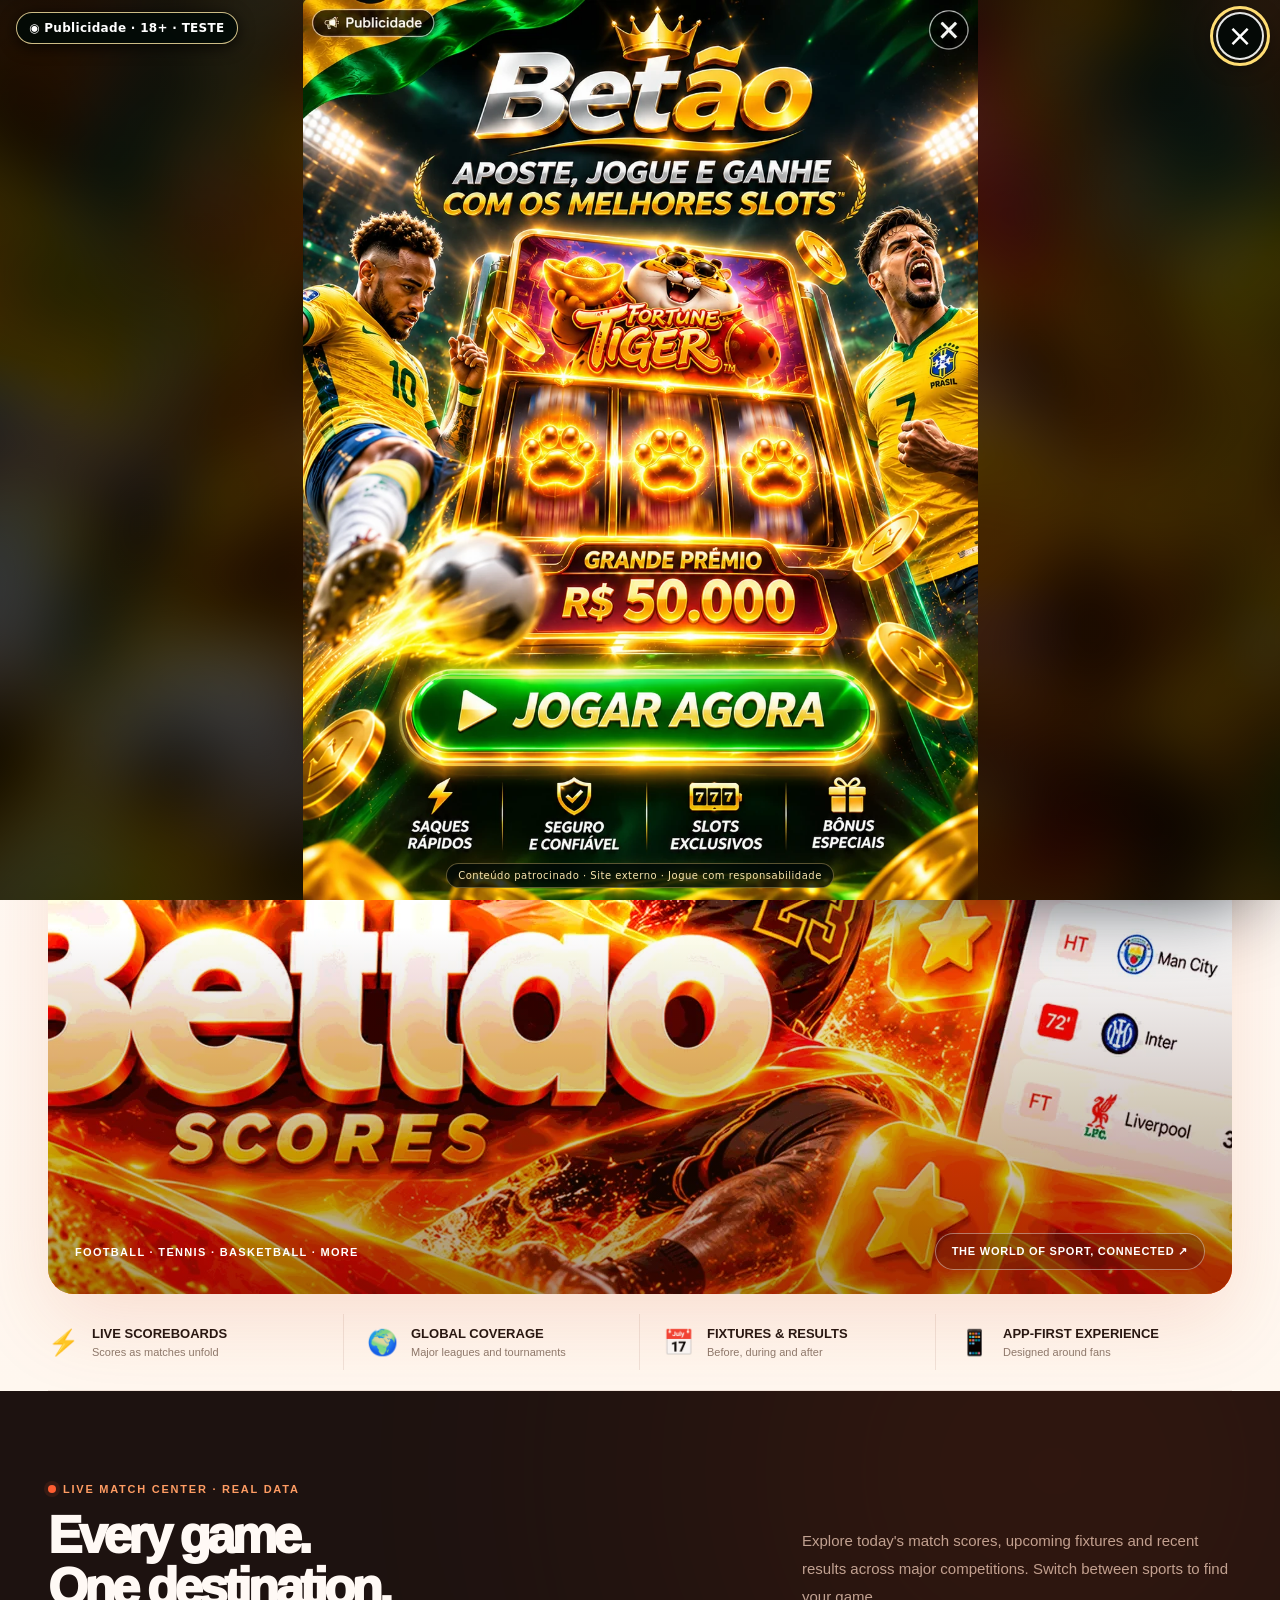
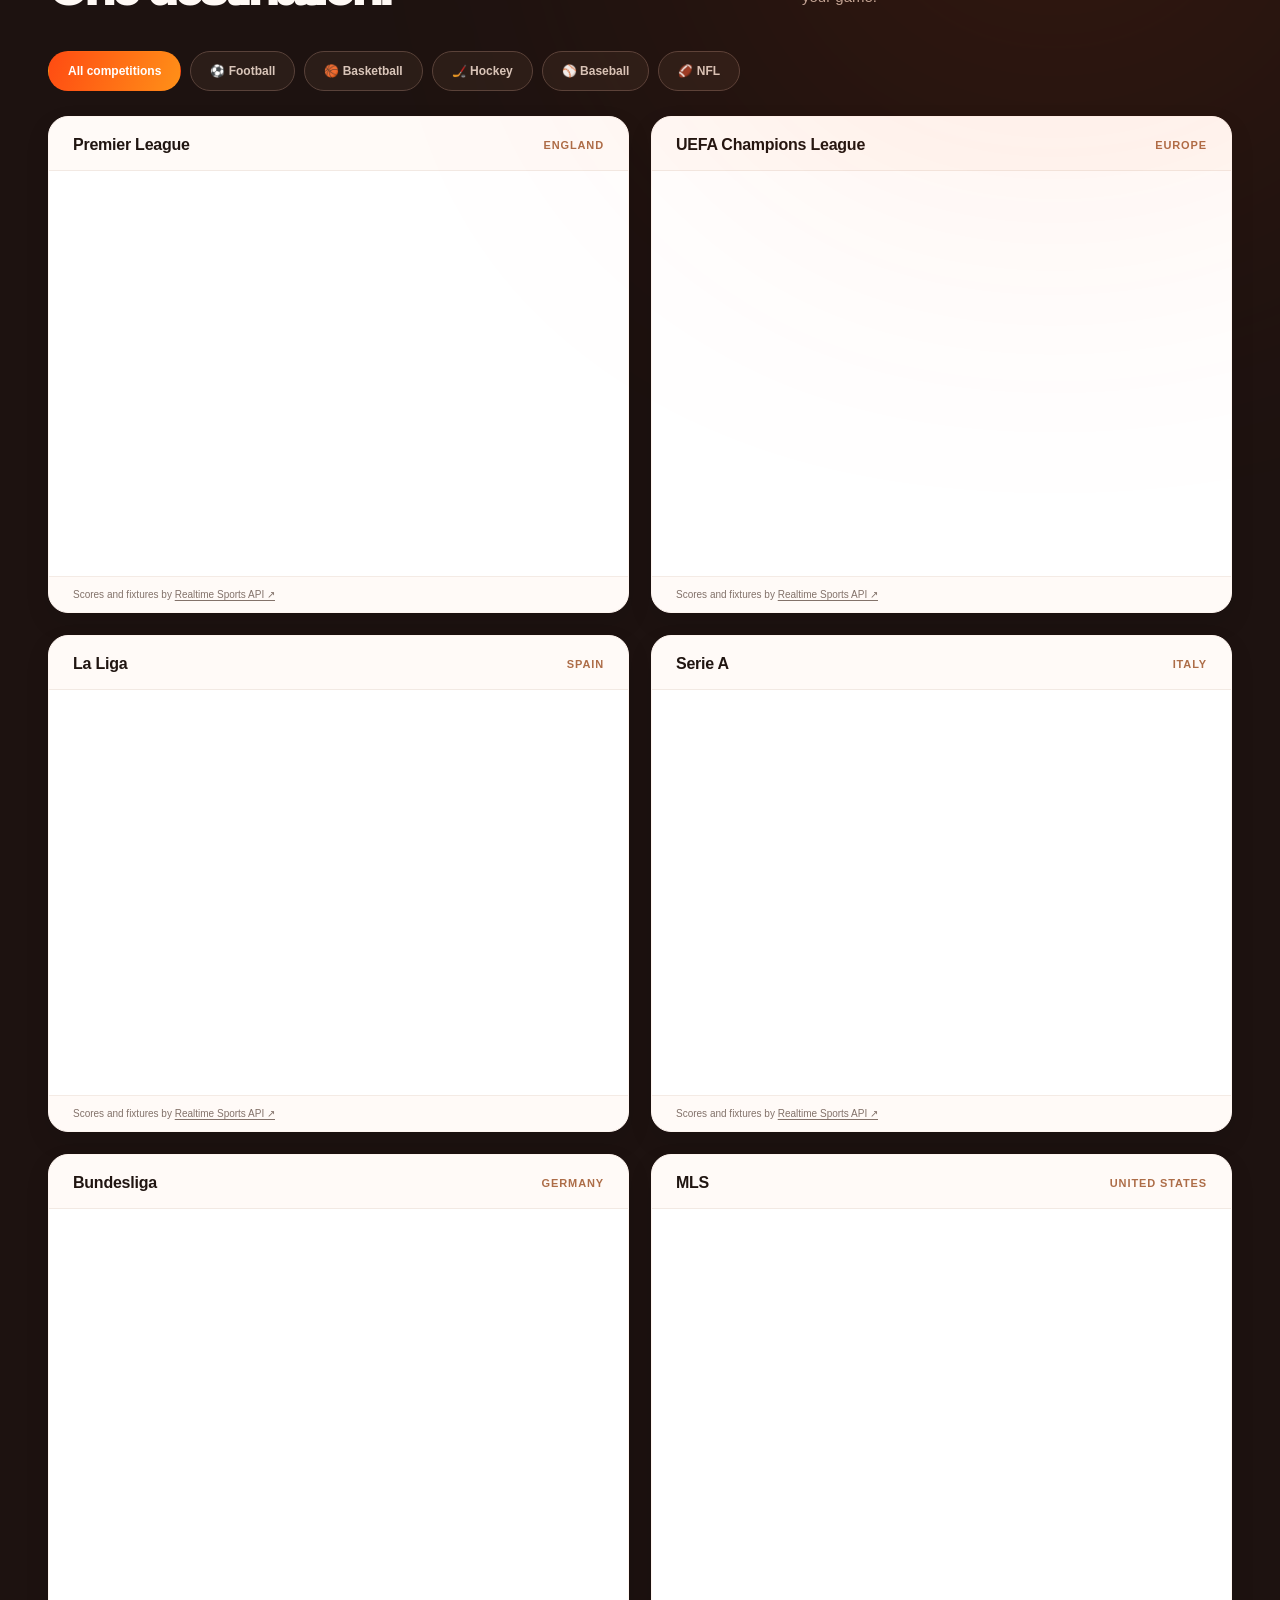
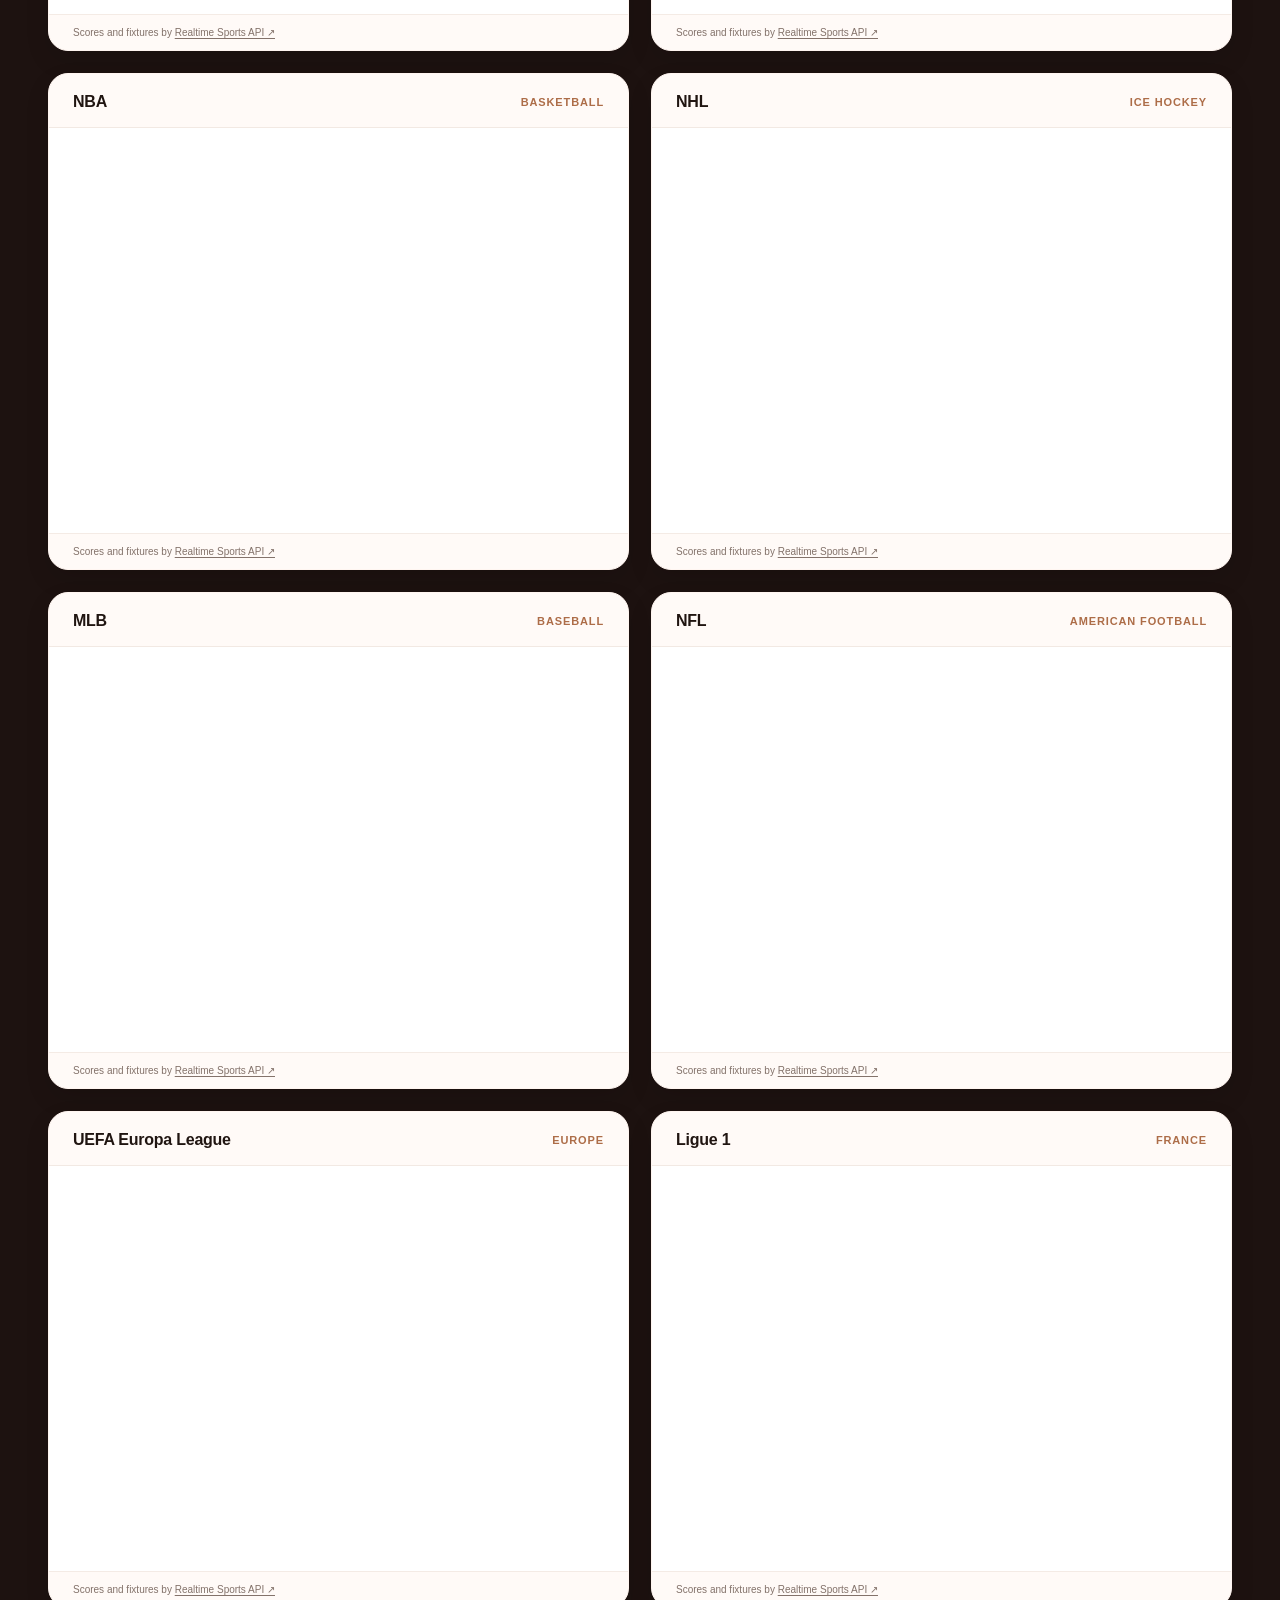
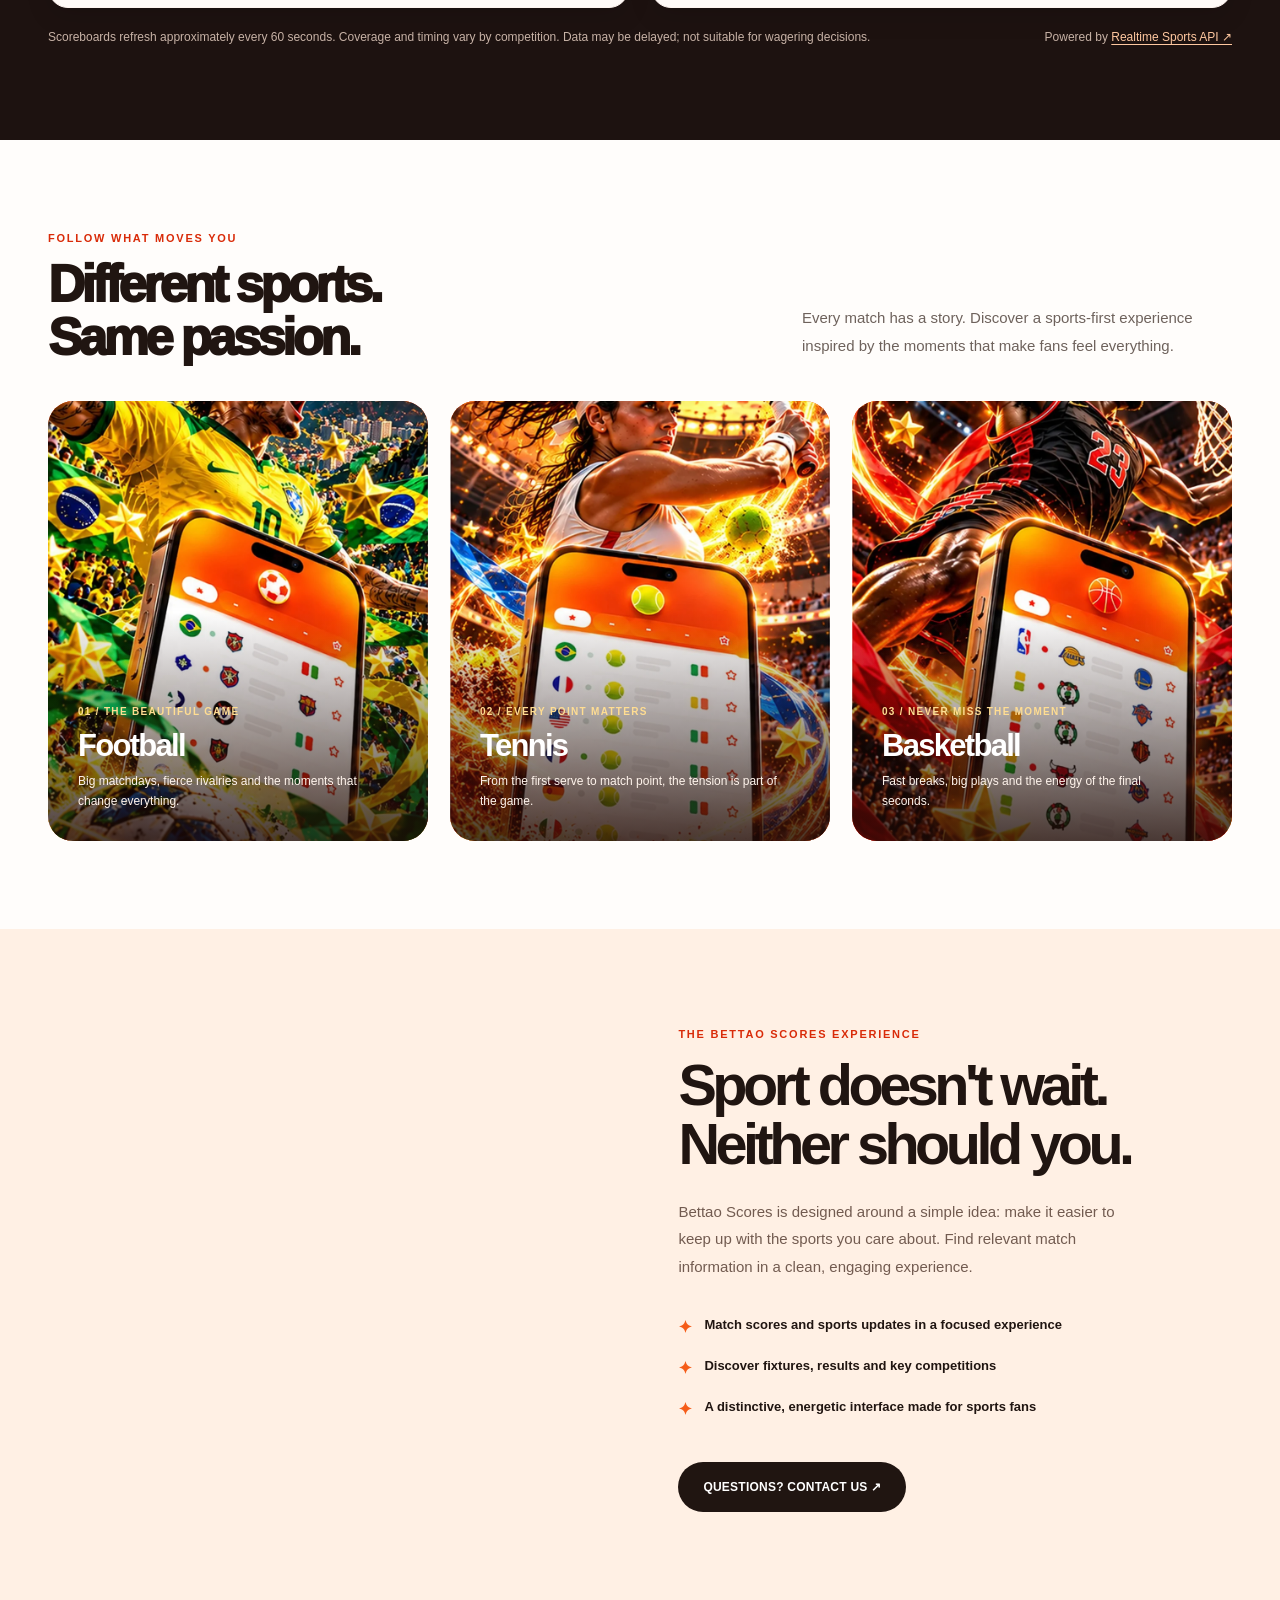
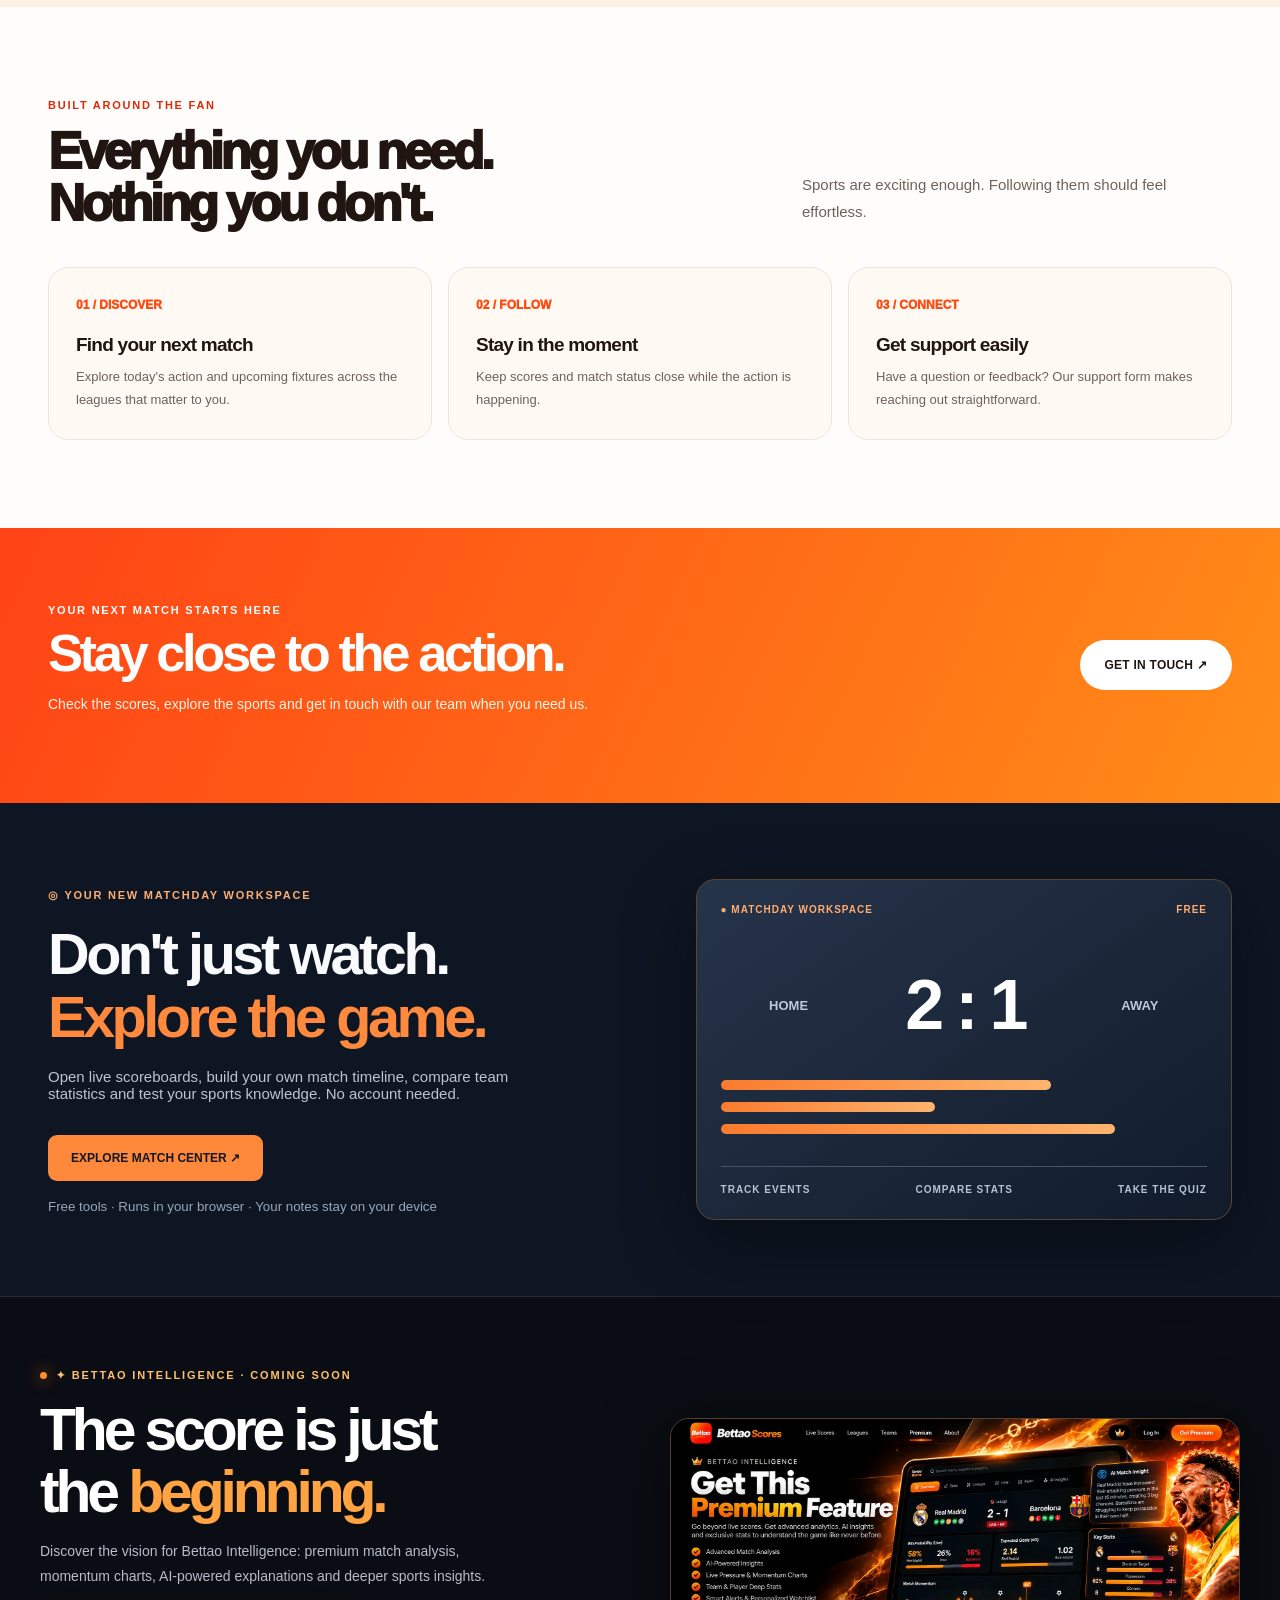
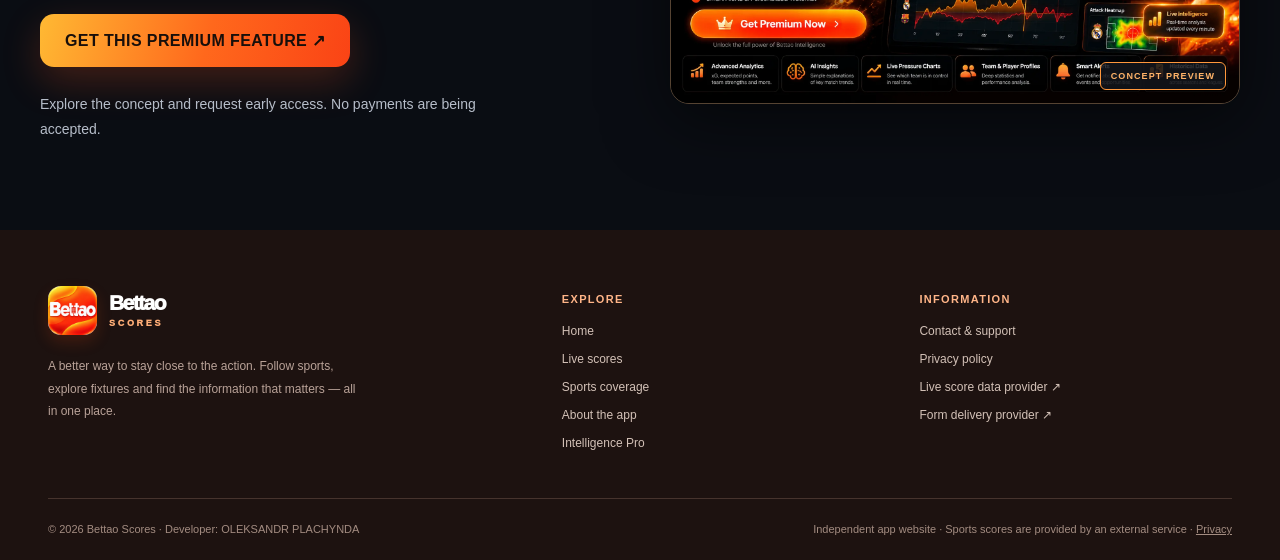
<file: index.html>
<!DOCTYPE html>

<html lang="en"><head><meta charset="utf-8"/><meta content="width=device-width, initial-scale=1" name="viewport"/><meta content="#fff8f2" name="theme-color"/><meta content="light" name="color-scheme"/><meta content="OLEKSANDR PLACHYNDA" name="author"/><link href="favicon.png" rel="icon" type="image/png"/><link href="apple-touch-icon.png" rel="apple-touch-icon"/><link href="styles.css" rel="stylesheet"/><script>document.documentElement.classList.add('js-ready')</script><script defer="" src="main.js"></script><title>Bettao Scores — Follow the Game. Feel Every Moment.</title><meta content="Bettao Scores sports app. Explore live football, basketball, hockey, baseball and NFL scoreboards, match results and upcoming fixtures." name="description"/><meta content="Bettao Scores — Follow the Game. Feel Every Moment." property="og:title"/><meta content="Bettao Scores sports app. Explore live football, basketball, hockey, baseball and NFL scoreboards, match results and upcoming fixtures." property="og:description"/><meta content="hero-banner.webp" property="og:image"/><meta content="website" property="og:type"/><link href="premium.css" rel="stylesheet"/><link href="match-center.css" rel="stylesheet"/></head><body><div class="topbar"><div class="shell"><span><span class="spark">✦</span> THE GAME NEVER STOPS. NEITHER DO WE.</span><span class="topbar-right">BETTAO SCORES · SPORTS, IN REAL TIME</span></div></div><header class="header"><div class="shell header-inner"><a aria-label="Bettao Scores homepage" class="brand" href="index.html"><img alt="" height="49" src="app-icon.webp" width="49"/><span class="brand-word">Bettao<small>SCORES</small></span></a><nav aria-label="Main navigation" class="nav" id="site-nav"><a aria-current="page" href="index.html">Home</a><a href="index.html#live">Live scores</a><a href="index.html#sports">Sports</a><a href="match-center.html">◎ Match Center</a><a href="premium.html">✦ Intelligence Pro</a><a href="contact.html">Support</a><a href="privacy.html">Privacy</a></nav><a class="header-action" href="contact.html">CONTACT SUPPORT ↗</a><button aria-controls="site-nav" aria-expanded="false" aria-label="Open navigation" class="menu-toggle" type="button">☰</button></div></header><main><section class="hero"><div class="shell"><div class="hero-heading"><div><span class="eyebrow orange">BETTAO SCORES · BUILT FOR THE MOMENT</span><h1>All the action.<br/><em>Right here.</em></h1></div><div class="hero-side"><p>From the first whistle to the final point. A home for sports fans who want to stay connected to every moment.</p><a class="button hot" href="#live">EXPLORE LIVE SCORES <span aria-hidden="true">↗</span></a></div></div></div><div class="wide"><div class="hero-visual"><picture><source media="(max-width: 580px)" srcset="football-art.webp"/><img alt="Bettao Scores sports app promotional artwork featuring football, tennis, basketball and a phone interface" fetchpriority="high" height="877" src="hero-banner.webp" width="2048"/></picture><div class="hero-visual-footer"><span>FOOTBALL · TENNIS · BASKETBALL · MORE</span><strong>THE WORLD OF SPORT, CONNECTED ↗</strong></div></div></div><div class="shell metric-strip"><div class="metric"><span class="metric-icon">⚡</span><div><strong>LIVE SCOREBOARDS</strong><span>Scores as matches unfold</span></div></div><div class="metric"><span class="metric-icon">🌍</span><div><strong>GLOBAL COVERAGE</strong><span>Major leagues and tournaments</span></div></div><div class="metric"><span class="metric-icon">📅</span><div><strong>FIXTURES &amp; RESULTS</strong><span>Before, during and after</span></div></div><div class="metric"><span class="metric-icon">📱</span><div><strong>APP-FIRST EXPERIENCE</strong><span>Designed around fans</span></div></div></div></section><section class="score-section" id="live"><div class="wide"><div class="section-heading"><div><span class="eyebrow" style="color:#ff9c63"><span class="live-dot"></span>LIVE MATCH CENTER · REAL DATA</span><h2>Every game.<br/>One destination.</h2></div><p>Explore today's match scores, upcoming fixtures and recent results across major competitions. Switch between sports to find your game.</p></div><div aria-label="Filter scoreboards by sport" class="score-toolbar" role="group"><button aria-pressed="true" class="score-filter" data-sport-filter="all" type="button">All competitions</button><button aria-pressed="false" class="score-filter" data-sport-filter="football" type="button">⚽ Football</button><button aria-pressed="false" class="score-filter" data-sport-filter="basketball" type="button">🏀 Basketball</button><button aria-pressed="false" class="score-filter" data-sport-filter="hockey" type="button">🏒 Hockey</button><button aria-pressed="false" class="score-filter" data-sport-filter="baseball" type="button">⚾ Baseball</button><button aria-pressed="false" class="score-filter" data-sport-filter="football-us" type="button">🏈 NFL</button></div><div class="score-grid"><article class="score-card" data-sport-card="football"><div class="score-card-head"><strong>Premier League</strong><span>ENGLAND</span></div><iframe loading="lazy" referrerpolicy="strict-origin-when-cross-origin" src="https://www.realtimesportsapi.com/embed/scoreboard/premier-league" title="Premier League live scores, results and fixtures by Realtime Sports API"></iframe><div class="provider-note">Scores and fixtures by <a href="https://www.realtimesportsapi.com/widgets" rel="noopener noreferrer" target="_blank">Realtime Sports API ↗</a></div></article><article class="score-card" data-sport-card="football"><div class="score-card-head"><strong>UEFA Champions League</strong><span>EUROPE</span></div><iframe loading="lazy" referrerpolicy="strict-origin-when-cross-origin" src="https://www.realtimesportsapi.com/embed/scoreboard/champions-league" title="UEFA Champions League live scores, results and fixtures by Realtime Sports API"></iframe><div class="provider-note">Scores and fixtures by <a href="https://www.realtimesportsapi.com/widgets" rel="noopener noreferrer" target="_blank">Realtime Sports API ↗</a></div></article><article class="score-card" data-sport-card="football"><div class="score-card-head"><strong>La Liga</strong><span>SPAIN</span></div><iframe loading="lazy" referrerpolicy="strict-origin-when-cross-origin" src="https://www.realtimesportsapi.com/embed/scoreboard/la-liga" title="La Liga live scores, results and fixtures by Realtime Sports API"></iframe><div class="provider-note">Scores and fixtures by <a href="https://www.realtimesportsapi.com/widgets" rel="noopener noreferrer" target="_blank">Realtime Sports API ↗</a></div></article><article class="score-card" data-sport-card="football"><div class="score-card-head"><strong>Serie A</strong><span>ITALY</span></div><iframe loading="lazy" referrerpolicy="strict-origin-when-cross-origin" src="https://www.realtimesportsapi.com/embed/scoreboard/serie-a" title="Serie A live scores, results and fixtures by Realtime Sports API"></iframe><div class="provider-note">Scores and fixtures by <a href="https://www.realtimesportsapi.com/widgets" rel="noopener noreferrer" target="_blank">Realtime Sports API ↗</a></div></article><article class="score-card" data-sport-card="football"><div class="score-card-head"><strong>Bundesliga</strong><span>GERMANY</span></div><iframe loading="lazy" referrerpolicy="strict-origin-when-cross-origin" src="https://www.realtimesportsapi.com/embed/scoreboard/bundesliga" title="Bundesliga live scores, results and fixtures by Realtime Sports API"></iframe><div class="provider-note">Scores and fixtures by <a href="https://www.realtimesportsapi.com/widgets" rel="noopener noreferrer" target="_blank">Realtime Sports API ↗</a></div></article><article class="score-card" data-sport-card="football"><div class="score-card-head"><strong>MLS</strong><span>UNITED STATES</span></div><iframe loading="lazy" referrerpolicy="strict-origin-when-cross-origin" src="https://www.realtimesportsapi.com/embed/scoreboard/mls" title="MLS live scores, results and fixtures by Realtime Sports API"></iframe><div class="provider-note">Scores and fixtures by <a href="https://www.realtimesportsapi.com/widgets" rel="noopener noreferrer" target="_blank">Realtime Sports API ↗</a></div></article><article class="score-card" data-sport-card="basketball"><div class="score-card-head"><strong>NBA</strong><span>BASKETBALL</span></div><iframe loading="lazy" referrerpolicy="strict-origin-when-cross-origin" src="https://www.realtimesportsapi.com/embed/scoreboard/nba" title="NBA live scores, results and fixtures by Realtime Sports API"></iframe><div class="provider-note">Scores and fixtures by <a href="https://www.realtimesportsapi.com/widgets" rel="noopener noreferrer" target="_blank">Realtime Sports API ↗</a></div></article><article class="score-card" data-sport-card="hockey"><div class="score-card-head"><strong>NHL</strong><span>ICE HOCKEY</span></div><iframe loading="lazy" referrerpolicy="strict-origin-when-cross-origin" src="https://www.realtimesportsapi.com/embed/scoreboard/nhl" title="NHL live scores, results and fixtures by Realtime Sports API"></iframe><div class="provider-note">Scores and fixtures by <a href="https://www.realtimesportsapi.com/widgets" rel="noopener noreferrer" target="_blank">Realtime Sports API ↗</a></div></article><article class="score-card" data-sport-card="baseball"><div class="score-card-head"><strong>MLB</strong><span>BASEBALL</span></div><iframe loading="lazy" referrerpolicy="strict-origin-when-cross-origin" src="https://www.realtimesportsapi.com/embed/scoreboard/mlb" title="MLB live scores, results and fixtures by Realtime Sports API"></iframe><div class="provider-note">Scores and fixtures by <a href="https://www.realtimesportsapi.com/widgets" rel="noopener noreferrer" target="_blank">Realtime Sports API ↗</a></div></article><article class="score-card" data-sport-card="football-us"><div class="score-card-head"><strong>NFL</strong><span>AMERICAN FOOTBALL</span></div><iframe loading="lazy" referrerpolicy="strict-origin-when-cross-origin" src="https://www.realtimesportsapi.com/embed/scoreboard/nfl" title="NFL live scores, results and fixtures by Realtime Sports API"></iframe><div class="provider-note">Scores and fixtures by <a href="https://www.realtimesportsapi.com/widgets" rel="noopener noreferrer" target="_blank">Realtime Sports API ↗</a></div></article><article class="score-card" data-sport-card="football"><div class="score-card-head"><strong>UEFA Europa League</strong><span>EUROPE</span></div><iframe loading="lazy" referrerpolicy="strict-origin-when-cross-origin" src="https://www.realtimesportsapi.com/embed/scoreboard/europa-league" title="UEFA Europa League live scores, results and fixtures by Realtime Sports API"></iframe><div class="provider-note">Scores and fixtures by <a href="https://www.realtimesportsapi.com/widgets" rel="noopener noreferrer" target="_blank">Realtime Sports API ↗</a></div></article><article class="score-card" data-sport-card="football"><div class="score-card-head"><strong>Ligue 1</strong><span>FRANCE</span></div><iframe loading="lazy" referrerpolicy="strict-origin-when-cross-origin" src="https://www.realtimesportsapi.com/embed/scoreboard/ligue-1" title="Ligue 1 live scores, results and fixtures by Realtime Sports API"></iframe><div class="provider-note">Scores and fixtures by <a href="https://www.realtimesportsapi.com/widgets" rel="noopener noreferrer" target="_blank">Realtime Sports API ↗</a></div></article></div><div class="score-bottom"><span>Scoreboards refresh approximately every 60 seconds. Coverage and timing vary by competition. Data may be delayed; not suitable for wagering decisions.</span><span>Powered by <a href="https://www.realtimesportsapi.com/widgets" rel="noopener noreferrer" target="_blank">Realtime Sports API ↗</a></span></div></div></section><section class="section" id="sports"><div class="shell"><div class="section-heading"><div><span class="eyebrow orange">FOLLOW WHAT MOVES YOU</span><h2>Different sports.<br/>Same passion.</h2></div><p>Every match has a story. Discover a sports-first experience inspired by the moments that make fans feel everything.</p></div><div class="category-grid"><article class="category-card reveal"><img alt="Football-inspired Bettao Scores promotional art" loading="lazy" src="football-art.webp"/><div class="category-card-content"><span class="tag">01 / THE BEAUTIFUL GAME</span><h3>Football</h3><p>Big matchdays, fierce rivalries and the moments that change everything.</p></div></article><article class="category-card reveal"><img alt="Tennis-inspired Bettao Scores promotional art" loading="lazy" src="tennis-art.webp"/><div class="category-card-content"><span class="tag">02 / EVERY POINT MATTERS</span><h3>Tennis</h3><p>From the first serve to match point, the tension is part of the game.</p></div></article><article class="category-card reveal"><img alt="Basketball-inspired Bettao Scores promotional art" loading="lazy" src="basketball-art.webp"/><div class="category-card-content"><span class="tag">03 / NEVER MISS THE MOMENT</span><h3>Basketball</h3><p>Fast breaks, big plays and the energy of the final seconds.</p></div></article></div></div></section><section class="product-band" id="about"><div class="shell product-grid"><div class="product-visual reveal"><img alt="Bettao Scores promotional artwork showing a multi-sport app experience" loading="lazy" src="sports-art.webp"/></div><div class="product-copy"><span class="eyebrow orange">THE BETTAO SCORES EXPERIENCE</span><h2>Sport doesn't wait.<br/>Neither should you.</h2><p>Bettao Scores is designed around a simple idea: make it easier to keep up with the sports you care about. Find relevant match information in a clean, engaging experience.</p><ul class="feature-list"><li><span>✦</span> Match scores and sports updates in a focused experience</li><li><span>✦</span> Discover fixtures, results and key competitions</li><li><span>✦</span> A distinctive, energetic interface made for sports fans</li></ul><a class="button primary" href="contact.html">QUESTIONS? CONTACT US ↗</a></div></div></section><section class="section"><div class="shell"><div class="section-heading"><div><span class="eyebrow orange">BUILT AROUND THE FAN</span><h2>Everything you need.<br/>Nothing you don't.</h2></div><p>Sports are exciting enough. Following them should feel effortless.</p></div><div class="info-tiles"><div class="info-tile"><span class="number">01 / DISCOVER</span><h3>Find your next match</h3><p>Explore today's action and upcoming fixtures across the leagues that matter to you.</p></div><div class="info-tile"><span class="number">02 / FOLLOW</span><h3>Stay in the moment</h3><p>Keep scores and match status close while the action is happening.</p></div><div class="info-tile"><span class="number">03 / CONNECT</span><h3>Get support easily</h3><p>Have a question or feedback? Our support form makes reaching out straightforward.</p></div></div></div></section><section class="cta-band"><div class="shell cta-inner"><div><span class="eyebrow">YOUR NEXT MATCH STARTS HERE</span><h2>Stay close to the action.</h2><p>Check the scores, explore the sports and get in touch with our team when you need us.</p></div><a class="button white" href="contact.html">GET IN TOUCH ↗</a></div></section><section aria-labelledby="mc-home-title" class="mc-home-feature"><div class="shell mc-home-inner"><div><span class="mc-home-kicker">◎ YOUR NEW MATCHDAY WORKSPACE</span><h2 id="mc-home-title">Don't just watch.<br/><em>Explore the game.</em></h2><p>Open live scoreboards, build your own match timeline, compare team statistics and test your sports knowledge. No account needed.</p><a class="mc-home-button" href="match-center.html">EXPLORE MATCH CENTER ↗</a><small>Free tools · Runs in your browser · Your notes stay on your device</small></div><div aria-hidden="true" class="mc-home-visual"><div class="mc-v-top"><span>● MATCHDAY WORKSPACE</span><span>FREE</span></div><div class="mc-v-teams"><span>HOME</span><strong>2 : 1</strong><span>AWAY</span></div><div class="mc-v-bars"><i style="width:68%"></i><i style="width:44%"></i><i style="width:81%"></i></div><div class="mc-v-footer"><span>TRACK EVENTS</span><span>COMPARE STATS</span><span>TAKE THE QUIZ</span></div></div></div></section><section aria-labelledby="intelligence-heading" class="pro-home-teaser"><div class="pro-wrap pro-home-grid"><div><span class="pro-kicker">✦ Bettao Intelligence · Coming soon</span><h2 id="intelligence-heading">The score is just<br/>the <em>beginning.</em></h2><p>Discover the vision for Bettao Intelligence: premium match analysis, momentum charts, AI-powered explanations and deeper sports insights.</p><div class="pro-actions"><a class="pro-button" href="premium.html">GET THIS PREMIUM FEATURE ↗</a></div><p class="pro-fine">Explore the concept and request early access. No payments are being accepted.</p></div><a aria-label="Explore Bettao Intelligence concept" class="pro-home-image" href="premium.html"><img alt="Illustrative concept of a premium sports analytics interface" height="1024" loading="lazy" src="premium-preview.webp" width="1728"/></a></div></section></main><footer class="footer"><div class="shell"><div class="footer-grid"><div><a class="brand" href="index.html"><img alt="" height="49" src="app-icon.webp" width="49"/><span class="brand-word">Bettao<small>SCORES</small></span></a><p class="footer-desc">A better way to stay close to the action. Follow sports, explore fixtures and find the information that matters — all in one place.</p></div><div><h4>Explore</h4><div class="footer-links"><a href="index.html">Home</a><a href="index.html#live">Live scores</a><a href="index.html#sports">Sports coverage</a><a href="index.html#about">About the app</a><a href="premium.html">Intelligence Pro</a></div></div><div><h4>Information</h4><div class="footer-links"><a href="contact.html">Contact &amp; support</a><a href="privacy.html">Privacy policy</a><a href="https://www.realtimesportsapi.com/widgets" rel="noopener noreferrer" target="_blank">Live score data provider ↗</a><a href="https://formspree.io/" rel="noopener noreferrer" target="_blank">Form delivery provider ↗</a></div></div></div><div class="footer-bottom"><span>© 2026 Bettao Scores · Developer: OLEKSANDR PLACHYNDA</span><span>Independent app website · Sports scores are provided by an external service · <a href="privacy.html">Privacy</a></span></div></div></footer><aside aria-label="Discover Bettao Match Center" class="mc-float mc-float-premium" hidden id="mc-float" role="complementary">
  <button aria-label="Close Match Center promotion" class="mc-float-close" id="mc-float-close" type="button">×</button>
  <div class="mc-float-art" aria-hidden="true"><div class="mc-float-orbit orbit-one"></div><div class="mc-float-orbit orbit-two"></div><div class="mc-float-core"><span class="mc-float-core-ball">⚽</span></div><span class="mc-float-art-star star-one">✦</span><span class="mc-float-art-star star-two">✧</span></div>
  <div class="mc-float-content">
    <div class="mc-float-topline"><span class="mc-float-live-dot"></span><span data-promo-i18n="eyebrow">FREE · MATCH INTELLIGENCE</span></div>
    <h2 data-promo-i18n="headline">Go beyond<br><em>the score.</em></h2>
    <p data-promo-i18n="description">Explore win probabilities, team form and interactive match insights.</p>
    <div class="mc-float-points"><span data-promo-i18n="point1">◈ Model insights</span><span data-promo-i18n="point2">↻ Team comparisons</span></div>
    <a class="mc-float-cta" href="match-center.html" data-promo-cta><span data-promo-i18n="cta">EXPLORE MATCH CENTER</span><span aria-hidden="true" class="mc-float-cta-arrow">↗</span></a>
    <div class="mc-float-micro" data-promo-i18n="footnote">Free to explore · No signup</div>
  </div>
</aside><link rel="stylesheet" href="bettao-visuals.css?v=11"><link rel="stylesheet" href="match-center-promo-premium.css?v=11"><script defer src="bettao-visuals.js?v=11"></script><script defer src="match-center-promo.js?v=11"></script>
<!-- BETÃO SPONSORED VIDEO TAKEOVER v13 — TEST REPOSITORY: full-screen on every fresh load, any country. -->
<div class="bta-ad" id="bta-geo-ad" role="dialog" aria-modal="true" aria-label="Publicidade Betão" hidden>
  <div class="bta-ad__stage">
    <div class="bta-ad__visual">
      <img class="bta-ad__fallback" src="betao-premium-ad-poster.webp" alt="" aria-hidden="true" />
      <video class="bta-ad__video" muted autoplay loop playsinline webkit-playsinline preload="metadata" poster="betao-premium-ad-poster.webp" aria-hidden="true"><source src="betao-premium-ad.mp4" type="video/mp4"></video>
      <a class="bta-ad__click" href="#" data-bta-link aria-label="JOGAR AGORA — abrir site do anunciante Betão"><span class="bta-ad__cta-hit" aria-hidden="true"></span></a>
    </div>
  </div>
  <div class="bta-ad__top"><span class="bta-ad__label">◉ Publicidade · 18+</span><button type="button" class="bta-ad__close" data-bta-close aria-label="Fechar publicidade">×</button></div>
  <div class="bta-ad__foot"><span>Conteúdo patrocinado · Site externo · Jogue com responsabilidade</span></div>
</div>
<link rel="stylesheet" href="geo-ad.css?v=13-clickfix1" />
<script defer src="geo-ad-config.js?v=13-clickfix1"></script>
<script defer src="geo-ad.js?v=13-clickfix1"></script>
</body></html>
</file>
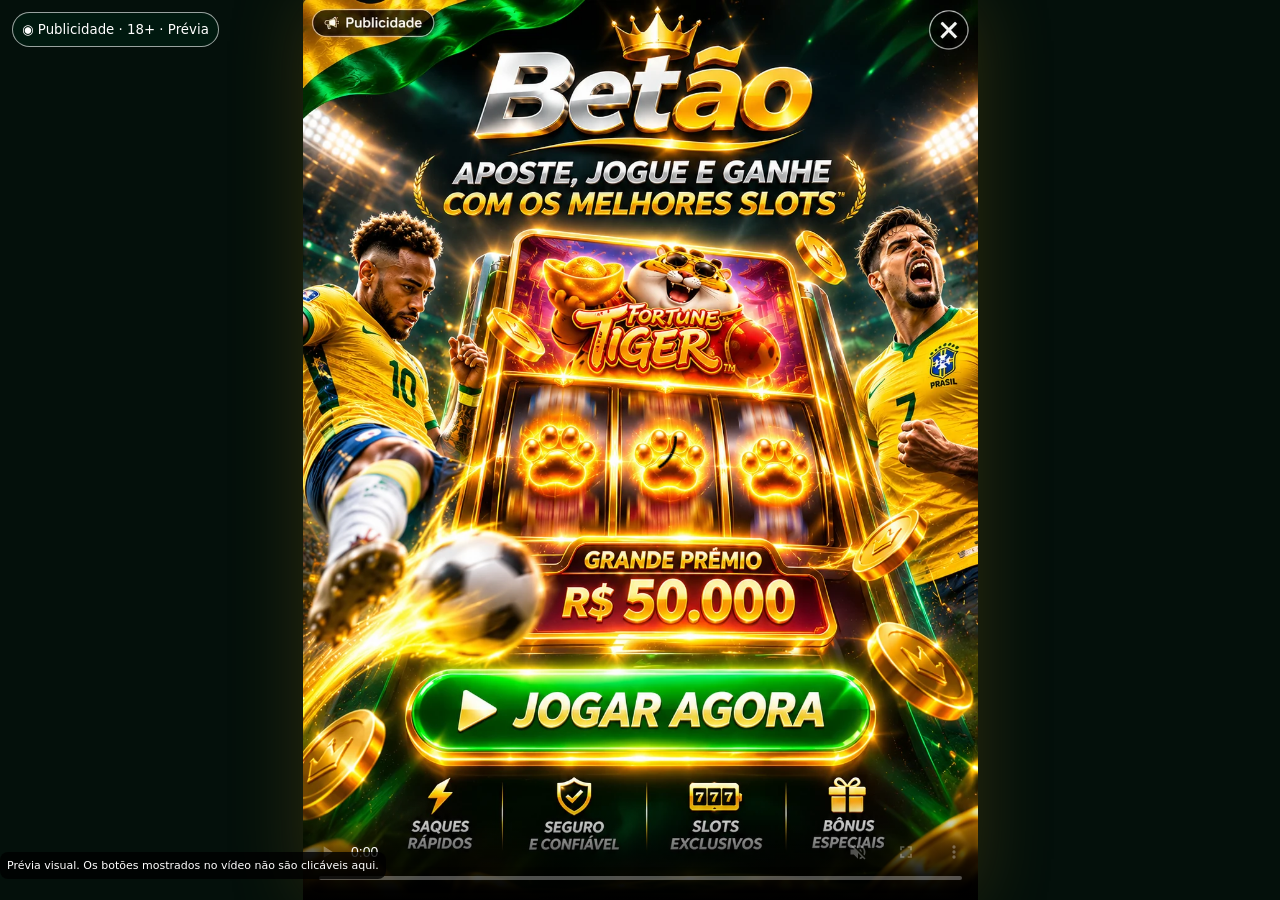
<file: BETAO_AD_PREVIEW.html>
<!doctype html><html lang="pt-BR"><head><meta charset="utf-8"><meta name="viewport" content="width=device-width,initial-scale=1,viewport-fit=cover"><title>Prévia BETÃO — vídeo publicitário</title><style>html,body{margin:0;background:#04100b;color:#fff;font-family:system-ui;height:100%}main{min-height:100dvh;display:grid;place-items:center}video{display:block;width:min(100vw,75dvh);max-height:100dvh;object-fit:contain;box-shadow:0 0 70px #a87c183f}small{position:fixed;top:12px;left:12px;background:#001b11dc;border:1px solid #fff9;border-radius:20px;padding:9px;z-index:3}p{position:fixed;bottom:10px;background:#000c;padding:7px;border-radius:8px;font-size:11px;text-align:center}</style></head><body><small>◉ Publicidade · 18+ · Prévia</small><main><video src="betao-premium-ad.mp4" poster="betao-premium-ad-poster.webp" muted autoplay playsinline loop controls></video></main><p>Prévia visual. Os botões mostrados no vídeo não são clicáveis aqui.</p></body></html>
</file>
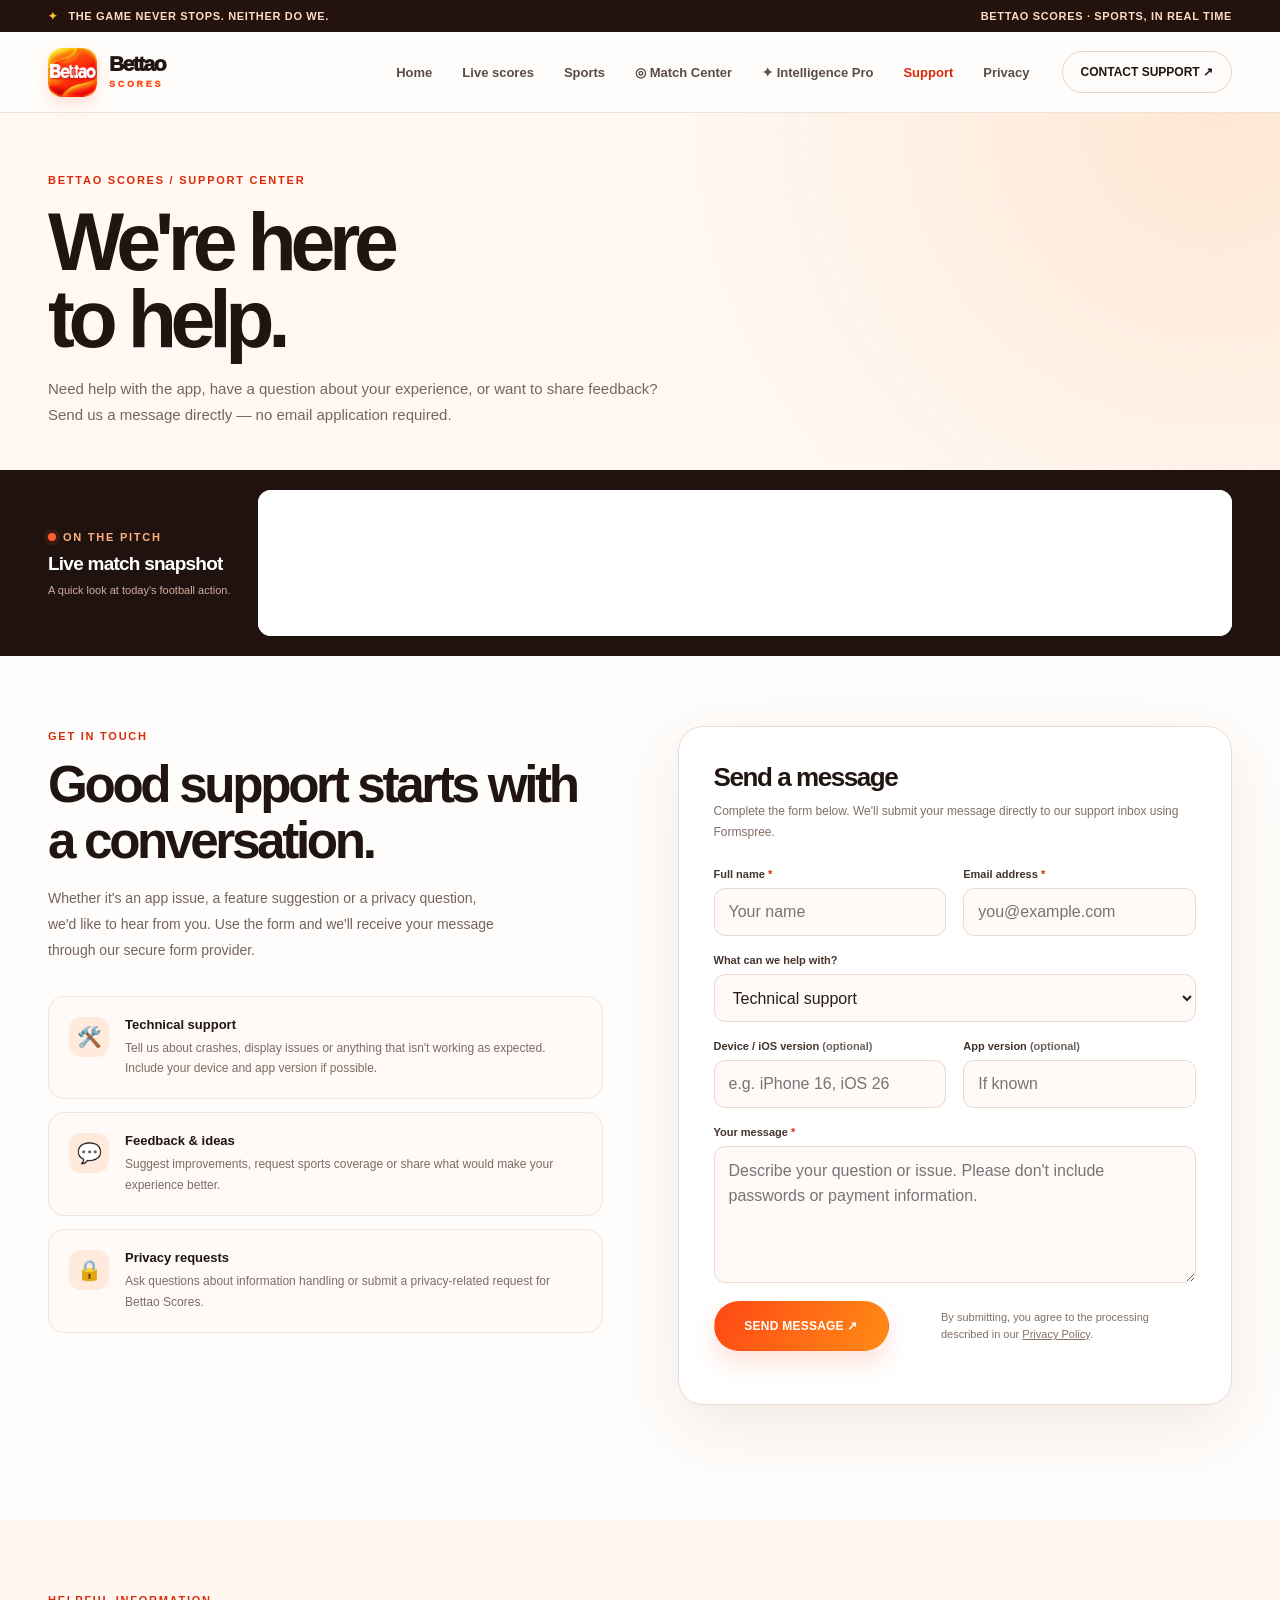
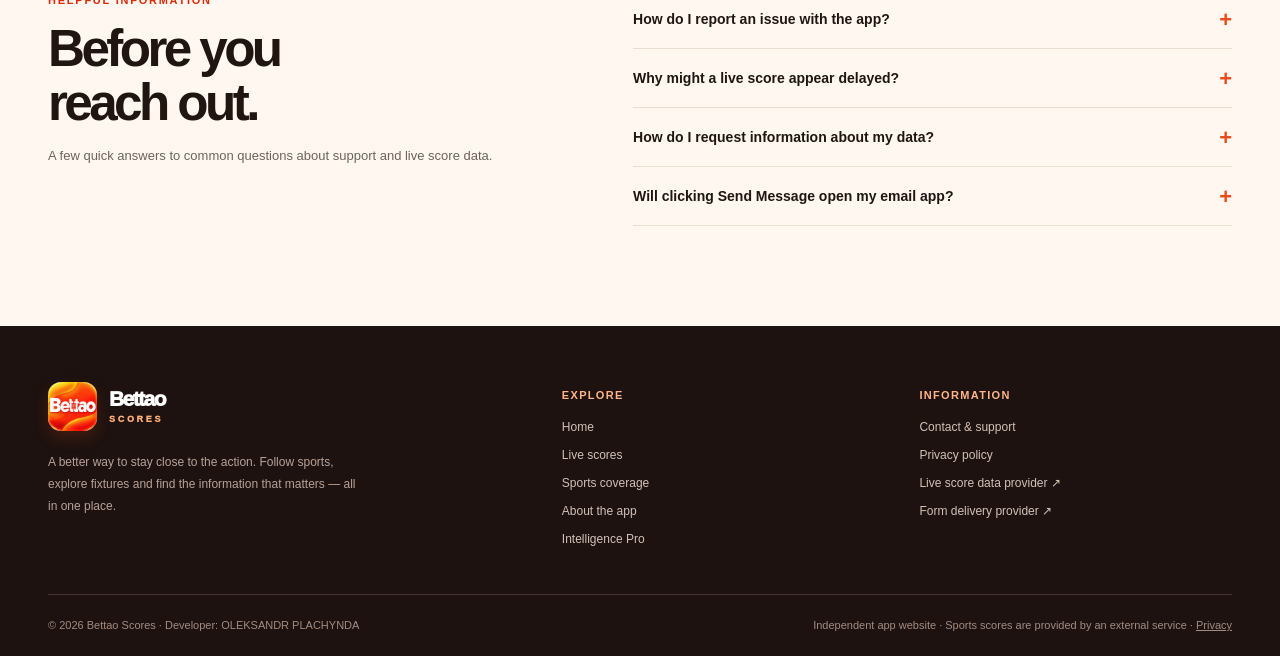
<file: contact.html>
<!DOCTYPE html>

<html lang="en"><head><meta charset="utf-8"/><meta content="width=device-width, initial-scale=1" name="viewport"/><meta content="#fff8f2" name="theme-color"/><meta content="light" name="color-scheme"/><meta content="OLEKSANDR PLACHYNDA" name="author"/><link href="favicon.png" rel="icon" type="image/png"/><link href="apple-touch-icon.png" rel="apple-touch-icon"/><link href="styles.css" rel="stylesheet"/><script>document.documentElement.classList.add('js-ready')</script><script defer="" src="main.js"></script><title>Contact &amp; Support — Bettao Scores</title><meta content="Contact Bettao Scores support directly. Ask questions, report issues or send feedback through our secure message form." name="description"/><meta content="Contact &amp; Support — Bettao Scores" property="og:title"/><meta content="Contact Bettao Scores support directly. Ask questions, report issues or send feedback through our secure message form." property="og:description"/><meta content="hero-banner.webp" property="og:image"/><meta content="website" property="og:type"/></head><body><div class="topbar"><div class="shell"><span><span class="spark">✦</span> THE GAME NEVER STOPS. NEITHER DO WE.</span><span class="topbar-right">BETTAO SCORES · SPORTS, IN REAL TIME</span></div></div><header class="header"><div class="shell header-inner"><a aria-label="Bettao Scores homepage" class="brand" href="index.html"><img alt="" height="49" src="app-icon.webp" width="49"/><span class="brand-word">Bettao<small>SCORES</small></span></a><nav aria-label="Main navigation" class="nav" id="site-nav"><a href="index.html">Home</a><a href="index.html#live">Live scores</a><a href="index.html#sports">Sports</a><a href="match-center.html">◎ Match Center</a><a href="premium.html">✦ Intelligence Pro</a><a aria-current="page" href="contact.html">Support</a><a href="privacy.html">Privacy</a></nav><a class="header-action" href="contact.html">CONTACT SUPPORT ↗</a><button aria-controls="site-nav" aria-expanded="false" aria-label="Open navigation" class="menu-toggle" type="button">☰</button></div></header><main><section class="inner-hero"><div class="shell"><span class="eyebrow orange">BETTAO SCORES / SUPPORT CENTER</span><h1>We're here<br/>to help.</h1><p>Need help with the app, have a question about your experience, or want to share feedback? Send us a message directly — no email application required.</p></div></section><section aria-label="Compact live sports scores" class="compact-score"><div class="shell compact-inner"><div class="compact-title"><div><span class="eyebrow" style="color:#ffb07e"><span class="live-dot"></span>ON THE PITCH</span><strong>Live match snapshot</strong></div><p>A quick look at today's football action.</p></div><div class="compact-score-window"><iframe loading="lazy" referrerpolicy="strict-origin-when-cross-origin" src="https://www.realtimesportsapi.com/embed/scoreboard/premier-league" title="Premier League live score snapshot from Realtime Sports API"></iframe></div></div></section><section class="contact-section"><div class="shell contact-layout"><div class="contact-copy"><span class="eyebrow orange">GET IN TOUCH</span><h2>Good support starts with a conversation.</h2><p>Whether it's an app issue, a feature suggestion or a privacy question, we'd like to hear from you. Use the form and we'll receive your message through our secure form provider.</p><div class="help-list"><div class="help-item"><span class="icon">🛠️</span><div><strong>Technical support</strong><p>Tell us about crashes, display issues or anything that isn't working as expected. Include your device and app version if possible.</p></div></div><div class="help-item"><span class="icon">💬</span><div><strong>Feedback &amp; ideas</strong><p>Suggest improvements, request sports coverage or share what would make your experience better.</p></div></div><div class="help-item"><span class="icon">🔒</span><div><strong>Privacy requests</strong><p>Ask questions about information handling or submit a privacy-related request for Bettao Scores.</p></div></div></div></div><div class="contact-form-wrap"><h3>Send a message</h3><p class="intro">Complete the form below. We'll submit your message directly to our support inbox using Formspree.</p><form action="https://formspree.io/f/xwlvrzkl" id="contact-form" method="POST"><input aria-hidden="true" autocomplete="off" class="sr-only" name="_gotcha" tabindex="-1" type="text"/><div class="form-grid"><div class="field"><label for="name">Full name <span class="req">*</span></label><input autocomplete="name" id="name" maxlength="120" name="name" placeholder="Your name" required="" type="text"/></div><div class="field"><label for="email">Email address <span class="req">*</span></label><input autocomplete="email" id="email" maxlength="200" name="email" placeholder="you@example.com" required="" type="email"/></div></div><div class="field"><label for="topic">What can we help with?</label><select id="topic" name="topic"><option value="Technical support">Technical support</option><option value="App feedback">App feedback</option><option value="Scores or coverage">Scores or coverage</option><option value="Privacy request">Privacy request</option><option value="General question">General question</option></select></div><div class="form-grid"><div class="field"><label for="device">Device / iOS version <span class="subtle">(optional)</span></label><input id="device" maxlength="120" name="device" placeholder="e.g. iPhone 16, iOS 26" type="text"/></div><div class="field"><label for="appversion">App version <span class="subtle">(optional)</span></label><input id="appversion" maxlength="50" name="appversion" placeholder="If known" type="text"/></div></div><div class="field"><label for="message">Your message <span class="req">*</span></label><textarea id="message" maxlength="5000" minlength="10" name="message" placeholder="Describe your question or issue. Please don't include passwords or payment information." required=""></textarea></div><div class="form-foot"><button class="button hot" type="submit">SEND MESSAGE ↗</button><span class="form-privacy">By submitting, you agree to the processing described in our <a href="privacy.html">Privacy Policy</a>.</span></div><p aria-live="polite" class="form-status" id="form-status" role="status"></p></form></div></div></section><section class="faq-section"><div class="shell faq-layout"><div><span class="eyebrow orange">HELPFUL INFORMATION</span><h2>Before you<br/>reach out.</h2><p class="subtle" style="font-size:13px;line-height:1.8">A few quick answers to common questions about support and live score data.</p></div><div><details class="faq-item"><summary>How do I report an issue with the app?</summary><p>Choose “Technical support” in the form and describe what happened. Including your device model, iOS version, app version and the steps that led to the issue helps us understand it.</p></details><details class="faq-item"><summary>Why might a live score appear delayed?</summary><p>Live scores on this website are provided by a third-party sports data service and may update with a delay. Refresh intervals and available competitions depend on the provider.</p></details><details class="faq-item"><summary>How do I request information about my data?</summary><p>Select “Privacy request” in the contact form. Please don't send sensitive identification documents unless specifically requested through a secure process.</p></details><details class="faq-item"><summary>Will clicking Send Message open my email app?</summary><p>No. The form sends directly to our form-processing provider, Formspree, and displays a confirmation when your submission is accepted.</p></details></div></div></section></main><footer class="footer"><div class="shell"><div class="footer-grid"><div><a class="brand" href="index.html"><img alt="" height="49" src="app-icon.webp" width="49"/><span class="brand-word">Bettao<small>SCORES</small></span></a><p class="footer-desc">A better way to stay close to the action. Follow sports, explore fixtures and find the information that matters — all in one place.</p></div><div><h4>Explore</h4><div class="footer-links"><a href="index.html">Home</a><a href="index.html#live">Live scores</a><a href="index.html#sports">Sports coverage</a><a href="index.html#about">About the app</a><a href="premium.html">Intelligence Pro</a></div></div><div><h4>Information</h4><div class="footer-links"><a href="contact.html">Contact &amp; support</a><a href="privacy.html">Privacy policy</a><a href="https://www.realtimesportsapi.com/widgets" rel="noopener noreferrer" target="_blank">Live score data provider ↗</a><a href="https://formspree.io/" rel="noopener noreferrer" target="_blank">Form delivery provider ↗</a></div></div></div><div class="footer-bottom"><span>© 2026 Bettao Scores · Developer: OLEKSANDR PLACHYNDA</span><span>Independent app website · Sports scores are provided by an external service · <a href="privacy.html">Privacy</a></span></div></div></footer></body></html>
</file>
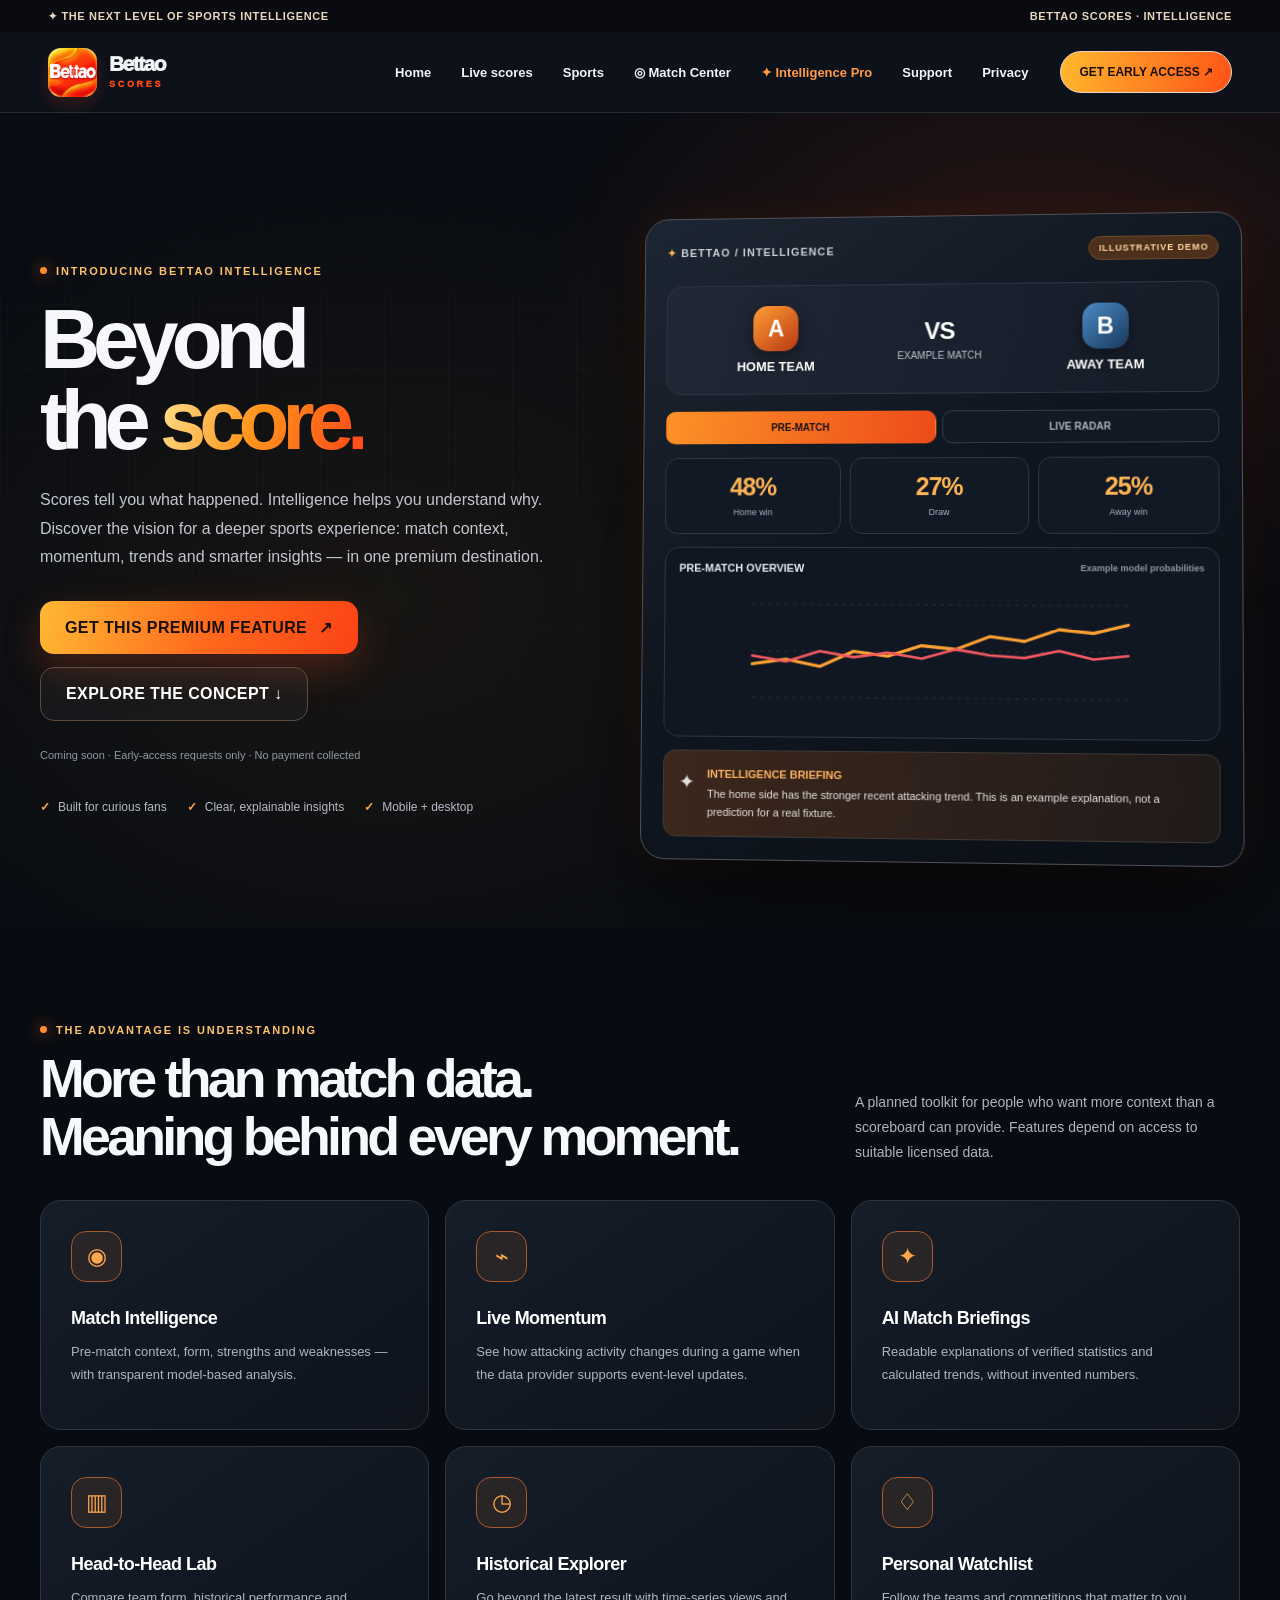
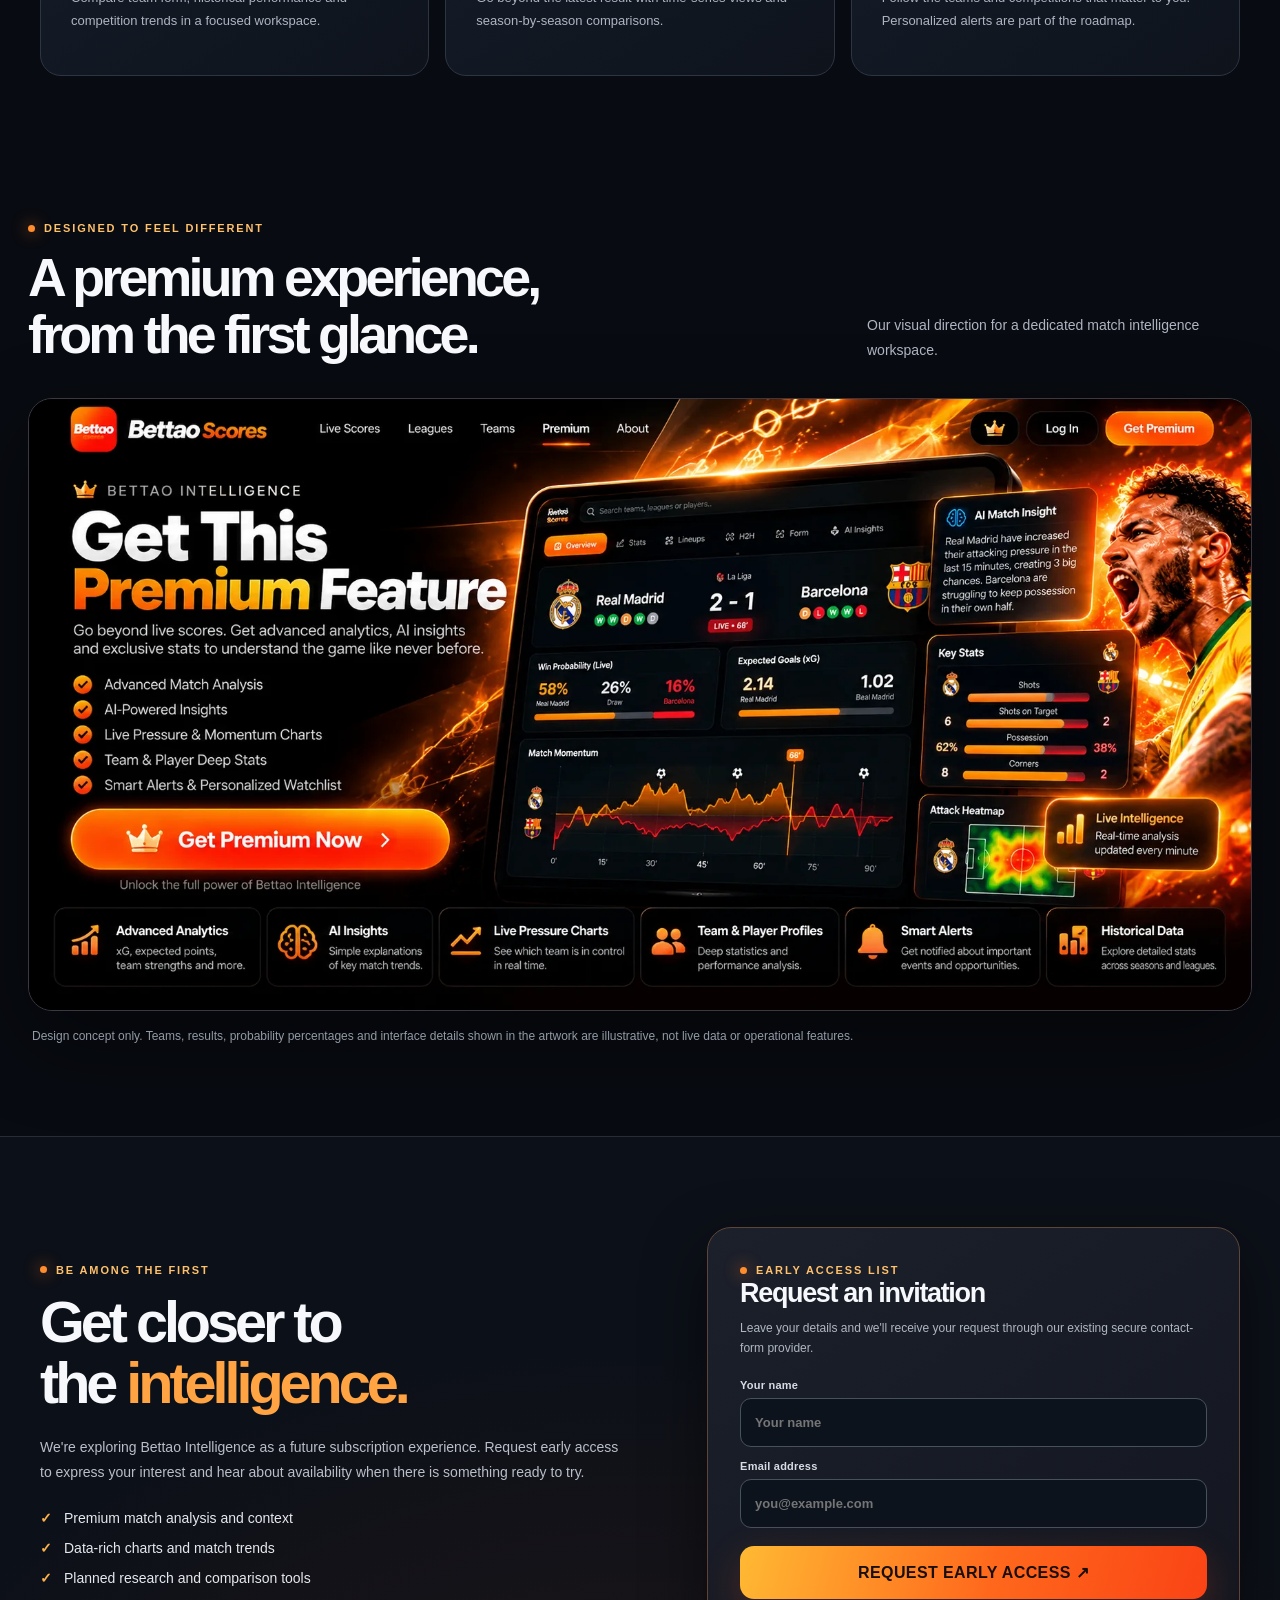
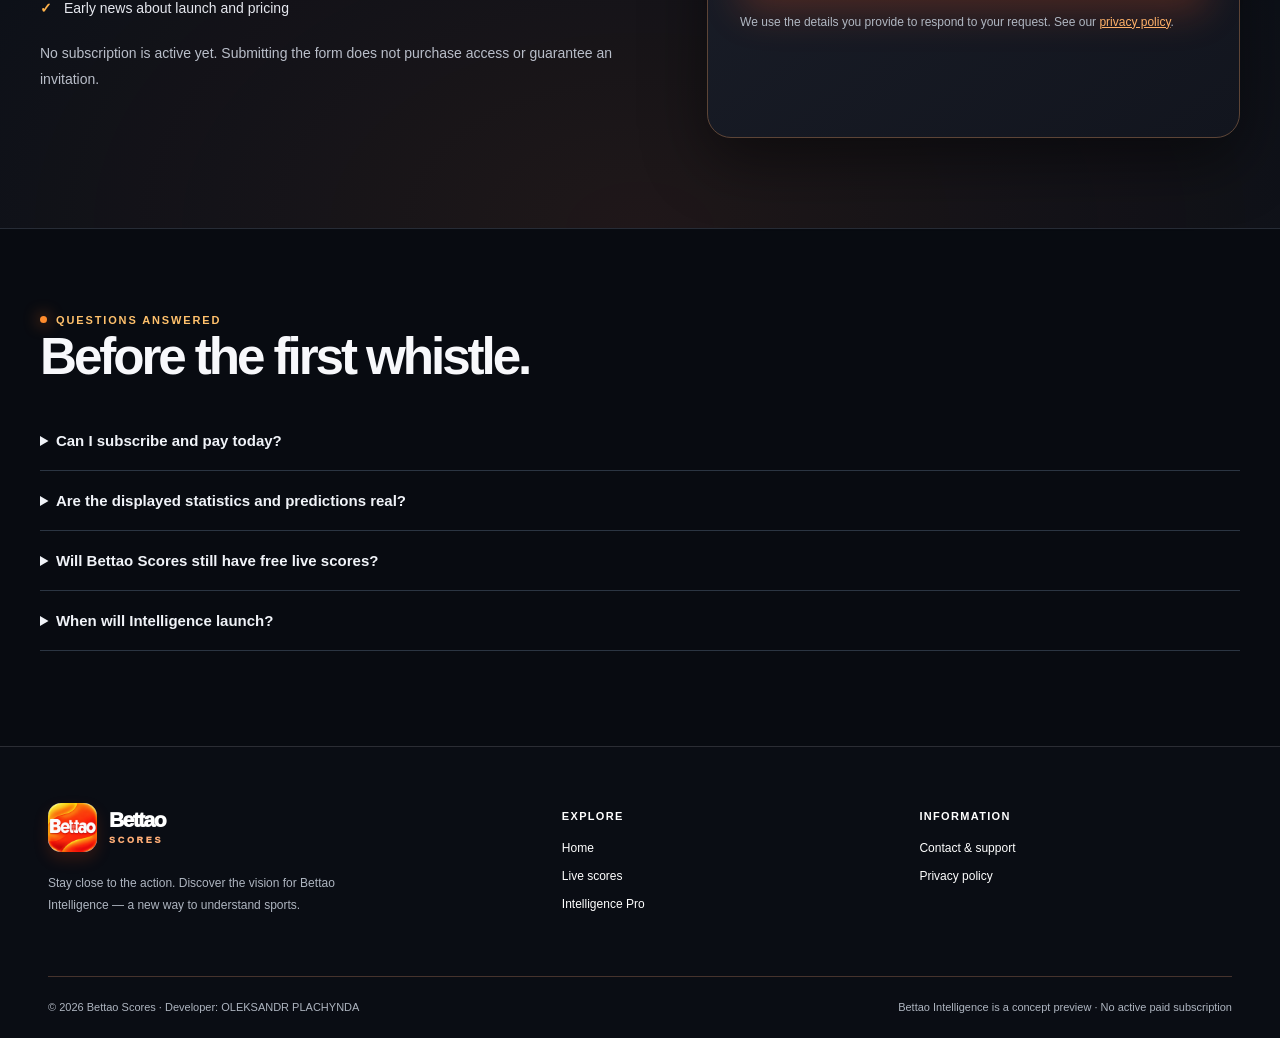
<file: premium.html>
<!DOCTYPE html>

<html lang="en"><head>
<meta charset="utf-8"/><meta content="width=device-width, initial-scale=1" name="viewport"/>
<meta content="#0b0e15" name="theme-color"/><meta content="OLEKSANDR PLACHYNDA" name="author"/>
<meta content="Meet Bettao Intelligence: an upcoming premium sports analytics experience. Explore the concept and request early access." name="description"/>
<meta content="Bettao Intelligence — Beyond the Score" property="og:title"/>
<meta content="A new premium sports analytics experience. Explore the concept and request early access." property="og:description"/>
<meta content="premium-preview.webp" property="og:image"/>
<link href="favicon.png" rel="icon"/><link href="apple-touch-icon.png" rel="apple-touch-icon"/>
<link href="styles.css" rel="stylesheet"/><link href="premium.css" rel="stylesheet"/>
<script defer="" src="main.js"></script><script defer="" src="premium.js"></script>
<title>Bettao Intelligence — Premium Sports Analytics</title>
</head><body class="premium-page">
<div class="topbar"><div class="shell"><span>✦ THE NEXT LEVEL OF SPORTS INTELLIGENCE</span><span class="topbar-right">BETTAO SCORES · INTELLIGENCE</span></div></div>
<header class="header"><div class="shell header-inner">
<a aria-label="Bettao Scores homepage" class="brand" href="index.html"><img alt="" height="49" src="app-icon.webp" width="49"/><span class="brand-word">Bettao<small>SCORES</small></span></a>
<nav aria-label="Main navigation" class="nav" id="site-nav"><a href="index.html">Home</a><a href="index.html#live">Live scores</a><a href="index.html#sports">Sports</a><a href="match-center.html">◎ Match Center</a><a aria-current="page" href="premium.html">✦ Intelligence Pro</a><a href="contact.html">Support</a><a href="privacy.html">Privacy</a></nav>
<a class="header-action" href="#early-access">GET EARLY ACCESS ↗</a><button aria-controls="site-nav" aria-expanded="false" aria-label="Open navigation" class="menu-toggle" type="button">☰</button>
</div></header>
<main>
<section class="pro-hero"><div class="pro-wrap pro-hero-grid">
<div><span class="pro-kicker">Introducing Bettao Intelligence</span><h1>Beyond<br/>the <em>score.</em></h1>
<p class="pro-lead">Scores tell you what happened. Intelligence helps you understand why. Discover the vision for a deeper sports experience: match context, momentum, trends and smarter insights — in one premium destination.</p>
<div class="pro-actions"><a class="pro-button" href="#early-access">GET THIS PREMIUM FEATURE <span aria-hidden="true">↗</span></a><a class="pro-button outline" href="#explore">EXPLORE THE CONCEPT ↓</a></div>
<p class="pro-fine">Coming soon · Early-access requests only · No payment collected</p>
<div class="pro-trust"><span>Built for curious fans</span><span>Clear, explainable insights</span><span>Mobile + desktop</span></div>
</div>
<div class="pro-stage"><div class="pro-glow"></div><div aria-label="Interactive demonstration of the planned analytics interface" class="pro-dashboard">
<div class="pro-dash-top"><span><span class="crown">✦</span> BETTAO / INTELLIGENCE</span><span class="pro-demo-tag">ILLUSTRATIVE DEMO</span></div>
<div class="pro-match"><div class="pro-team"><div class="pro-crest">A</div><span>HOME TEAM</span></div><div class="pro-match-center"><strong>VS</strong><span>EXAMPLE MATCH</span></div><div class="pro-team"><div class="pro-crest alt">B</div><span>AWAY TEAM</span></div></div>
<div aria-label="Analytics demo modes" class="pro-pills" role="tablist"><button aria-selected="true" class="pro-tab" data-pro-tab="prematch" role="tab" type="button">PRE-MATCH</button><button aria-selected="false" class="pro-tab" data-pro-tab="live" role="tab" type="button">LIVE RADAR</button></div>
<div class="pro-stats"><div class="pro-stat"><strong id="metric-0">48%</strong><span id="metric-label-0">Home win</span></div><div class="pro-stat"><strong id="metric-1">27%</strong><span id="metric-label-1">Draw</span></div><div class="pro-stat"><strong id="metric-2">25%</strong><span id="metric-label-2">Away win</span></div></div>
<div class="pro-chart"><div class="pro-chart-head"><span id="demo-heading">PRE-MATCH OVERVIEW</span><small id="demo-subheading">Example model probabilities</small></div><svg aria-label="Illustrative line chart comparing two example teams" id="demo-chart" role="img" viewbox="0 0 400 150"><line class="gridline" x1="18" x2="382" y1="30" y2="30"></line><line class="gridline" x1="18" x2="382" y1="75" y2="75"></line><line class="gridline" x1="18" x2="382" y1="120" y2="120"></line><polyline class="line-a" id="line-home" points="18,86 51,82 84,90 117,75 150,79 183,69 216,73 249,60 282,64 315,53 348,57 382,49"></polyline><polyline class="line-b" id="line-away" points="18,79 51,85 84,75 117,81 150,76 183,82 216,73 249,78 282,80 315,74 348,82 382,78"></polyline></svg></div>
<div class="pro-insight"><span class="icon">✦</span><div><strong>INTELLIGENCE BRIEFING</strong><span id="demo-insight">The home side has the stronger recent attacking trend. This is an example explanation, not a prediction for a real fixture.</span></div></div>
</div></div>
</div></section>
<section class="pro-section" id="explore"><div class="pro-wrap"><div class="pro-section-head"><div><span class="pro-kicker">The advantage is understanding</span><h2>More than match data.<br/>Meaning behind every moment.</h2></div><p>A planned toolkit for people who want more context than a scoreboard can provide. Features depend on access to suitable licensed data.</p></div>
<div class="pro-features">
<article class="pro-feature"><span class="pro-feature-icon">◉</span><h3>Match Intelligence</h3><p>Pre-match context, form, strengths and weaknesses — with transparent model-based analysis.</p></article>
<article class="pro-feature"><span class="pro-feature-icon">⌁</span><h3>Live Momentum</h3><p>See how attacking activity changes during a game when the data provider supports event-level updates.</p></article>
<article class="pro-feature"><span class="pro-feature-icon">✦</span><h3>AI Match Briefings</h3><p>Readable explanations of verified statistics and calculated trends, without invented numbers.</p></article>
<article class="pro-feature"><span class="pro-feature-icon">▥</span><h3>Head-to-Head Lab</h3><p>Compare team form, historical performance and competition trends in a focused workspace.</p></article>
<article class="pro-feature"><span class="pro-feature-icon">◷</span><h3>Historical Explorer</h3><p>Go beyond the latest result with time-series views and season-by-season comparisons.</p></article>
<article class="pro-feature"><span class="pro-feature-icon">♢</span><h3>Personal Watchlist</h3><p>Follow the teams and competitions that matter to you. Personalized alerts are part of the roadmap.</p></article>
</div></div></section>
<section class="pro-visual-section"><div class="pro-wide"><div class="pro-section-head"><div><span class="pro-kicker">Designed to feel different</span><h2>A premium experience,<br/>from the first glance.</h2></div><p>Our visual direction for a dedicated match intelligence workspace.</p></div><div class="pro-preview-frame"><img alt="Concept artwork showing a premium sports analytics interface with match charts, AI insights and a premium access call to action" height="1024" loading="lazy" src="premium-preview.webp" width="1728"/></div><p class="pro-preview-caption">Design concept only. Teams, results, probability percentages and interface details shown in the artwork are illustrative, not live data or operational features.</p></div></section>
<section class="pro-membership" id="early-access"><div class="pro-wrap pro-membership-grid"><div><span class="pro-kicker">Be among the first</span><h2>Get closer to<br/>the <span style="color:#ffa343">intelligence.</span></h2><p>We're exploring Bettao Intelligence as a future subscription experience. Request early access to express your interest and hear about availability when there is something ready to try.</p><ul class="pro-benefits"><li>Premium match analysis and context</li><li>Data-rich charts and match trends</li><li>Planned research and comparison tools</li><li>Early news about launch and pricing</li></ul><p class="pro-fine">No subscription is active yet. Submitting the form does not purchase access or guarantee an invitation.</p></div>
<div class="pro-signup"><span class="pro-kicker">Early access list</span><h3>Request an invitation</h3><p>Leave your details and we'll receive your request through our existing secure contact-form provider.</p>
<form action="https://formspree.io/f/xwlvrzkl" class="pro-form" id="premium-waitlist" method="post"><input aria-hidden="true" autocomplete="off" name="_gotcha" style="position:absolute;left:-9999px" tabindex="-1" type="text"/><input name="message" type="hidden" value="Please add me to the Bettao Intelligence early-access interest list."/><input name="topic" type="hidden" value="Bettao Intelligence early access"/><label for="pro-name">Your name <input autocomplete="name" id="pro-name" maxlength="120" name="name" placeholder="Your name" required="" type="text"/></label><label for="pro-email">Email address <input autocomplete="email" id="pro-email" maxlength="200" name="email" placeholder="you@example.com" required="" type="email"/></label><button class="pro-button" type="submit">REQUEST EARLY ACCESS ↗</button><p class="pro-fine">We use the details you provide to respond to your request. See our <a href="privacy.html" style="color:#ffb168;text-decoration:underline">privacy policy</a>.</p><p aria-live="polite" class="pro-status" id="premium-status" role="status"></p></form>
</div></div></section>
<section class="pro-faq"><div class="pro-wrap"><span class="pro-kicker">Questions answered</span><h2>Before the first whistle.</h2>
<details><summary>Can I subscribe and pay today?</summary><p>Not yet. This is a concept and early-access interest page. No payment is taken and no premium account is activated.</p></details>
<details><summary>Are the displayed statistics and predictions real?</summary><p>No. The interactive dashboard and promotional artwork use explicitly illustrative sample data. Production analytics will require a licensed data source, a server-side processing system and validation of any predictive models.</p></details>
<details><summary>Will Bettao Scores still have free live scores?</summary><p>Yes. The existing live-score widgets remain on the main Bettao Scores website. This proposed premium product is a separate analytics experience.</p></details>
<details><summary>When will Intelligence launch?</summary><p>No launch date has been announced. The scope and timing depend on data licensing, technical development and testing.</p></details>
</div></section>
</main>
<footer class="footer"><div class="shell"><div class="footer-grid"><div><a class="brand" href="index.html"><img alt="" height="49" src="app-icon.webp" width="49"/><span class="brand-word">Bettao<small>SCORES</small></span></a><p class="footer-desc">Stay close to the action. Discover the vision for Bettao Intelligence — a new way to understand sports.</p></div><div><h4>Explore</h4><div class="footer-links"><a href="index.html">Home</a><a href="index.html#live">Live scores</a><a href="premium.html">Intelligence Pro</a></div></div><div><h4>Information</h4><div class="footer-links"><a href="contact.html">Contact &amp; support</a><a href="privacy.html">Privacy policy</a></div></div></div><div class="footer-bottom"><span>© 2026 Bettao Scores · Developer: OLEKSANDR PLACHYNDA</span><span>Bettao Intelligence is a concept preview · No active paid subscription</span></div></div></footer>
</body></html>
</file>
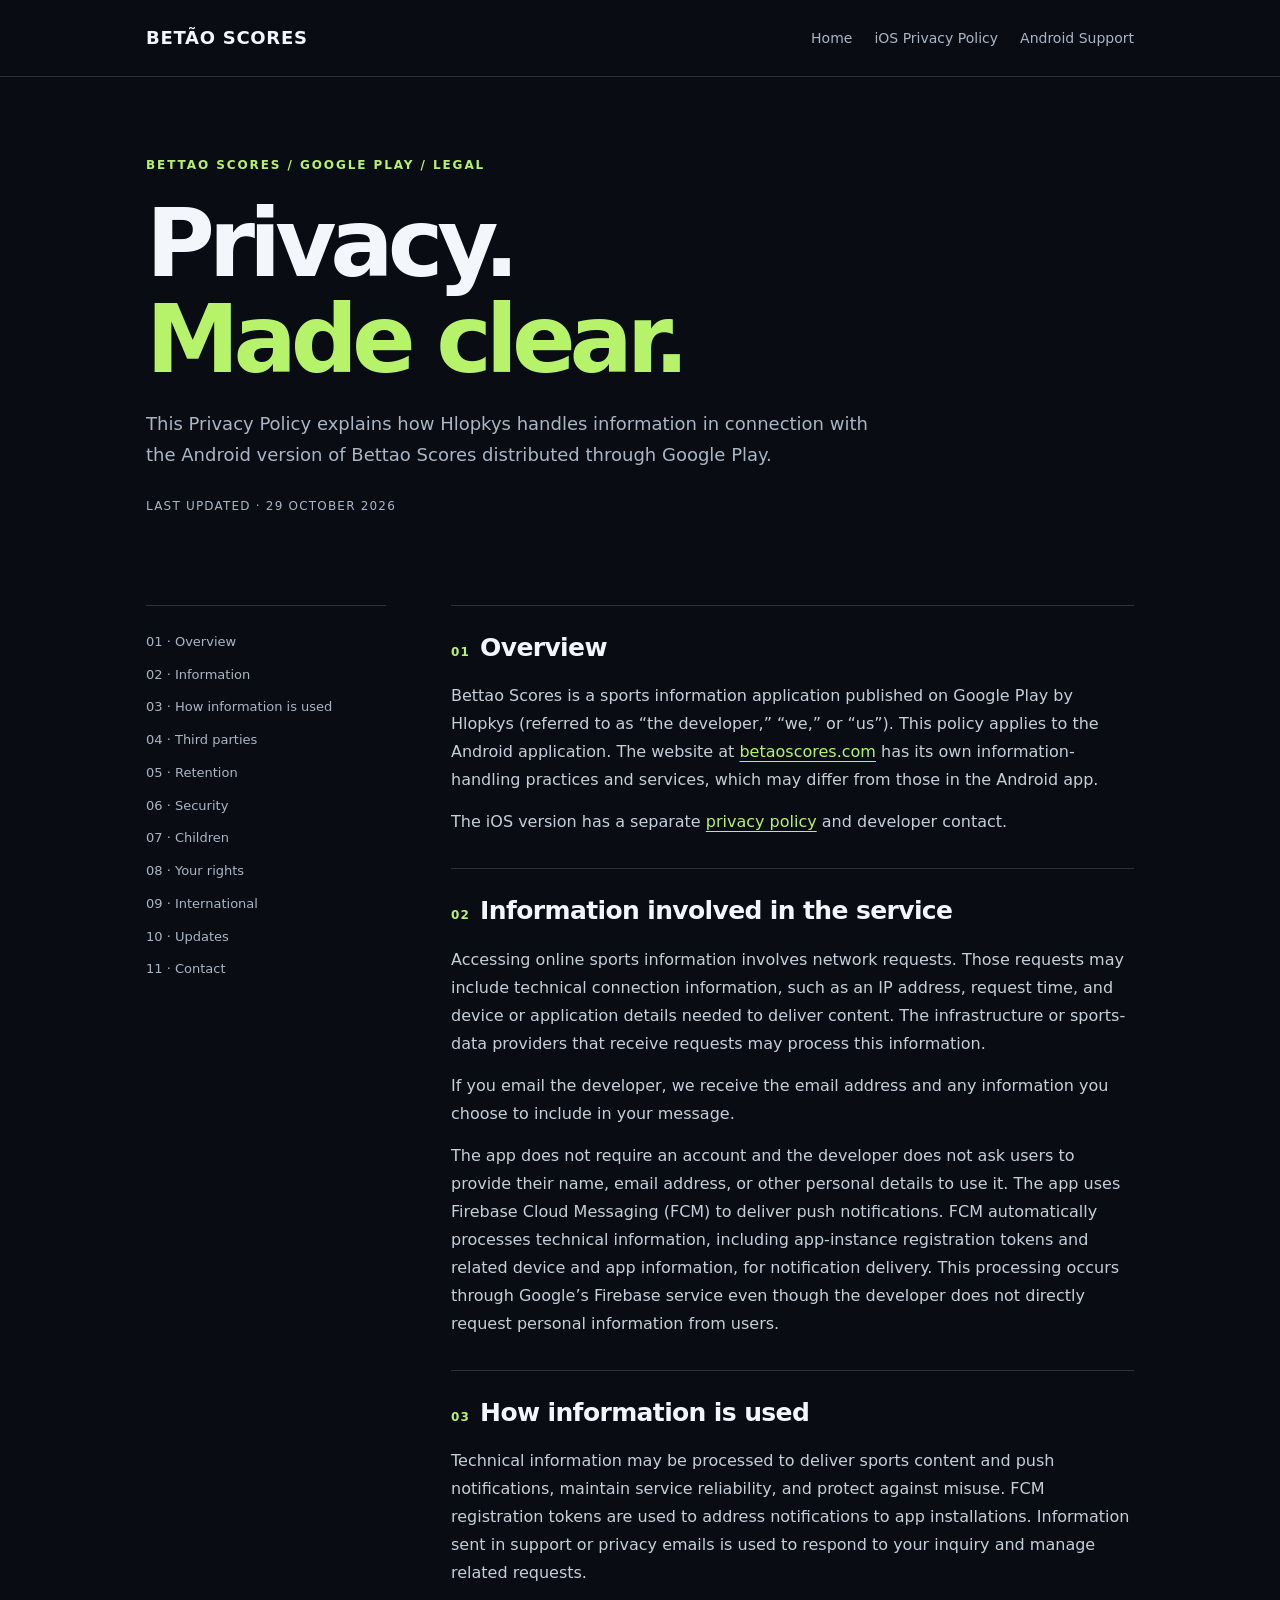
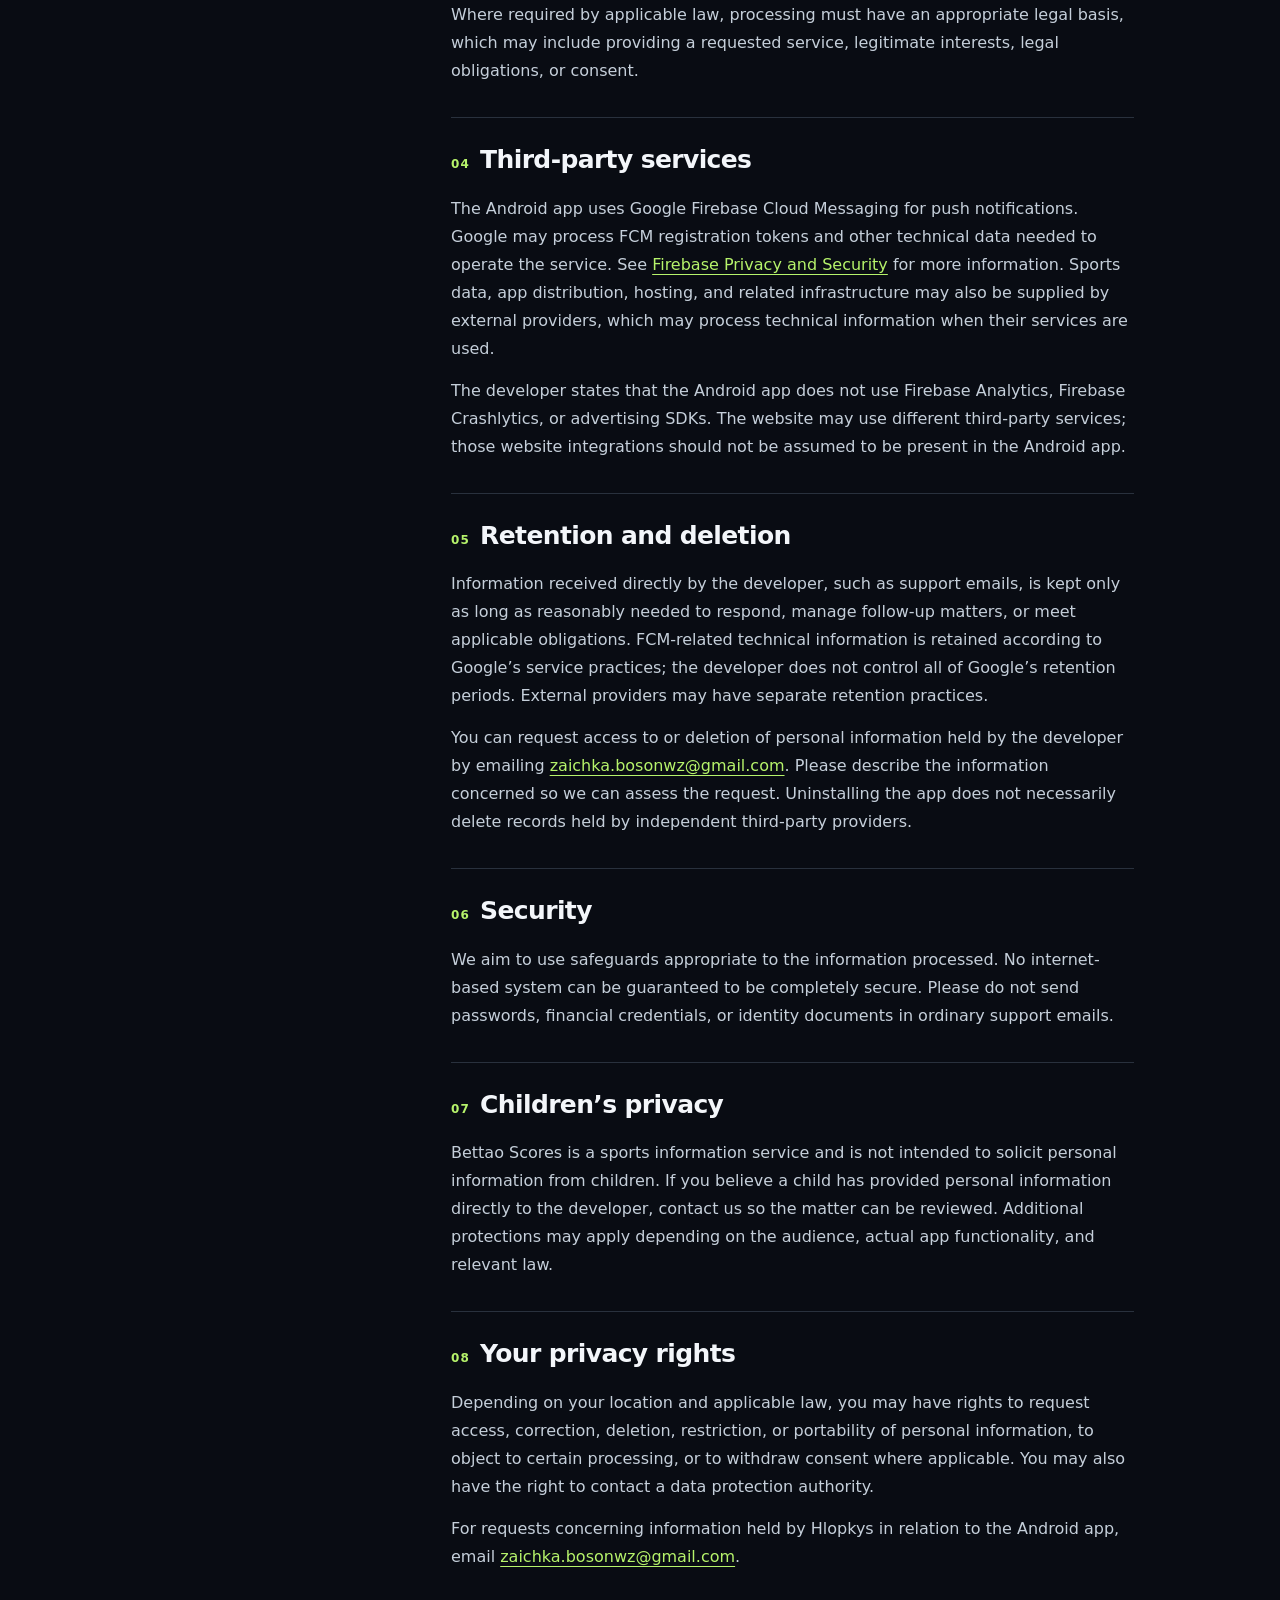
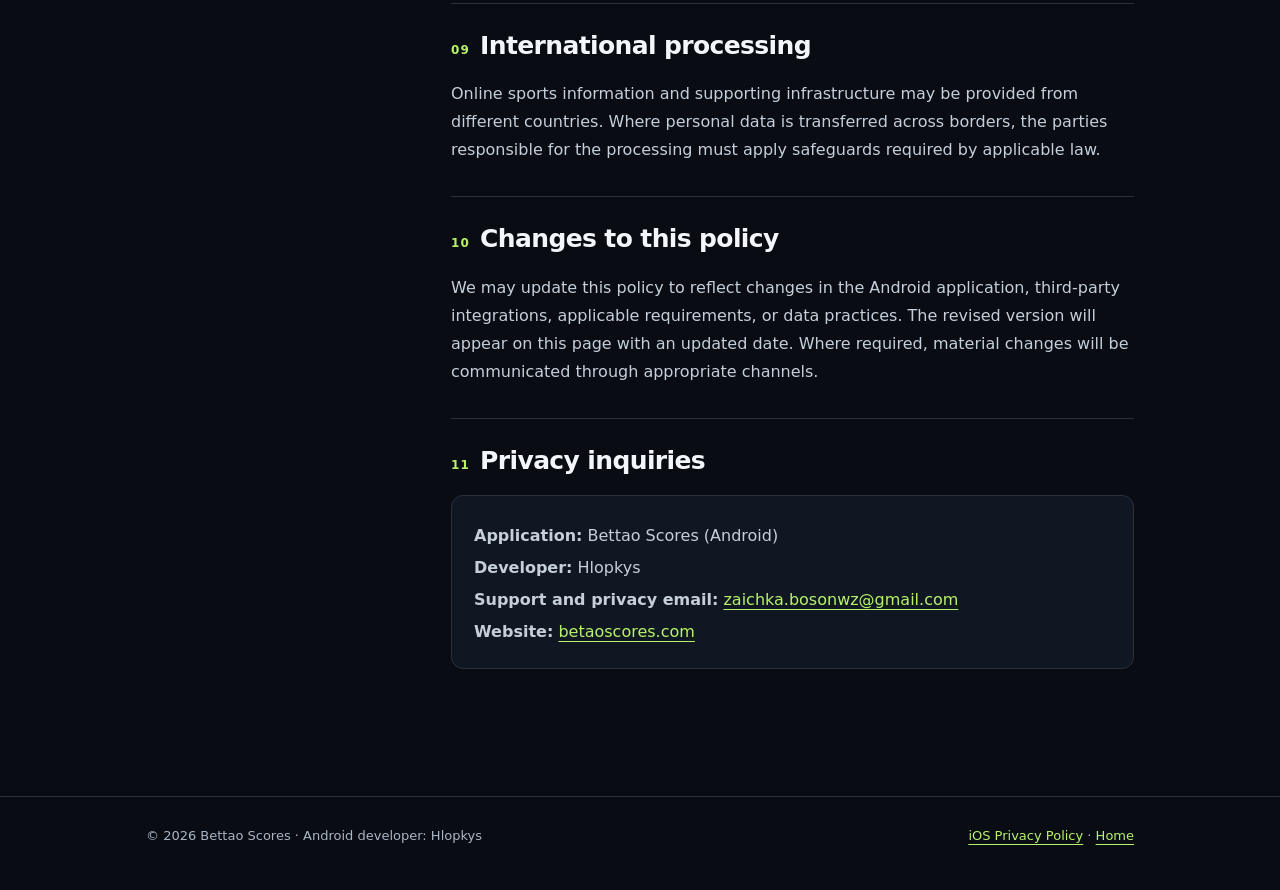
<file: privacy-android.html>
<!doctype html>
<html lang="en">
<head>
  <meta charset="utf-8">
  <meta name="viewport" content="width=device-width,initial-scale=1">
  <meta name="color-scheme" content="dark">
  <meta name="description" content="Privacy Policy for Bettao Scores on Google Play, published by Hlopkys.">
  <title>Android Privacy Policy — Bettao Scores</title>
  <style>
    :root{color-scheme:dark;--bg:#090c13;--panel:#111722;--line:#29313d;--ink:#f3f6fa;--muted:#aab6c5;--accent:#b6f36b}
    *{box-sizing:border-box}html{scroll-behavior:smooth}body{margin:0;background:var(--bg);color:var(--ink);font:16px/1.75 system-ui,-apple-system,BlinkMacSystemFont,"Segoe UI",sans-serif}
    a{color:var(--accent);text-underline-offset:4px}a:hover{opacity:.85}.wrap{max-width:1040px;margin:auto;padding:0 26px}
    header{border-bottom:1px solid var(--line)}.nav{min-height:76px;display:flex;align-items:center;justify-content:space-between;gap:16px}.brand{font-size:18px;font-weight:900;letter-spacing:.04em;color:var(--ink);text-decoration:none}.navlinks{display:flex;gap:22px;flex-wrap:wrap}.navlinks a{color:var(--muted);font-size:14px;text-decoration:none}
    .hero{padding:78px 0 42px}.eyebrow{color:var(--accent);font-size:12px;font-weight:800;letter-spacing:.16em;text-transform:uppercase}.hero h1{font-size:clamp(48px,8vw,94px);letter-spacing:-.065em;line-height:1.02;margin:20px 0}.hero h1 span{color:var(--accent)}.intro{max-width:730px;color:var(--muted);font-size:18px}.date{font-size:12px;letter-spacing:.1em;text-transform:uppercase;color:var(--muted);margin-top:25px}
    .layout{display:grid;grid-template-columns:240px minmax(0,1fr);gap:65px;padding:34px 0 95px}.toc{position:sticky;top:28px;align-self:start;border-top:1px solid var(--line);padding-top:20px}.toc a{display:block;text-decoration:none;color:var(--muted);font-size:13px;padding:5px 0}.toc a:hover{color:var(--accent)}section{padding:26px 0 32px;border-top:1px solid var(--line);scroll-margin-top:20px}section h2{font-size:25px;line-height:1.3;letter-spacing:-.025em;margin:0 0 18px}section p{color:#c5cfda;margin:0 0 14px}section p:last-child{margin-bottom:0}.number{font-size:12px;color:var(--accent);margin-right:10px;letter-spacing:.1em}.contact{background:var(--panel);border:1px solid var(--line);border-radius:12px;padding:22px;margin-top:15px}.contact p{margin:4px 0}.note{color:var(--muted);font-size:13px}footer{border-top:1px solid var(--line);padding:28px 0 42px;color:var(--muted);font-size:13px}.footerinner{display:flex;justify-content:space-between;gap:20px;flex-wrap:wrap}
    @media(max-width:700px){.layout{grid-template-columns:1fr;gap:25px}.toc{position:static;display:grid;grid-template-columns:1fr 1fr;gap:0 10px}.hero{padding-top:52px}.nav{align-items:flex-start;padding-top:20px;padding-bottom:20px;flex-direction:column}}
  </style>
</head>
<body>
<header><div class="wrap nav"><a class="brand" href="/">BETÃO SCORES</a><nav class="navlinks" aria-label="Main navigation"><a href="/">Home</a><a href="/privacy.html">iOS Privacy Policy</a><a href="mailto:zaichka.bosonwz@gmail.com">Android Support</a></nav></div></header>
<main class="wrap">
  <div class="hero"><div class="eyebrow">Bettao Scores / Google Play / Legal</div><h1>Privacy.<br><span>Made clear.</span></h1><p class="intro">This Privacy Policy explains how Hlopkys handles information in connection with the Android version of Bettao Scores distributed through Google Play.</p><p class="date">Last updated · 29 October 2026</p></div>
  <div class="layout"><nav class="toc" aria-label="Policy sections"><a href="#overview">01 · Overview</a><a href="#information">02 · Information</a><a href="#use">03 · How information is used</a><a href="#third-parties">04 · Third parties</a><a href="#retention">05 · Retention</a><a href="#security">06 · Security</a><a href="#children">07 · Children</a><a href="#rights">08 · Your rights</a><a href="#international">09 · International</a><a href="#updates">10 · Updates</a><a href="#contact">11 · Contact</a></nav>
  <article>
    <section id="overview"><h2><span class="number">01</span>Overview</h2><p>Bettao Scores is a sports information application published on Google Play by Hlopkys (referred to as “the developer,” “we,” or “us”). This policy applies to the Android application. The website at <a href="https://betaoscores.com/">betaoscores.com</a> has its own information-handling practices and services, which may differ from those in the Android app.</p><p>The iOS version has a separate <a href="/privacy.html">privacy policy</a> and developer contact.</p></section>
    <section id="information"><h2><span class="number">02</span>Information involved in the service</h2><p>Accessing online sports information involves network requests. Those requests may include technical connection information, such as an IP address, request time, and device or application details needed to deliver content. The infrastructure or sports-data providers that receive requests may process this information.</p><p>If you email the developer, we receive the email address and any information you choose to include in your message.</p><p>The app does not require an account and the developer does not ask users to provide their name, email address, or other personal details to use it. The app uses Firebase Cloud Messaging (FCM) to deliver push notifications. FCM automatically processes technical information, including app-instance registration tokens and related device and app information, for notification delivery. This processing occurs through Google’s Firebase service even though the developer does not directly request personal information from users.</p></section>
    <section id="use"><h2><span class="number">03</span>How information is used</h2><p>Technical information may be processed to deliver sports content and push notifications, maintain service reliability, and protect against misuse. FCM registration tokens are used to address notifications to app installations. Information sent in support or privacy emails is used to respond to your inquiry and manage related requests.</p><p>Where required by applicable law, processing must have an appropriate legal basis, which may include providing a requested service, legitimate interests, legal obligations, or consent.</p></section>
    <section id="third-parties"><h2><span class="number">04</span>Third-party services</h2><p>The Android app uses Google Firebase Cloud Messaging for push notifications. Google may process FCM registration tokens and other technical data needed to operate the service. See <a href="https://firebase.google.com/support/privacy">Firebase Privacy and Security</a> for more information. Sports data, app distribution, hosting, and related infrastructure may also be supplied by external providers, which may process technical information when their services are used.</p><p>The developer states that the Android app does not use Firebase Analytics, Firebase Crashlytics, or advertising SDKs. The website may use different third-party services; those website integrations should not be assumed to be present in the Android app.</p></section>
    <section id="retention"><h2><span class="number">05</span>Retention and deletion</h2><p>Information received directly by the developer, such as support emails, is kept only as long as reasonably needed to respond, manage follow-up matters, or meet applicable obligations. FCM-related technical information is retained according to Google’s service practices; the developer does not control all of Google’s retention periods. External providers may have separate retention practices.</p><p>You can request access to or deletion of personal information held by the developer by emailing <a href="mailto:zaichka.bosonwz@gmail.com">zaichka.bosonwz@gmail.com</a>. Please describe the information concerned so we can assess the request. Uninstalling the app does not necessarily delete records held by independent third-party providers.</p></section>
    <section id="security"><h2><span class="number">06</span>Security</h2><p>We aim to use safeguards appropriate to the information processed. No internet-based system can be guaranteed to be completely secure. Please do not send passwords, financial credentials, or identity documents in ordinary support emails.</p></section>
    <section id="children"><h2><span class="number">07</span>Children’s privacy</h2><p>Bettao Scores is a sports information service and is not intended to solicit personal information from children. If you believe a child has provided personal information directly to the developer, contact us so the matter can be reviewed. Additional protections may apply depending on the audience, actual app functionality, and relevant law.</p></section>
    <section id="rights"><h2><span class="number">08</span>Your privacy rights</h2><p>Depending on your location and applicable law, you may have rights to request access, correction, deletion, restriction, or portability of personal information, to object to certain processing, or to withdraw consent where applicable. You may also have the right to contact a data protection authority.</p><p>For requests concerning information held by Hlopkys in relation to the Android app, email <a href="mailto:zaichka.bosonwz@gmail.com">zaichka.bosonwz@gmail.com</a>.</p></section>
    <section id="international"><h2><span class="number">09</span>International processing</h2><p>Online sports information and supporting infrastructure may be provided from different countries. Where personal data is transferred across borders, the parties responsible for the processing must apply safeguards required by applicable law.</p></section>
    <section id="updates"><h2><span class="number">10</span>Changes to this policy</h2><p>We may update this policy to reflect changes in the Android application, third-party integrations, applicable requirements, or data practices. The revised version will appear on this page with an updated date. Where required, material changes will be communicated through appropriate channels.</p></section>
    <section id="contact"><h2><span class="number">11</span>Privacy inquiries</h2><div class="contact"><p><strong>Application:</strong> Bettao Scores (Android)</p><p><strong>Developer:</strong> Hlopkys</p><p><strong>Support and privacy email:</strong> <a href="mailto:zaichka.bosonwz@gmail.com">zaichka.bosonwz@gmail.com</a></p><p><strong>Website:</strong> <a href="https://betaoscores.com/">betaoscores.com</a></p></div></section>
  </article></div>
</main><footer><div class="wrap footerinner"><span>© 2026 Bettao Scores · Android developer: Hlopkys</span><span><a href="/privacy.html">iOS Privacy Policy</a> · <a href="/">Home</a></span></div></footer>
</body></html>
</file>
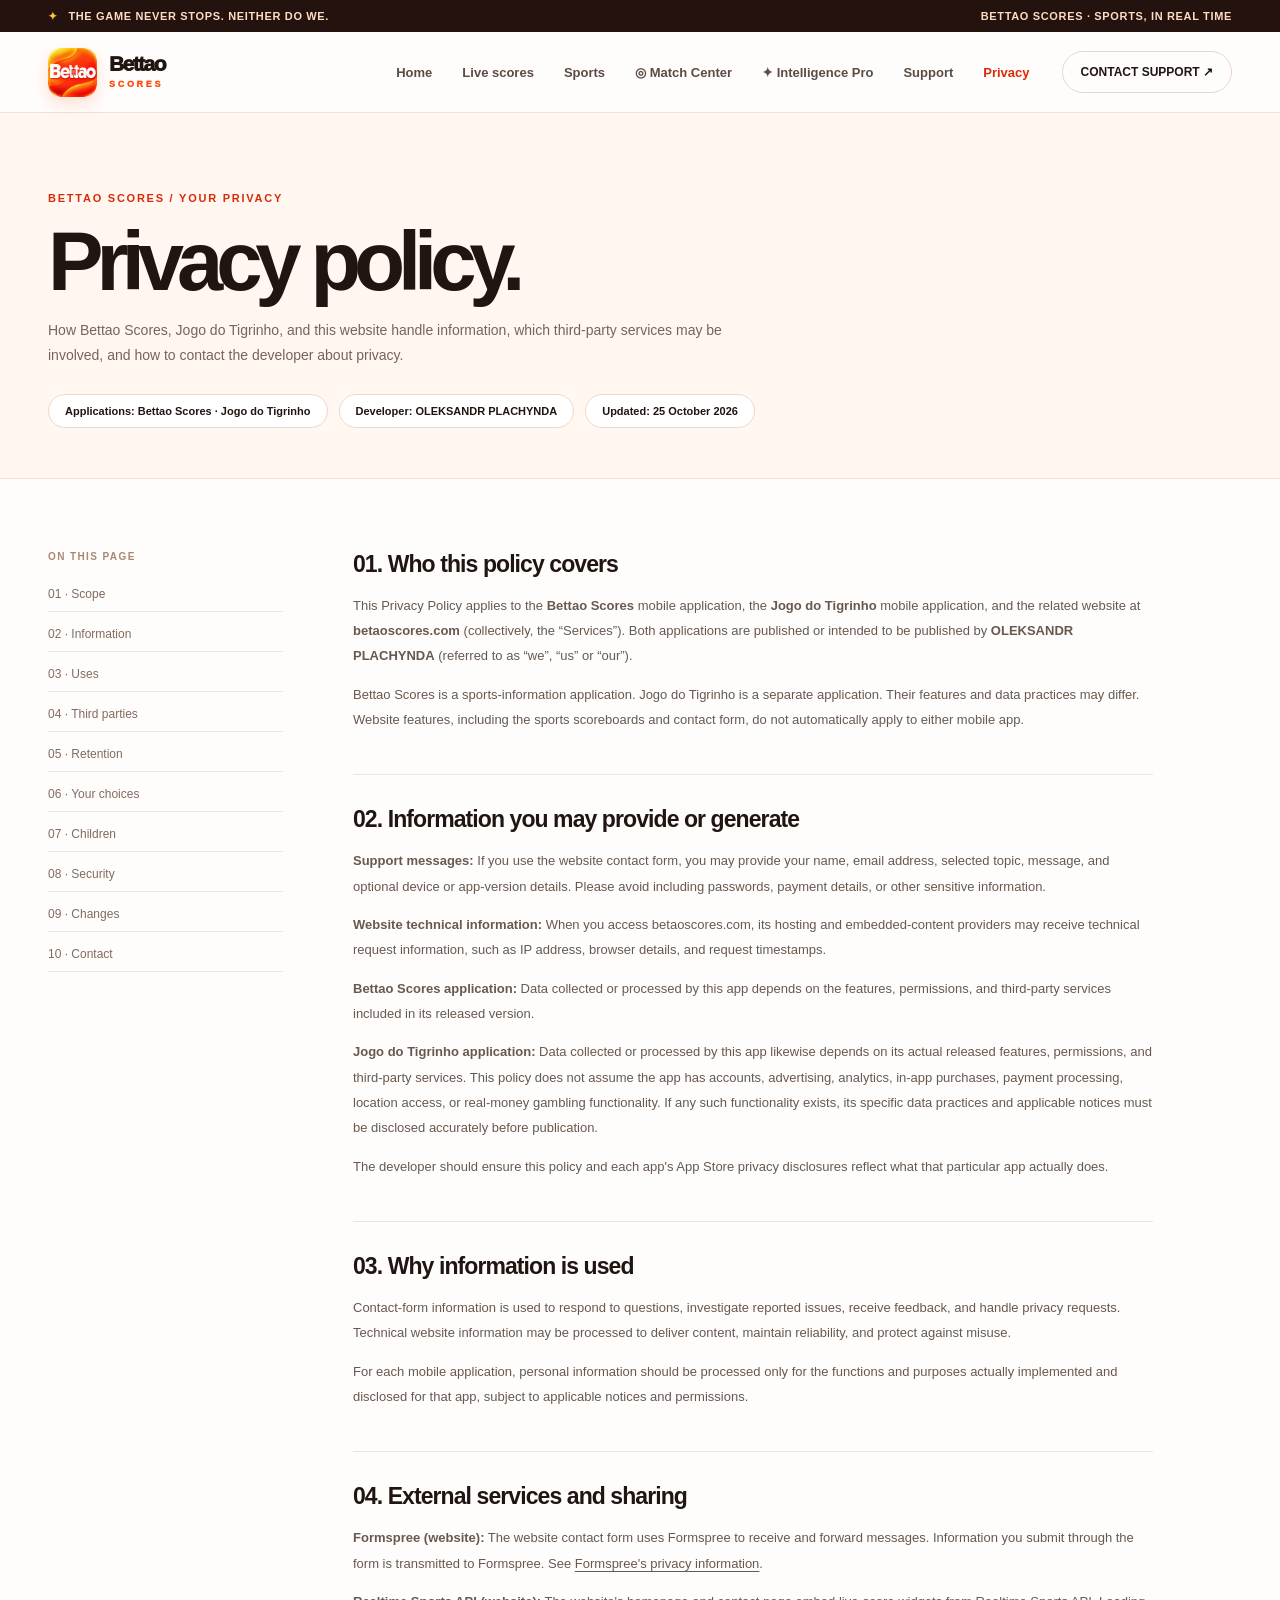
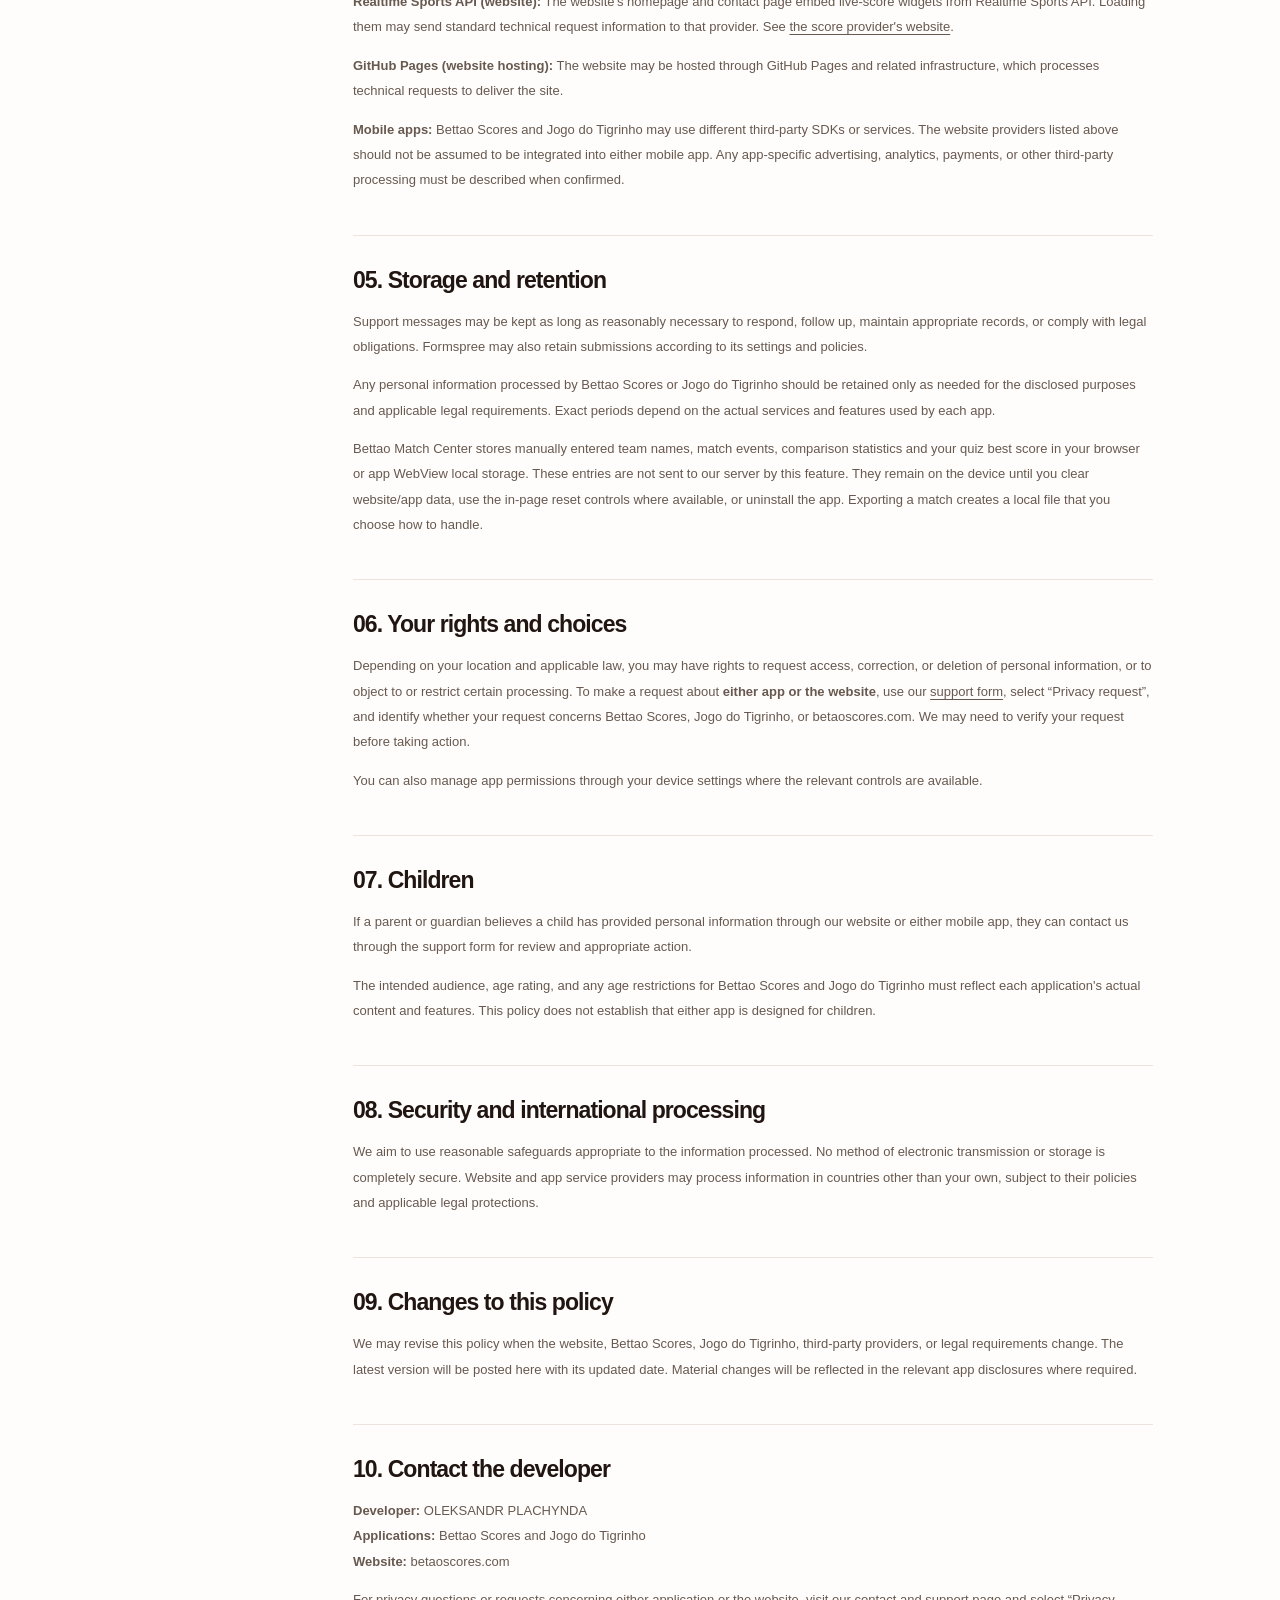
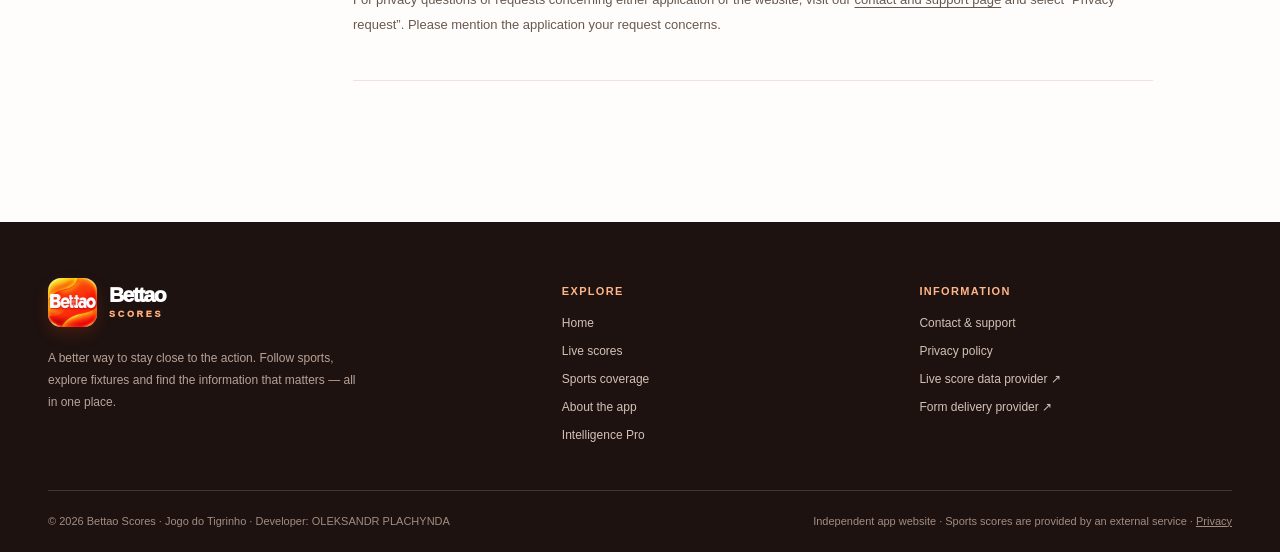
<file: privacy.html>
<!DOCTYPE html>

<html lang="en"><head><meta charset="utf-8"/><meta content="width=device-width, initial-scale=1" name="viewport"/><meta content="#fff8f2" name="theme-color"/><meta content="light" name="color-scheme"/><meta content="OLEKSANDR PLACHYNDA" name="author"/><link href="favicon.png" rel="icon" type="image/png"/><link href="apple-touch-icon.png" rel="apple-touch-icon"/><link href="styles.css" rel="stylesheet"/><script>document.documentElement.classList.add('js-ready')</script><script defer="" src="main.js"></script><title>Privacy Policy — Bettao Scores &amp; Jogo do Tigrinho</title><meta content="Privacy policy for Bettao Scores, Jogo do Tigrinho, and betaoscores.com, developed by OLEKSANDR PLACHYNDA." name="description"/><meta content="Privacy Policy — Bettao Scores &amp; Jogo do Tigrinho" property="og:title"/><meta content="Privacy policy for Bettao Scores, Jogo do Tigrinho, and betaoscores.com, developed by OLEKSANDR PLACHYNDA." property="og:description"/><meta content="hero-banner.webp" property="og:image"/><meta content="website" property="og:type"/></head><body><div class="topbar"><div class="shell"><span><span class="spark">✦</span> THE GAME NEVER STOPS. NEITHER DO WE.</span><span class="topbar-right">BETTAO SCORES · SPORTS, IN REAL TIME</span></div></div><header class="header"><div class="shell header-inner"><a aria-label="Bettao Scores homepage" class="brand" href="index.html"><img alt="" height="49" src="app-icon.webp" width="49"/><span class="brand-word">Bettao<small>SCORES</small></span></a><nav aria-label="Main navigation" class="nav" id="site-nav"><a href="index.html">Home</a><a href="index.html#live">Live scores</a><a href="index.html#sports">Sports</a><a href="match-center.html">◎ Match Center</a><a href="premium.html">✦ Intelligence Pro</a><a href="contact.html">Support</a><a aria-current="page" href="privacy.html">Privacy</a></nav><a class="header-action" href="contact.html">CONTACT SUPPORT ↗</a><button aria-controls="site-nav" aria-expanded="false" aria-label="Open navigation" class="menu-toggle" type="button">☰</button></div></header><main><section class="privacy-hero"><div class="shell"><span class="eyebrow orange">BETTAO SCORES / YOUR PRIVACY</span><h1>Privacy policy.</h1><p>How Bettao Scores, Jogo do Tigrinho, and this website handle information, which third-party services may be involved, and how to contact the developer about privacy.</p><div class="policy-meta"><span>Applications: <strong>Bettao Scores · Jogo do Tigrinho</strong></span><span>Developer: <strong>OLEKSANDR PLACHYNDA</strong></span><span>Updated: <strong>25 October 2026</strong></span></div></div></section><div class="shell policy-layout"><nav aria-label="Privacy policy sections" class="policy-toc"><span>ON THIS PAGE</span><a href="#scope">01 · Scope</a><a href="#information">02 · Information</a><a href="#purposes">03 · Uses</a><a href="#providers">04 · Third parties</a><a href="#retention">05 · Retention</a><a href="#rights">06 · Your choices</a><a href="#children">07 · Children</a><a href="#security">08 · Security</a><a href="#changes">09 · Changes</a><a href="#privacy-contact">10 · Contact</a></nav><article class="policy-content"><section id="scope"><h2>01. Who this policy covers</h2><p>This Privacy Policy applies to the <strong>Bettao Scores</strong> mobile application, the <strong>Jogo do Tigrinho</strong> mobile application, and the related website at <strong>betaoscores.com</strong> (collectively, the “Services”). Both applications are published or intended to be published by <strong>OLEKSANDR PLACHYNDA</strong> (referred to as “we”, “us” or “our”).</p><p>Bettao Scores is a sports-information application. Jogo do Tigrinho is a separate application. Their features and data practices may differ. Website features, including the sports scoreboards and contact form, do not automatically apply to either mobile app.</p></section><section id="information"><h2>02. Information you may provide or generate</h2><p><strong>Support messages:</strong> If you use the website contact form, you may provide your name, email address, selected topic, message, and optional device or app-version details. Please avoid including passwords, payment details, or other sensitive information.</p><p><strong>Website technical information:</strong> When you access betaoscores.com, its hosting and embedded-content providers may receive technical request information, such as IP address, browser details, and request timestamps.</p><p><strong>Bettao Scores application:</strong> Data collected or processed by this app depends on the features, permissions, and third-party services included in its released version.</p><p><strong>Jogo do Tigrinho application:</strong> Data collected or processed by this app likewise depends on its actual released features, permissions, and third-party services. This policy does not assume the app has accounts, advertising, analytics, in-app purchases, payment processing, location access, or real-money gambling functionality. If any such functionality exists, its specific data practices and applicable notices must be disclosed accurately before publication.</p><p>The developer should ensure this policy and each app's App Store privacy disclosures reflect what that particular app actually does.</p></section><section id="purposes"><h2>03. Why information is used</h2><p>Contact-form information is used to respond to questions, investigate reported issues, receive feedback, and handle privacy requests. Technical website information may be processed to deliver content, maintain reliability, and protect against misuse.</p><p>For each mobile application, personal information should be processed only for the functions and purposes actually implemented and disclosed for that app, subject to applicable notices and permissions.</p></section><section id="providers"><h2>04. External services and sharing</h2><p><strong>Formspree (website):</strong> The website contact form uses Formspree to receive and forward messages. Information you submit through the form is transmitted to Formspree. See <a href="https://formspree.io/legal/privacy-policy/" rel="noopener noreferrer" target="_blank">Formspree's privacy information</a>.</p><p><strong>Realtime Sports API (website):</strong> The website's homepage and contact page embed live-score widgets from Realtime Sports API. Loading them may send standard technical request information to that provider. See <a href="https://www.realtimesportsapi.com/" rel="noopener noreferrer" target="_blank">the score provider's website</a>.</p><p><strong>GitHub Pages (website hosting):</strong> The website may be hosted through GitHub Pages and related infrastructure, which processes technical requests to deliver the site.</p><p><strong>Mobile apps:</strong> Bettao Scores and Jogo do Tigrinho may use different third-party SDKs or services. The website providers listed above should not be assumed to be integrated into either mobile app. Any app-specific advertising, analytics, payments, or other third-party processing must be described when confirmed.</p></section><section id="retention"><h2>05. Storage and retention</h2><p>Support messages may be kept as long as reasonably necessary to respond, follow up, maintain appropriate records, or comply with legal obligations. Formspree may also retain submissions according to its settings and policies.</p><p>Any personal information processed by Bettao Scores or Jogo do Tigrinho should be retained only as needed for the disclosed purposes and applicable legal requirements. Exact periods depend on the actual services and features used by each app.</p><p>Bettao Match Center stores manually entered team names, match events, comparison statistics and your quiz best score in your browser or app WebView local storage. These entries are not sent to our server by this feature. They remain on the device until you clear website/app data, use the in-page reset controls where available, or uninstall the app. Exporting a match creates a local file that you choose how to handle.</p></section><section id="rights"><h2>06. Your rights and choices</h2><p>Depending on your location and applicable law, you may have rights to request access, correction, or deletion of personal information, or to object to or restrict certain processing. To make a request about <strong>either app or the website</strong>, use our <a href="contact.html">support form</a>, select “Privacy request”, and identify whether your request concerns Bettao Scores, Jogo do Tigrinho, or betaoscores.com. We may need to verify your request before taking action.</p><p>You can also manage app permissions through your device settings where the relevant controls are available.</p></section><section id="children"><h2>07. Children</h2><p>If a parent or guardian believes a child has provided personal information through our website or either mobile app, they can contact us through the support form for review and appropriate action.</p><p>The intended audience, age rating, and any age restrictions for Bettao Scores and Jogo do Tigrinho must reflect each application's actual content and features. This policy does not establish that either app is designed for children.</p></section><section id="security"><h2>08. Security and international processing</h2><p>We aim to use reasonable safeguards appropriate to the information processed. No method of electronic transmission or storage is completely secure. Website and app service providers may process information in countries other than your own, subject to their policies and applicable legal protections.</p></section><section id="changes"><h2>09. Changes to this policy</h2><p>We may revise this policy when the website, Bettao Scores, Jogo do Tigrinho, third-party providers, or legal requirements change. The latest version will be posted here with its updated date. Material changes will be reflected in the relevant app disclosures where required.</p></section><section id="privacy-contact"><h2>10. Contact the developer</h2><p><strong>Developer:</strong> OLEKSANDR PLACHYNDA<br/><strong>Applications:</strong> Bettao Scores and Jogo do Tigrinho<br/><strong>Website:</strong> betaoscores.com</p><p>For privacy questions or requests concerning either application or the website, visit our <a href="contact.html">contact and support page</a> and select “Privacy request”. Please mention the application your request concerns.</p></section></article></div></main><footer class="footer"><div class="shell"><div class="footer-grid"><div><a class="brand" href="index.html"><img alt="" height="49" src="app-icon.webp" width="49"/><span class="brand-word">Bettao<small>SCORES</small></span></a><p class="footer-desc">A better way to stay close to the action. Follow sports, explore fixtures and find the information that matters — all in one place.</p></div><div><h4>Explore</h4><div class="footer-links"><a href="index.html">Home</a><a href="index.html#live">Live scores</a><a href="index.html#sports">Sports coverage</a><a href="index.html#about">About the app</a><a href="premium.html">Intelligence Pro</a></div></div><div><h4>Information</h4><div class="footer-links"><a href="contact.html">Contact &amp; support</a><a href="privacy.html">Privacy policy</a><a href="https://www.realtimesportsapi.com/widgets" rel="noopener noreferrer" target="_blank">Live score data provider ↗</a><a href="https://formspree.io/" rel="noopener noreferrer" target="_blank">Form delivery provider ↗</a></div></div></div><div class="footer-bottom"><span>© 2026 Bettao Scores · Jogo do Tigrinho · Developer: OLEKSANDR PLACHYNDA</span><span>Independent app website · Sports scores are provided by an external service · <a href="privacy.html">Privacy</a></span></div></div></footer></body></html>
</file>
<file: styles.css>
:root{--ink:#201511;--muted:#6e625c;--orange:#ff4a10;--deep:#d92b09;--gold:#ffc433;--cream:#fff8f2;--paper:#fffdfb;--line:#f0e2d9;--black:#191311;--radius:24px;--shadow:0 22px 70px rgba(79,29,9,.09)}
*{box-sizing:border-box}html{scroll-behavior:smooth;scroll-padding-top:105px}body{margin:0;background:var(--paper);color:var(--ink);font-family:Inter,ui-sans-serif,-apple-system,BlinkMacSystemFont,'Segoe UI',sans-serif;-webkit-font-smoothing:antialiased}a{color:inherit;text-decoration:none}button,input,textarea,select{font:inherit}button{cursor:pointer}img{max-width:100%;display:block}::selection{background:#ffb15b;color:#291004}.shell{width:min(1320px,calc(100% - 80px));margin:auto}.wide{width:min(1740px,calc(100% - 60px));margin:auto}.eyebrow{font-size:11px;font-weight:850;letter-spacing:.16em;text-transform:uppercase}.eyebrow.orange{color:var(--deep)}.subtle{color:var(--muted)}.topbar{background:#23120d;color:#ffdbc4;font-size:11px;font-weight:650;letter-spacing:.06em}.topbar .shell{min-height:32px;display:flex;justify-content:space-between;align-items:center;gap:15px}.topbar .spark{color:var(--gold);padding-right:7px}.topbar a:hover{color:white}.header{background:rgba(255,253,251,.96);border-bottom:1px solid var(--line);position:sticky;top:0;z-index:30;backdrop-filter:blur(18px)}.header-inner{min-height:84px;display:flex;align-items:center;gap:32px}.brand{display:flex;align-items:center;gap:12px;flex-shrink:0}.brand img{width:49px;height:49px;border-radius:13px;box-shadow:0 7px 15px #fc4b102b}.brand-word{font-size:21px;font-weight:930;letter-spacing:-.075em;line-height:.84}.brand-word small{display:block;letter-spacing:.3em;font-size:9px;margin-top:8px;color:var(--orange)}.nav{display:flex;gap:30px;align-items:center;margin-left:auto}.nav a{font-size:13px;font-weight:720;color:#5b4c44;transition:color .2s}.nav a:hover,.nav a[aria-current=page]{color:var(--deep)}.header-action{border:1px solid #e9d4c8;padding:13px 18px;border-radius:100px;font-size:12px;font-weight:820;white-space:nowrap}.header-action:hover{background:var(--ink);color:white}.menu-toggle{display:none;background:none;border:0;font-size:26px}.button{display:inline-flex;align-items:center;justify-content:center;gap:14px;min-height:50px;border-radius:100px;padding:0 24px;font-weight:850;font-size:12px;letter-spacing:.02em;border:1px solid transparent;transition:transform .2s,background .2s,box-shadow .2s}.button:hover{transform:translateY(-2px)}.button.primary{background:var(--ink);color:white}.button.primary:hover{background:#402318}.button.hot{background:linear-gradient(115deg,#ff4815,#ff8b15);color:white;box-shadow:0 12px 25px #f74d162a}.button.outline{border-color:#ddc8bc;background:white}.button.white{background:white;color:var(--ink)}.button:disabled{opacity:.6;cursor:wait;transform:none}.hero{padding:60px 0 0;overflow:hidden;background:radial-gradient(circle at 78% 4%,#fff1de 0,transparent 37%),linear-gradient(#fffdfb,#fff7ef)}.hero-heading{display:grid;grid-template-columns:1.4fr .65fr;gap:65px;align-items:end;margin-bottom:33px}.hero h1{font-size:clamp(52px,6.6vw,111px);line-height:.91;letter-spacing:-.09em;font-weight:950;margin:14px 0 0;max-width:1020px}.hero h1 em{font-style:normal;background:linear-gradient(90deg,#f43815,#ff9615);background-clip:text;color:transparent}.hero-side{padding-bottom:7px}.hero-side p{color:#71635c;font-size:15px;line-height:1.8;margin:0 0 22px}.hero-visual{position:relative;border-radius:30px;overflow:hidden;background:#ef480a;box-shadow:0 28px 80px #d74e1a25}.hero-visual img{width:100%;aspect-ratio:2048/877;object-fit:cover}.hero-visual::after{content:'';position:absolute;inset:58% 0 0;background:linear-gradient(transparent,rgba(55,14,0,.45));pointer-events:none}.hero-visual-footer{position:absolute;bottom:24px;left:27px;right:27px;z-index:1;display:flex;align-items:center;justify-content:space-between;gap:12px;color:white}.hero-visual-footer span{font-size:11px;font-weight:800;letter-spacing:.12em;text-transform:uppercase}.hero-visual-footer strong{font-size:11px;letter-spacing:.07em;border:1px solid #ffffff66;border-radius:50px;padding:11px 16px;background:#39170b45}.metric-strip{display:grid;grid-template-columns:repeat(4,1fr);gap:0;border-bottom:1px solid var(--line);padding:26px 0}.metric{display:flex;gap:13px;align-items:center;padding:12px 23px;border-right:1px solid var(--line)}.metric:first-child{padding-left:0}.metric:last-child{border-right:0}.metric-icon{font-size:25px}.metric strong{display:block;font-size:13px;font-weight:870}.metric span:last-child{display:block;font-size:11px;color:#8d7a6e;margin-top:5px}.section{padding:106px 0}.section-heading{display:flex;justify-content:space-between;align-items:end;gap:40px;margin-bottom:37px}.section-heading h2{font-size:clamp(37px,4.4vw,69px);line-height:1.02;letter-spacing:-.073em;margin:13px 0 0;font-weight:940}.section-heading p{font-size:14px;line-height:1.85;max-width:365px;color:var(--muted);margin:0 0 4px}.score-section{padding:80px 0 94px;background:#1d1210;color:#fff9f5;position:relative;overflow:hidden}.score-section:before{content:'';position:absolute;inset:-170px -100px auto auto;width:650px;height:500px;border-radius:50%;background:#ff4d0b;filter:blur(190px);opacity:.15;pointer-events:none}.score-section .section-heading p{color:#bea79a}.live-dot{display:inline-block;background:#ff5e32;width:8px;height:8px;border-radius:50%;margin-right:7px;box-shadow:0 0 0 4px #ff60331c;animation:pulse 2s infinite}@keyframes pulse{50%{box-shadow:0 0 0 9px #ff603300}}.score-toolbar{display:flex;gap:9px;flex-wrap:wrap;margin-bottom:25px}.score-filter{border:1px solid #59423a;background:#2b1d18;color:#d9c5b9;padding:12px 19px;border-radius:99px;font-weight:780;font-size:12px}.score-filter:hover{border-color:#f97943}.score-filter[aria-pressed=true]{background:linear-gradient(110deg,#ff4b12,#ff9018);border-color:transparent;color:white}.score-grid{display:grid;grid-template-columns:repeat(3,minmax(0,1fr));gap:16px}.score-card{background:#fffaf7;border-radius:17px;overflow:hidden;color:#201511;border:1px solid #fff5f0;box-shadow:0 10px 25px #0905041a;min-width:0}.score-card[hidden]{display:none!important}.score-card-head{display:flex;align-items:center;justify-content:space-between;gap:8px;padding:17px 19px 14px;border-bottom:1px solid #f2e9e3}.score-card-head strong{font-size:13px;font-weight:870;letter-spacing:-.015em}.score-card-head span{font-size:10px;color:#ad6d48;font-weight:830;letter-spacing:.08em;text-transform:uppercase}.score-card iframe{display:block;width:100%;height:350px;border:0;background:#fff}.score-card .provider-note{border-top:1px solid #f4ebe5;padding:10px 17px;font-size:10px;color:#83726a}.provider-note a{text-decoration:underline;text-underline-offset:2px}.score-bottom{display:flex;justify-content:space-between;align-items:center;gap:20px;margin-top:22px;font-size:12px;color:#c7b2a6}.score-bottom a{color:#ffc8a0;text-decoration:underline;text-underline-offset:3px}.category-grid{display:grid;grid-template-columns:repeat(3,1fr);gap:18px}.category-card{border-radius:25px;overflow:hidden;position:relative;background:#fa4c11;min-height:465px;isolation:isolate}.category-card img{height:100%;width:100%;object-fit:cover;position:absolute;inset:0;transition:transform .6s}.category-card:hover img{transform:scale(1.04)}.category-card::after{content:'';position:absolute;inset:48% 0 0;background:linear-gradient(transparent,rgba(29,10,6,.8));z-index:1}.category-card-content{position:absolute;bottom:29px;left:27px;right:27px;z-index:2;color:white}.category-card h3{font-size:31px;letter-spacing:-.055em;margin:9px 0 8px}.category-card p{font-size:12px;line-height:1.65;max-width:300px;color:#fff4ec;margin:0}.category-card .tag{font-size:10px;font-weight:900;letter-spacing:.13em;color:#ffdd92}.product-band{background:#fff0e4;padding:95px 0}.product-grid{display:grid;grid-template-columns:1fr 1fr;gap:65px;align-items:center}.product-visual{background:linear-gradient(130deg,#ff5819,#ffb51e);padding:13px;border-radius:26px;box-shadow:var(--shadow)}.product-visual img{width:100%;border-radius:17px}.product-copy h2{font-size:clamp(41px,4.6vw,72px);letter-spacing:-.078em;line-height:1.03;margin:14px 0 23px}.product-copy p{color:#725b50;font-size:15px;line-height:1.85;max-width:470px}.feature-list{list-style:none;padding:0;margin:26px 0 32px}.feature-list li{display:flex;gap:12px;align-items:flex-start;padding:10px 0;font-size:13px;font-weight:680}.feature-list li span{color:#f55c18;font-size:17px}.info-tiles{display:grid;grid-template-columns:repeat(3,1fr);gap:16px}.info-tile{background:#fff9f4;border:1px solid #f0e4dc;border-radius:20px;padding:27px}.info-tile .number{color:var(--orange);font-size:12px;font-weight:950}.info-tile h3{font-size:19px;letter-spacing:-.04em;margin:21px 0 10px}.info-tile p{font-size:13px;color:var(--muted);line-height:1.75;margin:0}.cta-band{padding:72px 0;background:linear-gradient(115deg,#ff4315,#ff8d18);color:white}.cta-inner{display:flex;align-items:center;justify-content:space-between;gap:40px}.cta-inner h2{font-size:clamp(34px,4.1vw,60px);line-height:1.02;letter-spacing:-.065em;margin:8px 0}.cta-inner p{font-size:14px;color:#fff4e8;max-width:550px;line-height:1.7}.footer{background:#1d1210;color:#f5e9df;padding:56px 0 25px}.footer-grid{display:grid;grid-template-columns:1.5fr 1fr 1fr;gap:45px;padding-bottom:48px}.footer .brand-word{color:white}.footer .brand-word small{color:#ffae77}.footer-desc{color:#b9a298;font-size:12px;line-height:1.85;max-width:320px;margin-top:20px}.footer h4{font-size:11px;letter-spacing:.12em;text-transform:uppercase;color:#ffb588;margin:7px 0 19px}.footer-links{display:grid;gap:14px}.footer-links a{font-size:12px;color:#d3c1b7}.footer-links a:hover{color:white}.footer-bottom{border-top:1px solid #46332d;padding-top:24px;display:flex;justify-content:space-between;gap:20px;font-size:11px;color:#a38c81}.footer-bottom a{text-decoration:underline}.inner-hero{padding:57px 0 42px;background:radial-gradient(circle at 95% 0,#ffe7d3,transparent 42%),#fff8f3}.inner-hero h1{font-size:clamp(44px,6.3vw,88px);line-height:.96;letter-spacing:-.078em;margin:16px 0 17px}.inner-hero p{color:#78665e;font-size:15px;line-height:1.75;max-width:630px;margin:0}.compact-score{background:#20130f;padding:20px 0;color:white}.compact-inner{display:grid;grid-template-columns:190px minmax(0,1fr);align-items:center;gap:20px}.compact-title strong{display:block;font-size:19px;letter-spacing:-.04em;margin-top:8px}.compact-title p{font-size:11px;color:#cfad9e;line-height:1.6;margin:7px 0 0}.compact-score-window{height:146px;background:#fff;border-radius:13px;overflow:hidden;display:flex;align-items:stretch;position:relative}.compact-score-window iframe{border:0;width:100%;height:100%;background:#fff}.contact-section{padding:70px 0 115px}.contact-layout{display:grid;grid-template-columns:minmax(0,.87fr) minmax(0,1.13fr);gap:72px;align-items:start}.contact-copy h2{font-size:clamp(33px,4vw,55px);letter-spacing:-.065em;line-height:1.08;margin:13px 0 18px}.contact-copy>p{color:#75635a;line-height:1.85;font-size:14px;max-width:460px}.help-list{display:grid;gap:13px;margin-top:32px}.help-item{display:flex;gap:16px;padding:20px;border:1px solid #f0e4dc;border-radius:16px;background:#fffaf7}.help-item .icon{width:40px;height:40px;display:grid;place-items:center;flex-shrink:0;border-radius:12px;background:#ffeadb;font-size:20px}.help-item strong{font-size:13px;display:block}.help-item p{font-size:12px;color:#806c62;line-height:1.7;margin:6px 0 0}.contact-form-wrap{background:#fff;border:1px solid #eadbd2;border-radius:25px;padding:35px;box-shadow:var(--shadow)}.contact-form-wrap h3{font-size:26px;letter-spacing:-.055em;margin:0 0 8px}.contact-form-wrap .intro{font-size:12px;color:#816f66;line-height:1.7;margin:0 0 26px}.form-grid{display:grid;grid-template-columns:1fr 1fr;gap:17px}.field{display:grid;gap:8px;margin-bottom:18px}.field label{font-size:11px;font-weight:830;color:#44342c}.field label .req{color:var(--deep)}.field input,.field textarea,.field select{width:100%;background:#fffaf7;border:1px solid #e9d9ce;border-radius:11px;min-height:48px;padding:12px 14px;color:#281c16;outline:0;transition:border-color .2s,box-shadow .2s}.field textarea{min-height:137px;resize:vertical;line-height:1.55}.field input:focus,.field textarea:focus,.field select:focus{border-color:#ff7b35;box-shadow:0 0 0 3px #ff78301f}.form-foot{display:flex;gap:15px;align-items:center;justify-content:space-between;flex-wrap:wrap}.form-foot .button{min-width:175px}.form-privacy{font-size:11px;color:#827065;line-height:1.6;max-width:255px}.form-privacy a{text-decoration:underline}.form-status{font-size:12px;font-weight:700;line-height:1.7;margin:18px 0 0;min-height:0}.form-status[data-state=success]{color:#177343}.form-status[data-state=error]{color:#b92b20}.faq-section{padding:70px 0 100px;background:#fff7f0}.faq-layout{display:grid;grid-template-columns:1fr 1.5fr;gap:80px}.faq-layout h2{font-size:clamp(36px,4vw,60px);letter-spacing:-.07em;line-height:1.05;margin:14px 0}.faq-item{border-bottom:1px solid #ebdcd0}.faq-item summary{font-size:14px;font-weight:820;cursor:pointer;list-style:none;padding:21px 30px 21px 0;position:relative}.faq-item summary::-webkit-details-marker{display:none}.faq-item summary:after{content:'+';position:absolute;right:0;font-size:22px;top:17px;color:#e84e1b}.faq-item[open] summary:after{content:'−'}.faq-item p{color:#79665c;font-size:13px;line-height:1.8;margin:0 0 22px}.privacy-hero{padding:75px 0 50px;background:#fff7f0;border-bottom:1px solid #f0e1d8}.privacy-hero h1{font-size:clamp(45px,6.5vw,88px);letter-spacing:-.085em;margin:14px 0 15px;line-height:1}.privacy-hero p{color:#77645b;line-height:1.8;font-size:14px;max-width:710px}.policy-meta{display:flex;flex-wrap:wrap;gap:11px;margin-top:25px}.policy-meta span{background:white;border:1px solid #ecd9ce;border-radius:100px;padding:10px 16px;font-size:11px;font-weight:750}.policy-layout{display:grid;grid-template-columns:245px minmax(0,760px);gap:80px;padding:72px 0 110px;align-items:start}.policy-toc{position:sticky;top:122px;display:grid;gap:5px}.policy-toc span{font-size:10px;font-weight:850;letter-spacing:.14em;color:#aa8774;text-transform:uppercase;margin-bottom:10px}.policy-toc a{font-size:12px;color:#806b60;padding:10px 0;border-bottom:1px solid #f0e6e0}.policy-toc a:hover{color:#df4d18}.policy-content section{padding:0 0 29px;margin-bottom:31px;border-bottom:1px solid #eee3dd}.policy-content h2{font-size:23px;letter-spacing:-.04em;margin:0 0 15px}.policy-content p,.policy-content li{font-size:13px;line-height:1.95;color:#675950}.policy-content ul{padding-left:20px}.policy-content a{text-decoration:underline;text-underline-offset:3px}.policy-alert{padding:19px 22px;border-left:3px solid #f26421;background:#fff6ef;border-radius:0 13px 13px 0;margin:24px 0;font-size:13px;line-height:1.8;color:#695448}.sr-only{position:absolute;width:1px;height:1px;padding:0;margin:-1px;overflow:hidden;clip:rect(0,0,0,0);white-space:nowrap;border:0}.reveal{opacity:0;transform:translateY(15px);transition:opacity .6s ease,transform .6s ease}.reveal.visible{opacity:1;transform:none}
@media(max-width:1100px){.shell{width:min(100% - 50px,1320px)}.wide{width:calc(100% - 40px)}.nav{gap:16px}.hero-heading{gap:30px}.score-grid{grid-template-columns:repeat(2,minmax(0,1fr))}.category-card{min-height:380px}.contact-layout{gap:35px}.policy-layout{gap:40px}}
@media(max-width:760px){.topbar .shell{justify-content:center}.topbar .topbar-right{display:none}.shell,.wide{width:calc(100% - 34px)}.header-inner{min-height:72px;gap:10px}.brand img{width:41px;height:41px;border-radius:11px}.brand-word{font-size:18px}.header-action{margin-left:auto;padding:10px 12px;font-size:10px}.menu-toggle{display:block;font-size:23px;padding:8px;margin-left:3px}.nav{display:none;position:absolute;top:100%;left:0;right:0;background:#fffaf6;border-bottom:1px solid #edd9cb;padding:18px 22px 24px;box-shadow:0 12px 25px #3c180b14;flex-direction:column;align-items:stretch;gap:0}.nav.open{display:flex}.nav a{padding:13px 0;border-bottom:1px solid #f4e7dd}.hero{padding:42px 0 0}.hero-heading{display:block;margin-bottom:27px}.hero h1{font-size:clamp(47px,11vw,80px);margin-top:14px}.hero-side{margin-top:20px}.hero-side p{font-size:13px;margin-bottom:16px}.hero-visual{border-radius:19px}.hero-visual img{aspect-ratio:1.6;object-fit:cover;object-position:center}.hero-visual-footer{left:15px;right:15px;bottom:13px}.hero-visual-footer span{font-size:9px}.hero-visual-footer strong{font-size:9px;padding:9px}.metric-strip{grid-template-columns:repeat(2,1fr);padding:15px 0}.metric{padding:13px 9px;border-bottom:1px solid var(--line)}.metric:nth-child(2){border-right:0}.metric:nth-child(3),.metric:nth-child(4){border-bottom:0}.metric-icon{font-size:21px}.metric strong{font-size:11px}.metric span:last-child{font-size:10px}.section{padding:70px 0}.section-heading{display:block;margin-bottom:25px}.section-heading p{margin-top:15px}.section-heading h2{font-size:clamp(36px,9vw,56px)}.score-section{padding:65px 0}.score-toolbar{gap:7px}.score-filter{font-size:11px;padding:10px 13px}.score-grid{grid-template-columns:1fr;gap:13px}.score-card iframe{height:330px}.score-bottom{display:block;line-height:1.8}.category-grid{grid-template-columns:1fr;gap:14px}.category-card{min-height:460px}.category-card img{object-position:center 25%}.product-band{padding:67px 0}.product-grid{grid-template-columns:1fr;gap:30px}.product-copy h2{font-size:46px}.info-tiles{grid-template-columns:1fr}.cta-band{padding:52px 0}.cta-inner{display:block}.cta-inner .button{margin-top:18px}.footer-grid{grid-template-columns:1fr 1fr;gap:30px}.footer-grid>div:first-child{grid-column:1/-1}.footer-bottom{display:block;line-height:2}.inner-hero{padding:48px 0 28px}.inner-hero h1{font-size:51px}.compact-score{padding:15px 0}.compact-inner{grid-template-columns:1fr;gap:12px}.compact-title{display:flex;align-items:center;justify-content:space-between;gap:10px}.compact-title strong{font-size:15px;margin:0}.compact-title p{display:none}.compact-score-window{height:125px}.contact-section{padding:50px 0 75px}.contact-layout{grid-template-columns:1fr;gap:33px}.contact-copy h2{font-size:42px}.contact-form-wrap{padding:23px}.form-grid{grid-template-columns:1fr;gap:0}.faq-section{padding:65px 0}.faq-layout{grid-template-columns:1fr;gap:15px}.privacy-hero{padding:55px 0 35px}.privacy-hero h1{font-size:51px}.policy-layout{display:block;padding:45px 0 75px}.policy-toc{position:static;display:flex;flex-wrap:wrap;gap:6px;margin-bottom:38px}.policy-toc span{width:100%}.policy-toc a{padding:9px 11px;border:1px solid #eeddd2;border-radius:100px;font-size:10px}.policy-content h2{font-size:21px}}
@media(prefers-reduced-motion:reduce){*,*:before,*:after{scroll-behavior:auto!important;animation:none!important;transition:none!important}.reveal{opacity:1;transform:none}}

/* Desktop and tablet refinements — v2 */
@media (min-width: 1101px) {
  .shell { width: min(1280px, calc(100% - 96px)); }
  .wide { width: min(1640px, calc(100% - 96px)); }
  .header-inner { min-height: 80px; }
  .hero { padding-top: 74px; }
  .hero-heading { grid-template-columns: minmax(0, 1.35fr) minmax(300px, .65fr); gap: clamp(42px, 5vw, 100px); align-items: center; margin-bottom: 42px; }
  .hero h1 { font-size: clamp(66px, 5.7vw, 88px); letter-spacing: -.075em; line-height: .99; margin-top: 18px; }
  .hero-side { padding: 32px 0 0 28px; border-left: 2px solid #ffd9c2; }
  .hero-side p { font-size: 16px; line-height: 1.75; max-width: 410px; }
  .hero-visual { border-radius: 26px; }
  .hero-visual img { aspect-ratio: 2.36 / 1; object-position: center; }
  .metric-strip { padding: 20px 0; }
  .section { padding: 88px 0; }
  .section-heading h2 { font-size: clamp(44px, 4vw, 62px); }
  .section-heading p { font-size: 15px; max-width: 430px; }
  .score-section { padding: 88px 0 96px; }
  .score-grid { grid-template-columns: repeat(2, minmax(0, 1fr)); gap: 22px; }
  .score-card { border-radius: 20px; }
  .score-card-head { padding: 19px 24px 16px; }
  .score-card-head strong { font-size: 16px; }
  .score-card-head span { font-size: 11px; }
  .score-card iframe { height: 405px; }
  .score-card .provider-note { padding: 12px 24px; }
  .category-grid { gap: 22px; }
  .category-card { min-height: 440px; }
  .category-card-content { left: 30px; right: 30px; }
  .product-grid { grid-template-columns: minmax(0, 1fr) minmax(0, 1fr); gap: clamp(50px, 6vw, 100px); }
  .product-copy h2 { font-size: clamp(46px, 4.5vw, 66px); }
  .contact-layout { grid-template-columns: minmax(0, 1fr) minmax(0, 1fr); gap: 75px; }
  .faq-layout { grid-template-columns: minmax(0, .9fr) minmax(0, 1.1fr); gap: 95px; }
  .policy-layout { grid-template-columns: 235px minmax(0, 800px); gap: 70px; }
}
@media (min-width: 761px) and (max-width: 1100px) {
  .hero h1 { font-size: clamp(50px, 6vw, 75px); line-height: .98; }
  .hero-heading { grid-template-columns: minmax(0, 1.25fr) minmax(0, .75fr); align-items: center; }
  .hero-side p { font-size: 14px; }
  .score-grid { grid-template-columns: repeat(2, minmax(0, 1fr)); gap: 18px; }
  .score-card iframe { height: 390px; }
  .category-card { min-height: 360px; }
  .category-card-content { left: 20px; right: 20px; bottom: 22px; }
  .category-card h3 { font-size: 27px; }
  .product-grid { gap: 34px; }
  .contact-layout { gap: 34px; }
}
@media (min-width: 761px) and (max-width: 900px) {
  .score-grid { grid-template-columns: minmax(0, 1fr); }
  .score-card iframe { height: 380px; }
  .hero-heading { grid-template-columns: 1fr; gap: 18px; }
  .hero h1 { max-width: 740px; }
  .hero-side { max-width: 580px; }
  .category-grid { gap: 12px; }
  .category-card { min-height: 330px; }
  .category-card h3 { font-size: 24px; }
  .category-card p { font-size: 11px; }
}
@media (max-width: 760px) {
  /* Preserve the mobile presentation while preventing horizontal overflow. */
  body { overflow-x: clip; }
  .score-card iframe { width: 100%; }
  .hero h1 { overflow-wrap: normal; }
}
</file>
<file: premium.css>
/* Bettao Intelligence premium landing — isolated from base styles */
:root{--pro-bg:#080b11;--pro-panel:#10151f;--pro-border:#27303e;--pro-muted:#aab3c1;--pro-orange:#ff6c1d;--pro-gold:#ffbf52}
body.premium-page{background:var(--pro-bg);color:#f7f8fb}
.premium-page .header{background:#0d111a;border-bottom:1px solid #252b35}
.premium-page .header .brand-word,.premium-page .header .nav a{color:#f2f4f7}
.premium-page .header .nav a:hover,.premium-page .header .nav a[aria-current=page]{color:#ff9b4a}
.premium-page .header-action{background:linear-gradient(105deg,#ffb92e,#ff5317);color:#1b100c}
.premium-page .menu-toggle{color:#fff}
.premium-page .footer{background:#0a0d14;border-top:1px solid #2b2d34}
.premium-page .footer a,.premium-page .footer h4,.premium-page .footer .brand-word{color:#fff}
.premium-page .footer p,.premium-page .footer-bottom{color:#aeb5c0}
.premium-page .topbar{background:#090b10;color:#e8d6bf}
.pro-wrap{width:min(1200px,calc(100% - 56px));margin-inline:auto}
.pro-wide{width:min(1480px,calc(100% - 56px));margin-inline:auto}
.pro-kicker{display:inline-flex;align-items:center;gap:9px;letter-spacing:.17em;font-size:11px;font-weight:850;text-transform:uppercase;color:#ffc16c}
.pro-kicker:before{content:'';display:inline-block;width:7px;height:7px;border-radius:50%;background:#ff8c2d;box-shadow:0 0 16px #ff6c1d}
.pro-hero{position:relative;overflow:hidden;padding:100px 0 66px;background:radial-gradient(ellipse 52% 55% at 81% 23%,#d342192c,transparent 75%),radial-gradient(ellipse 55% 65% at 30% 60%,#f4a61e10,transparent 80%),#090c12}
.pro-hero:before{content:'';position:absolute;inset:0;background-image:linear-gradient(#ffffff06 1px,transparent 1px),linear-gradient(90deg,#ffffff06 1px,transparent 1px);background-size:64px 64px;mask-image:linear-gradient(to bottom,transparent,#000 30%,transparent);pointer-events:none}
.pro-hero-grid{position:relative;display:grid;grid-template-columns:minmax(0,.94fr) minmax(0,1.06fr);align-items:center;gap:64px}
.pro-hero h1{font-size:clamp(55px,6.5vw,104px);letter-spacing:-.084em;line-height:.97;margin:22px 0 24px;font-weight:900}
.pro-hero h1 em{font-style:normal;background:linear-gradient(110deg,#ffdf8a 4%,#ff941b 48%,#ff501a 92%);-webkit-background-clip:text;background-clip:text;color:transparent}
.pro-lead{color:#c3c6d1;line-height:1.8;font-size:16px;max-width:510px;margin:0 0 29px}
.pro-actions{display:flex;align-items:center;flex-wrap:wrap;gap:13px;margin:25px 0}
.pro-button{display:inline-flex;justify-content:center;align-items:center;gap:12px;text-decoration:none;border:0;cursor:pointer;background:linear-gradient(105deg,#ffb933,#ff681c 54%,#fa4315);color:#180f0b;font-weight:900;letter-spacing:.025em;border-radius:14px;padding:17px 25px;box-shadow:0 14px 38px #f958243c;transition:transform .2s,box-shadow .2s}
.pro-button:hover{transform:translateY(-2px);box-shadow:0 17px 45px #ff691c55}
.pro-button.outline{background:#ffffff09;border:1px solid #5e4b3b;color:#fff;box-shadow:none}
.pro-fine{font-size:11px;color:#9097a4;line-height:1.7}
.pro-trust{display:flex;gap:20px;flex-wrap:wrap;margin-top:35px;color:#b7bac5;font-size:12px}
.pro-trust span:before{content:'✓';margin-right:8px;color:#ffa941;font-weight:900}
.pro-stage{position:relative;min-width:0}
.pro-glow{position:absolute;inset:8% -8%;background:radial-gradient(ellipse,#ff742738,transparent 64%);filter:blur(24px);pointer-events:none}
.pro-dashboard{position:relative;background:linear-gradient(145deg,#1c2632,#101620 45%,#0b1017);border:1px solid #50505a;border-radius:25px;padding:22px;box-shadow:0 35px 85px #000a,0 0 45px #ff751c1a;transform:perspective(1600px) rotateY(-4deg) rotateX(2deg)}
.pro-dash-top{display:flex;align-items:center;justify-content:space-between;gap:12px;margin-bottom:22px;color:#cbd0da;font-size:11px;letter-spacing:.1em;font-weight:800}
.pro-dash-top .crown{color:#ffb35b}
.pro-demo-tag{display:inline-block;padding:6px 9px;border:1px solid #6e492a;background:#4c301b;color:#ffd5a1;border-radius:100px;font-size:9px;font-weight:900;letter-spacing:.1em}
.pro-match{display:flex;justify-content:space-between;gap:12px;align-items:center;border-radius:16px;padding:20px 18px;background:linear-gradient(110deg,#212735,#141c28);border:1px solid #2d3645}
.pro-team{display:flex;flex-direction:column;gap:8px;align-items:center;flex:1;text-align:center;font-size:13px;font-weight:800;color:#fff}
.pro-crest{width:46px;height:46px;display:grid;place-items:center;border-radius:15px;font-size:23px;background:linear-gradient(140deg,#ff9e35,#b93812);box-shadow:0 5px 18px #0006}
.pro-crest.alt{background:linear-gradient(140deg,#4b8bc5,#19385b)}
.pro-match-center{text-align:center;flex:.65;color:#c0c5ce;font-size:10px}
.pro-match-center strong{display:block;color:#fff;font-size:24px;letter-spacing:-.03em;margin-bottom:5px}
.pro-pills{display:flex;gap:6px;margin:17px 0 14px}
.pro-tab{flex:1;border:1px solid #313c4d;border-radius:10px;padding:10px 5px;background:#121923;color:#aeb7c5;font-size:10px;font-weight:850;cursor:pointer}
.pro-tab[aria-selected=true]{background:linear-gradient(100deg,#fc9227,#ed4b19);color:#171015;border-color:transparent}
.pro-stats{display:grid;grid-template-columns:repeat(3,minmax(0,1fr));gap:9px;margin-bottom:13px}
.pro-stat{background:#111925;border:1px solid #2c3645;border-radius:13px;padding:14px 8px;text-align:center}
.pro-stat strong{font-size:25px;color:#ffb454;display:block;letter-spacing:-.04em}
.pro-stat span{font-size:9px;color:#a6b0c0;display:block;margin-top:6px;line-height:1.3}
.pro-chart{background:#101722;border:1px solid #2c3645;border-radius:15px;padding:14px 14px 8px}
.pro-chart-head{display:flex;justify-content:space-between;align-items:center;gap:12px;color:#e7eaf0;font-size:11px;font-weight:800}
.pro-chart-head small{color:#8d97a5;font-size:9px;font-weight:600}
.pro-chart svg{display:block;width:100%;height:155px;overflow:visible}
.pro-chart .gridline{stroke:#34404d;stroke-width:.6;stroke-dasharray:3 5}
.pro-chart .line-a{fill:none;stroke:#ffa233;stroke-width:3;stroke-linejoin:round;stroke-linecap:round}
.pro-chart .line-b{fill:none;stroke:#f45a61;stroke-width:2.5;stroke-linejoin:round;stroke-linecap:round}
.pro-insight{display:flex;gap:12px;margin-top:13px;padding:15px;border:1px solid #3d3936;background:linear-gradient(100deg,#3c271c,#201a1a);border-radius:13px;color:#e3e1e0;font-size:11px;line-height:1.6}
.pro-insight .icon{font-size:20px}.pro-insight strong{color:#ffb361;display:block;margin-bottom:3px;font-size:11px}
.pro-section{padding:92px 0}.pro-section-head{display:flex;align-items:end;justify-content:space-between;gap:30px;margin-bottom:34px}.pro-section-head h2{font-size:clamp(36px,4.2vw,60px);letter-spacing:-.07em;line-height:1.07;margin:13px 0 0}.pro-section-head p{color:#aeb4c1;font-size:14px;line-height:1.8;max-width:385px;margin:0}
.pro-features{display:grid;grid-template-columns:repeat(3,minmax(0,1fr));gap:16px}
.pro-feature{background:linear-gradient(145deg,#151d29,#0e131c);border:1px solid #2d3541;border-radius:21px;padding:30px;min-height:230px;transition:transform .2s,border-color .2s}
.pro-feature:hover{transform:translateY(-4px);border-color:#b66535}
.pro-feature-icon{display:grid;place-items:center;width:51px;height:51px;border-radius:15px;background:#ff8a2717;border:1px solid #a9592d;color:#ffa54c;font-size:23px;margin-bottom:26px}
.pro-feature h3{font-size:18px;color:#fff;letter-spacing:-.03em;margin:0 0 11px}.pro-feature p{font-size:13px;line-height:1.8;color:#aeb5c2;margin:0}
.pro-visual-section{padding:50px 0 90px}.pro-preview-frame{overflow:hidden;border:1px solid #3a3840;border-radius:24px;box-shadow:0 30px 85px #0007;background:#08090d}.pro-preview-frame img{display:block;width:100%;height:auto}.pro-preview-caption{color:#929aa6;font-size:12px;line-height:1.7;margin:15px 4px 0}
.pro-membership{padding:90px 0;background:radial-gradient(ellipse 60% 70% at 50% 100%,#c858201a,transparent),#0c1018;border-block:1px solid #272c36}
.pro-membership-grid{display:grid;grid-template-columns:minmax(0,1fr) minmax(0,.9fr);gap:75px;align-items:center}
.pro-membership h2{font-size:clamp(38px,4.5vw,64px);letter-spacing:-.07em;line-height:1.05;margin:15px 0 22px}
.pro-membership p{color:#b9bec9;line-height:1.8;font-size:14px}
.pro-benefits{list-style:none;margin:25px 0;padding:0;display:grid;gap:14px}
.pro-benefits li{color:#e6e8ef;font-size:14px;display:flex;align-items:flex-start;gap:12px}
.pro-benefits li:before{content:'✓';color:#ffb24a;font-weight:900}
.pro-signup{padding:32px;border:1px solid #5d4537;border-radius:24px;background:linear-gradient(145deg,#1c202b,#12151e);box-shadow:0 22px 65px #0007}
.pro-signup h3{font-size:27px;letter-spacing:-.05em;margin:0 0 9px}
.pro-signup p{font-size:12px;line-height:1.7;color:#afb7c2;margin:0 0 20px}
.pro-form{display:grid;gap:13px}.pro-form label{font-size:11px;color:#d7dce4;font-weight:800;letter-spacing:.02em}.pro-form input{display:block;margin-top:7px;width:100%;min-height:49px;padding:12px 14px;border:1px solid #47505d;border-radius:11px;background:#0d131d;color:#fff;font:inherit;font-size:13px}.pro-form input:focus{outline:2px solid #f68c3c;outline-offset:1px}.pro-form .pro-button{width:100%;margin-top:5px}.pro-status{min-height:20px;color:#f7ba80;font-size:12px;line-height:1.6}.pro-status[data-state=success]{color:#82e2ae}.pro-status[data-state=error]{color:#ff9797}
.pro-faq{padding:80px 0 95px}.pro-faq h2{font-size:clamp(34px,4vw,52px);letter-spacing:-.06em;margin:0 0 25px}.pro-faq details{border-bottom:1px solid #2b3542;padding:21px 0}.pro-faq summary{cursor:pointer;color:#f0f3f8;font-size:15px;font-weight:800}.pro-faq details p{color:#abb4c2;font-size:13px;line-height:1.8;max-width:800px}
.pro-home-teaser{background:#0a0d13;padding:68px 0 74px;color:#fff;border-top:1px solid #272a34}.pro-home-grid{display:grid;grid-template-columns:1fr 1fr;align-items:center;gap:60px}.pro-home-teaser h2{font-size:clamp(36px,4.6vw,64px);letter-spacing:-.07em;line-height:1.05;margin:16px 0}.pro-home-teaser h2 em{font-style:normal;color:#ffa343}.pro-home-teaser p{font-size:14px;color:#b6bdc9;line-height:1.8;max-width:490px}.pro-home-image{position:relative;overflow:hidden;border:1px solid #554332;border-radius:19px;box-shadow:0 15px 65px #0008}.pro-home-image img{width:100%;height:auto;display:block}.pro-home-image:after{content:'CONCEPT PREVIEW';position:absolute;right:13px;bottom:13px;background:#13151bdc;border:1px solid #ff973c;color:#ffb368;font-size:9px;letter-spacing:.12em;padding:8px 10px;border-radius:6px;font-weight:900}
@media(max-width:1050px){.pro-hero-grid{gap:32px}.pro-dashboard{transform:none}.pro-features{grid-template-columns:repeat(2,minmax(0,1fr))}.pro-membership-grid{gap:30px}.pro-home-grid{gap:30px}}
@media(max-width:760px){.premium-page .nav{background:#111722;border-color:#313a46}.premium-page .nav a{border-color:#28323d}.pro-wrap,.pro-wide{width:calc(100% - 34px)}.pro-hero{padding:65px 0 45px}.pro-hero-grid{grid-template-columns:1fr;gap:34px}.pro-hero h1{font-size:clamp(52px,12vw,76px)}.pro-lead{font-size:14px}.pro-dashboard{padding:14px;border-radius:19px}.pro-match{padding:14px 9px}.pro-crest{width:38px;height:38px;font-size:18px}.pro-team{font-size:11px}.pro-stats{gap:6px}.pro-stat{padding:12px 4px}.pro-stat strong{font-size:21px}.pro-section{padding:64px 0}.pro-section-head{display:block}.pro-section-head p{margin-top:15px}.pro-features{grid-template-columns:1fr}.pro-feature{min-height:auto;padding:25px}.pro-feature-icon{margin-bottom:16px}.pro-visual-section{padding:20px 0 65px}.pro-preview-frame{border-radius:14px}.pro-membership{padding:65px 0}.pro-membership-grid{grid-template-columns:1fr;gap:24px}.pro-signup{padding:22px}.pro-faq{padding:60px 0}.pro-home-teaser{padding:56px 0}.pro-home-grid{grid-template-columns:1fr;gap:27px}}
@media(prefers-reduced-motion:reduce){.pro-button,.pro-feature{transition:none}}
</file>
<file: match-center.css>
/* Bettao Match Center — self-contained styles, no build tools required */
:root{--mc-bg:#0b111c;--mc-panel:#151e2d;--mc-panel2:#1a2638;--mc-line:#2b3a4f;--mc-muted:#a0afc3;--mc-white:#f8fafc;--mc-orange:#ff8737;--mc-orange2:#ffb56c}
*{box-sizing:border-box}html{scroll-behavior:smooth}body.mc-page{margin:0;background:var(--mc-bg);color:var(--mc-white);font-family:Inter,ui-sans-serif,-apple-system,BlinkMacSystemFont,"Segoe UI",sans-serif;line-height:1.55}body.mc-page a{color:inherit;text-decoration:none}body.mc-page button,body.mc-page input,body.mc-page select{font:inherit}body.mc-page button{cursor:pointer}body.mc-page button:focus-visible,body.mc-page a:focus-visible,body.mc-page input:focus-visible,body.mc-page select:focus-visible{outline:3px solid #ffb56c;outline-offset:3px}.mc-container{width:min(1320px,calc(100% - 64px));margin:auto}.mc-header{position:sticky;top:0;z-index:10;background:#0b111cef;backdrop-filter:blur(18px);border-bottom:1px solid #263349}.mc-header-row{min-height:78px;display:flex;align-items:center;gap:30px}.mc-brand{display:flex;align-items:center;gap:11px;font-size:16px;font-weight:900;letter-spacing:.04em;white-space:nowrap}.mc-brand img{border-radius:11px}.mc-brand b{color:var(--mc-orange)}.mc-header nav{display:flex;align-items:center;gap:25px;margin-left:auto}.mc-header nav a{font-size:13px;color:#b7c2d2;transition:color .2s}.mc-header nav a:hover{color:#fff}.mc-header-tag{font-size:10px;font-weight:900;letter-spacing:.14em;color:var(--mc-orange2);border:1px solid #7a492b;border-radius:999px;padding:8px 12px;white-space:nowrap}.mc-hero{overflow:hidden;background:radial-gradient(ellipse at 85% 22%,#432a1b 0%,transparent 44%),linear-gradient(140deg,#111b2a,#0b111c 68%);border-bottom:1px solid var(--mc-line)}.mc-hero-layout{min-height:575px;padding:90px 0;display:grid;grid-template-columns:1.05fr .95fr;align-items:center;gap:7%}.mc-eyebrow{font-size:11px;letter-spacing:.17em;color:var(--mc-orange2);font-weight:900}.mc-pulse,.mc-live-indicator{display:inline-block;width:8px;height:8px;border-radius:50%;background:#f97316;box-shadow:0 0 0 4px #f9731630;margin-right:9px}.mc-hero h1{font-size:clamp(56px,6.2vw,102px);line-height:1.03;letter-spacing:-.075em;margin:22px 0}.mc-hero h1 em{font-style:normal;color:var(--mc-orange)}.mc-hero p{font-size:17px;max-width:550px;color:#b9c7d8}.mc-hero-actions{display:flex;flex-wrap:wrap;gap:12px;margin:28px 0}.mc-btn{display:inline-flex;align-items:center;justify-content:center;min-height:48px;padding:12px 19px;border-radius:9px;font-size:12px;font-weight:900;letter-spacing:.055em;border:1px solid transparent;transition:transform .2s,filter .2s}.mc-btn:hover{transform:translateY(-2px);filter:brightness(1.08)}.mc-btn-hot{background:linear-gradient(120deg,#ff762b,#ff9b45);color:#10151e!important}.mc-btn-outline{border-color:#5c6676;color:#f4f6f9!important}.mc-hero-proof{display:flex;flex-wrap:wrap;gap:18px;color:#a4b5c8;font-size:12px}.mc-hero-card{padding:25px;border:1px solid #69503f;border-radius:23px;background:linear-gradient(145deg,#233043,#111927);box-shadow:0 35px 110px #0007,0 0 100px #f9731613;transform:rotate(-2deg)}.mc-preview-top,.mc-preview-bottom{display:flex;justify-content:space-between;gap:10px;font-size:10px;font-weight:900;letter-spacing:.14em;color:#aebbd0}.mc-preview-top span:first-child,.mc-preview-bottom b{color:var(--mc-orange2)}.mc-preview-score{display:flex;justify-content:center;align-items:center;gap:60px;padding:52px 0 38px;text-align:center}.mc-preview-score div{display:flex;flex-direction:column;gap:4px}.mc-preview-score small{font-size:11px;color:#b7c3d5;font-weight:800}.mc-preview-score strong{font-size:clamp(70px,7vw,115px);line-height:1;letter-spacing:-.07em}.mc-preview-score>span{font-size:60px;color:var(--mc-orange)}.mc-preview-timeline{height:55px;display:flex;align-items:center;justify-content:space-around;position:relative}.mc-preview-timeline:before{content:"";position:absolute;height:2px;background:#526175;left:5%;right:5%}.mc-preview-timeline i{width:11px;height:11px;background:#fa8b3d;border:3px solid #1b2839;border-radius:50%;z-index:1}.mc-preview-timeline i:nth-child(even){background:#c4d0dd}.mc-preview-bottom{border-top:1px solid #35445b;padding-top:18px}.mc-section{padding:92px 0}.mc-live-section,.mc-quiz-section{background:#101928}.mc-section-head{display:flex;align-items:end;justify-content:space-between;gap:35px;margin-bottom:32px}.mc-section-head h2{font-size:clamp(32px,4vw,54px);letter-spacing:-.055em;line-height:1.1;margin:13px 0 0}.mc-orange{color:var(--mc-orange)}.mc-section-head>p{color:var(--mc-muted);max-width:450px;font-size:14px}.mc-sport-tabs{display:flex;gap:9px;overflow-x:auto;padding:0 0 15px;scrollbar-width:thin}.mc-sport-tab{border:1px solid #39495c;background:#172234;color:#c4d0df;border-radius:9px;padding:12px 16px;white-space:nowrap;font-size:13px;font-weight:750}.mc-sport-tab.is-active{background:var(--mc-orange);color:#111821;border-color:var(--mc-orange)}.mc-widget{background:#fff;border-radius:15px;overflow:hidden;box-shadow:0 22px 70px #0004}.mc-widget-head{display:flex;justify-content:space-between;align-items:center;gap:15px;padding:15px 22px;background:#192334;color:#fff}.mc-widget-head a{font-size:12px;color:#d4ddeb!important}.mc-widget iframe{width:100%;height:470px;display:block;border:0;background:#fff}.mc-widget-foot{background:#f2f4f8;color:#475569;font-size:12px;padding:14px 22px}.mc-workspace-grid{display:grid;grid-template-columns:1fr 1fr;gap:20px;align-items:start}.mc-panel{border:1px solid var(--mc-line);background:var(--mc-panel);padding:27px;border-radius:18px;min-width:0}.mc-panel-title{display:flex;align-items:center;gap:13px;margin-bottom:24px}.mc-panel-title>span:first-child{width:40px;height:40px;display:grid;place-items:center;background:#2d3542;color:var(--mc-orange2);border-radius:10px;font-weight:900}.mc-panel-title h3{margin:0;font-size:22px;letter-spacing:-.04em}.mc-panel-title p{margin:0;color:var(--mc-muted);font-size:12px}.mc-pill{margin-left:auto;color:var(--mc-orange2);border:1px solid #745038;background:#3c2b211f;padding:5px 9px;border-radius:50px;font-size:9px;font-weight:900;letter-spacing:.12em}.mc-match-inputs,.mc-match-controls{display:grid;grid-template-columns:1fr 1fr;gap:12px}.mc-match-controls{grid-template-columns:.7fr 1.4fr 1fr;margin:20px 0 12px}.mc-panel label{display:block;color:#acbbce;font-size:12px;font-weight:700}.mc-panel input,.mc-panel select{display:block;width:100%;background:#0e1623;border:1px solid #36465b;color:#fff;padding:12px;border-radius:8px;margin-top:6px;min-height:45px;min-width:0}.mc-panel input::placeholder{color:#718298}.mc-score-display{margin:20px 0 4px;display:flex;justify-content:center;align-items:center;gap:40px;text-align:center;padding:20px;background:#0e1725;border-radius:12px}.mc-score-display div{display:flex;flex-direction:column;gap:3px;min-width:85px}.mc-score-display span{font-size:11px;color:#9cb0c8;font-weight:800;overflow-wrap:anywhere}.mc-score-display strong{font-size:70px;line-height:1.1}.mc-score-sep{color:var(--mc-orange);font-size:50px}.mc-note-label{margin-bottom:16px}.mc-full{width:100%}.mc-timeline-heading{display:flex;justify-content:space-between;align-items:center;margin-top:26px;padding-bottom:12px;border-bottom:1px solid #36465b}.mc-timeline-heading span{font-size:12px;color:#9caec4}.mc-timeline{list-style:none;padding:0;margin:0;max-height:290px;overflow-y:auto}.mc-timeline li{display:flex;align-items:center;gap:11px;padding:12px 2px;border-bottom:1px solid #283648;font-size:13px}.mc-timeline .mc-event-time{font-weight:900;color:var(--mc-orange2);min-width:40px}.mc-timeline .mc-event-icon{font-size:19px}.mc-timeline .mc-event-text{flex:1;overflow-wrap:anywhere}.mc-timeline .mc-empty{color:#8395aa;font-style:italic}.mc-secondary-actions{display:flex;gap:8px;flex-wrap:wrap;margin-top:16px}.mc-secondary-actions button{border:1px solid #415269;background:#1b293b;color:#e4eaf1;border-radius:8px;padding:9px 12px;font-size:12px}.mc-secondary-actions button:hover{background:#2b3b50}.mc-inline-status{font-size:12px;color:var(--mc-orange2);min-height:1.2em}.mc-help{color:var(--mc-muted);font-size:13px}.mc-stats-inputs{margin-top:25px;display:grid;gap:20px}.mc-stat-item-header{display:flex;justify-content:space-between;align-items:center;gap:12px;margin-bottom:7px}.mc-stat-item-header strong{font-size:13px}.mc-stat-values{display:flex;gap:10px;align-items:center}.mc-stat-values label{flex:1}.mc-stat-values input{width:100%;margin-top:4px}.mc-stat-values span{color:#7e91a7;font-size:12px;padding-top:19px}.mc-bars{display:flex;gap:5px;margin-top:10px;height:8px}.mc-bar-left,.mc-bar-right{height:100%;border-radius:10px;transition:width .25s;min-width:0}.mc-bar-left{background:#ff8a3b}.mc-bar-right{background:#7188aa}.mc-stat-summary{background:#0e1725;border-radius:12px;padding:20px;margin-top:30px;display:grid;gap:9px}.mc-stat-summary span{font-size:10px;color:var(--mc-orange2);letter-spacing:.14em;font-weight:900}.mc-stat-summary strong{font-size:14px;line-height:1.6;font-weight:500}.mc-tip{margin-top:28px;border-left:3px solid var(--mc-orange);padding:14px 18px;background:#1d2939}.mc-tip strong{font-size:13px}.mc-tip p{color:#b0bed0;font-size:12px;margin-bottom:0}.mc-quiz-layout{display:grid;grid-template-columns:1.5fr .8fr;gap:20px}.mc-quiz-panel{border:1px solid #3a4658;border-radius:18px;background:#172234;padding:35px}.mc-quiz-top{display:flex;justify-content:space-between;gap:12px;font-size:11px;letter-spacing:.1em;font-weight:900;color:#a9b8cb}.mc-progress{height:5px;border-radius:5px;background:#2e3c50;overflow:hidden;margin:17px 0 27px}.mc-progress>div{height:100%;background:var(--mc-orange);width:0;transition:width .25s}.mc-quiz-panel .mc-pill{display:inline-block;margin:0}.mc-quiz-panel h3{font-size:clamp(23px,3vw,35px);letter-spacing:-.045em;line-height:1.25;margin:23px 0}.mc-options{display:grid;grid-template-columns:1fr 1fr;gap:11px;margin-bottom:16px}.mc-option{border:1px solid #41546b;background:#202e41;border-radius:10px;color:#f2f6fb;padding:15px;text-align:left;font-weight:700;font-size:13px;min-height:64px}.mc-option:hover:not(:disabled){border-color:#fca15d;background:#28394e}.mc-option.is-correct{background:#154c3a;border-color:#2ac18b}.mc-option.is-wrong{background:#5b2a2a;border-color:#e97171}.mc-option:disabled{cursor:default}.mc-explanation{font-size:13px;color:#cad6e3;min-height:40px}.mc-quiz-aside{border-radius:18px;background:linear-gradient(140deg,#422a1d,#1d2533 80%);border:1px solid #694a36;padding:33px;display:flex;flex-direction:column}.mc-quiz-aside>span{font-size:11px;letter-spacing:.14em;font-weight:900;color:var(--mc-orange2)}.mc-quiz-aside h3{font-size:35px;letter-spacing:-.05em;line-height:1.1;margin:24px 0}.mc-quiz-aside p{color:#b9c5d5;font-size:14px}.mc-quiz-record{margin-top:auto;border-top:1px solid #71503d;padding-top:22px;display:grid;gap:5px}.mc-quiz-record span{font-size:10px;letter-spacing:.1em;color:#ffb56c;font-weight:900}.mc-quiz-record strong{font-size:65px;line-height:1.2}.mc-quiz-record small{color:#afbac9}.mc-bottom-cta{background:#f68b41;color:#10151d;padding:62px 0}.mc-bottom-inner{display:flex;align-items:center;justify-content:space-between;gap:24px}.mc-bottom-cta .mc-eyebrow{color:#66300e}.mc-bottom-cta h2{font-size:clamp(30px,4vw,52px);letter-spacing:-.05em;margin:12px 0}.mc-bottom-cta p{margin:0;max-width:500px}.mc-bottom-cta .mc-btn-hot{background:#121b2a;color:#fff!important}.mc-footer{padding:35px 0 20px;color:#a8b7c9}.mc-footer-inner{display:flex;align-items:center;justify-content:space-between;gap:18px;font-size:12px}.mc-footer-inner>a{color:#fff!important;font-weight:900}.mc-footer-inner>div{display:flex;gap:20px}.mc-footer-note{max-width:900px;margin:25px auto 0;padding:0 20px;text-align:center;font-size:11px;color:#788ba3}
/* Main website additions */
.mc-home-feature{background:#0e1623;color:#f9fafb;padding:76px 0}.mc-home-inner{display:grid;grid-template-columns:1fr .95fr;align-items:center;gap:7%}.mc-home-kicker{font-size:11px;letter-spacing:.16em;color:#ffae71;font-weight:900}.mc-home-inner h2{font-size:clamp(35px,4.5vw,65px);line-height:1.08;letter-spacing:-.06em;margin:20px 0}.mc-home-inner h2 em{font-style:normal;color:#ff8a3d}.mc-home-inner p{color:#b9c5d5;max-width:520px;font-size:15px}.mc-home-button{display:inline-block;margin:18px 0;background:#ff893b;color:#131820!important;font-size:12px;font-weight:900;padding:16px 23px;border-radius:9px;text-decoration:none}.mc-home-inner small{display:block;color:#97a6b9}.mc-home-visual{border:1px solid #594536;background:linear-gradient(145deg,#26344a,#111b2a);padding:24px;border-radius:19px;box-shadow:0 25px 70px #0006}.mc-v-top,.mc-v-footer{display:flex;justify-content:space-between;gap:8px;color:#ffac72;font-size:10px;font-weight:900;letter-spacing:.1em}.mc-v-teams{display:flex;align-items:center;justify-content:space-around;padding:50px 0 35px;color:#bac9d9;font-size:13px;font-weight:900}.mc-v-teams strong{font-size:70px;color:#fff;letter-spacing:-.06em}.mc-v-bars{display:grid;gap:12px;margin-bottom:32px}.mc-v-bars i{display:block;height:10px;border-radius:6px;background:linear-gradient(90deg,#fa7b2d,#fdb46e)}.mc-v-footer{border-top:1px solid #46536a;padding-top:17px;color:#b5c3d3}.mc-float{position:fixed;z-index:1000;bottom:23px;right:23px;width:min(340px,calc(100vw - 30px));padding:21px;background:linear-gradient(135deg,#1b293d,#101722);border:1px solid #8c532e;border-radius:16px;box-shadow:0 15px 55px #0008;color:#fff;font-family:Inter,ui-sans-serif,-apple-system,BlinkMacSystemFont,"Segoe UI",sans-serif}.mc-float[hidden]{display:none!important}.mc-float-close{position:absolute;right:10px;top:7px;background:transparent;color:#bbc7d7;border:0;font-size:24px;cursor:pointer}.mc-float-eyebrow{color:#ffb577;font-size:10px;letter-spacing:.13em;font-weight:900}.mc-float-heading{display:flex;gap:12px;align-items:center;margin:14px 0 8px}.mc-float-icon{width:44px;height:44px;display:grid;place-items:center;background:#ff8b3a;color:#111b26;border-radius:12px;font-size:30px}.mc-float-heading div{display:grid;gap:3px}.mc-float-heading strong{font-size:15px}.mc-float-heading div span{color:#aebed1;font-size:12px}.mc-float p{font-size:12px;color:#c1cbd9;line-height:1.5}.mc-float-cta{display:flex;justify-content:space-between;align-items:center;background:#ff8b3a;color:#141922!important;padding:12px 14px;border-radius:8px;font-size:11px;font-weight:900;text-decoration:none;margin-top:12px}
@media(max-width:950px){.mc-container{width:min(100% - 38px,1320px)}.mc-header-tag{display:none}.mc-header nav{gap:14px}.mc-hero-layout{grid-template-columns:1fr;gap:40px;padding:60px 0}.mc-hero-card{max-width:650px;width:100%;margin:auto;transform:none}.mc-workspace-grid{grid-template-columns:1fr}.mc-quiz-layout{grid-template-columns:1fr}.mc-quiz-aside{min-height:250px}.mc-home-inner{grid-template-columns:1fr}.mc-home-visual{max-width:700px;width:100%}}@media(max-width:640px){.mc-container{width:calc(100% - 30px)}.mc-header-row{min-height:67px;gap:8px;flex-wrap:wrap;padding:10px 0}.mc-brand{font-size:13px}.mc-brand img{width:34px;height:34px}.mc-header nav{width:100%;margin:0;justify-content:space-between;gap:8px;overflow-x:auto;white-space:nowrap}.mc-header nav a{font-size:11px}.mc-hero-layout{padding:55px 0}.mc-hero h1{font-size:clamp(50px,12vw,74px)}.mc-hero p{font-size:15px}.mc-hero-proof{gap:8px 15px}.mc-hero-card{padding:17px}.mc-preview-score{gap:25px;padding:36px 0 25px}.mc-preview-score strong{font-size:70px}.mc-preview-score>span{font-size:40px}.mc-preview-top,.mc-preview-bottom{font-size:8px}.mc-section{padding:60px 0}.mc-section-head{display:block}.mc-section-head>p{margin-top:15px}.mc-widget iframe{height:440px}.mc-widget-head{padding:13px}.mc-widget-foot{padding:12px;font-size:11px}.mc-panel{padding:17px}.mc-panel-title h3{font-size:19px}.mc-panel-title .mc-pill{font-size:8px}.mc-match-controls{grid-template-columns:.75fr 1.35fr 1fr;gap:7px}.mc-match-controls select,.mc-match-controls input{padding:9px 6px;font-size:12px}.mc-score-display{gap:14px}.mc-score-display strong{font-size:58px}.mc-score-display div{min-width:72px}.mc-score-sep{font-size:35px}.mc-options{grid-template-columns:1fr}.mc-quiz-panel{padding:20px}.mc-quiz-aside{padding:25px}.mc-bottom-inner{display:block}.mc-bottom-inner .mc-btn{margin-top:20px}.mc-footer-inner{flex-wrap:wrap}.mc-home-feature{padding:56px 0}.mc-v-teams strong{font-size:48px}.mc-float{bottom:12px;right:12px;width:min(330px,calc(100vw - 24px));padding:15px}.mc-float p{margin:7px 0}.mc-float-heading{margin:10px 0 4px}}@media(prefers-reduced-motion:reduce){html{scroll-behavior:auto}*{transition:none!important}}
</file>
<file: bettao-visuals.css>
/* Sport-specific transition animation and cinematic model-insight fire */
.bettao-sport-flyover{position:fixed;z-index:1800;left:50%;top:39%;width:136px;height:136px;pointer-events:none;filter:drop-shadow(0 24px 20px #0009);transform-origin:center;will-change:transform,opacity}
.bettao-sport-flyover svg{width:100%;height:100%;overflow:visible;filter:drop-shadow(0 0 18px #ffa04a44)}
.bettao-sport-flyover::after{content:"";position:absolute;left:20%;right:20%;bottom:-22px;height:12px;border-radius:50%;background:#0009;filter:blur(8px);animation:bettaoShadow 1.45s ease-in-out both}
.bettao-sport-flyover.soccer{animation:bettaoSoccer 1.45s cubic-bezier(.22,.75,.3,1) both}
.bettao-sport-flyover.basketball{animation:bettaoBasketball 1.5s cubic-bezier(.22,.65,.3,1) both}
.bettao-sport-flyover.baseball{animation:bettaoBaseball 1.35s cubic-bezier(.23,.72,.2,1) both}
.bettao-sport-flyover.hockey{animation:bettaoHockey 1.35s cubic-bezier(.18,.8,.35,1) both}
.bettao-sport-flyover.american{animation:bettaoAmerican 1.5s cubic-bezier(.24,.65,.25,1) both}
@keyframes bettaoSoccer{0%{opacity:0;transform:translate(-280px,140px) rotate(-240deg) scale(.35)}22%{opacity:1}67%{opacity:1;transform:translate(-30px,-32px) rotate(320deg) scale(1.15)}85%{opacity:1;transform:translate(-8px,0) rotate(355deg) scale(.97)}100%{opacity:0;transform:translate(65px,10px) rotate(430deg) scale(.7)}}
@keyframes bettaoBasketball{0%{opacity:0;transform:translate(-50%,-190px) scale(.62) rotate(-30deg)}18%{opacity:1}39%{transform:translate(-50%,32px) scale(1.16,.84) rotate(60deg)}57%{transform:translate(-50%,-105px) scale(.94,1.04) rotate(140deg)}77%{opacity:1;transform:translate(-50%,20px) scale(1.1,.88) rotate(220deg)}100%{opacity:0;transform:translate(-50%,-40px) scale(.85) rotate(280deg)}}
@keyframes bettaoBaseball{0%{opacity:0;transform:translate(-360px,110px) scale(.28) rotate(-220deg)}30%{opacity:1;transform:translate(-100px,-90px) scale(.9) rotate(80deg)}65%{opacity:1;transform:translate(40px,-125px) scale(1.2) rotate(250deg)}100%{opacity:0;transform:translate(230px,130px) scale(.55) rotate(540deg)}}
@keyframes bettaoHockey{0%{opacity:0;transform:translate(-380px,65px) scale(.5) rotate(-10deg)}20%{opacity:1}65%{opacity:1;transform:translate(15px,10px) scale(1.13) rotate(14deg)}85%{transform:translate(32px,5px) scale(.96) rotate(3deg)}100%{opacity:0;transform:translate(230px,-30px) scale(.7) rotate(22deg)}}
@keyframes bettaoAmerican{0%{opacity:0;transform:translate(-310px,160px) rotate(-150deg) scale(.35)}25%{opacity:1}68%{opacity:1;transform:translate(-30px,-85px) rotate(380deg) scale(1.18)}100%{opacity:0;transform:translate(200px,40px) rotate(720deg) scale(.7)}}
@keyframes bettaoShadow{0%,100%{opacity:0;transform:scale(.5)}40%,75%{opacity:.6;transform:scale(1)}}
.hot-analytics-banner{position:relative;isolation:isolate;display:flex;align-items:center;justify-content:space-between;gap:15px;min-height:94px;margin:17px 0 13px;padding:15px 22px;overflow:hidden;border-radius:17px;border:1px solid #ffb15c68;background:radial-gradient(ellipse at 18% 100%,#8e290f70 0%,transparent 55%),linear-gradient(115deg,#261222 0%,#151728 55%,#101c2b 100%);box-shadow:inset 0 1px 0 #ffffff17,0 15px 30px #0003,0 0 26px #ff85231b}
.hot-analytics-banner::before{content:"";position:absolute;inset:0;background:linear-gradient(115deg,transparent 24%,#ffc88914 49%,transparent 74%);transform:translateX(-140%);animation:bettaoFireSheen 6s ease-in-out infinite;pointer-events:none;z-index:0}
.hot-analytics-banner::after{content:"";position:absolute;inset:auto 0 0;height:2px;background:linear-gradient(90deg,transparent,#ff722f,#ffda88,#ff6c2e,transparent);box-shadow:0 0 18px #ff6b26;opacity:.85}
.hot-analytics-banner .hot-fire-canvas{position:absolute;inset:0;width:100%;height:100%;pointer-events:none;z-index:0}
.hot-analytics-banner .hot-content{position:relative;z-index:2;display:flex;align-items:center;gap:13px}
.hot-analytics-banner .hot-emblem{width:43px;height:43px;flex:0 0 43px;display:grid;place-items:center;border:1px solid #ffd58c66;border-radius:13px;background:radial-gradient(circle at 40% 35%,#ffb86066,#e85c1722 65%);box-shadow:0 0 23px #ff781b70,inset 0 1px 0 #ffdc9666}
.hot-analytics-banner .hot-emblem svg{width:27px;height:27px;filter:drop-shadow(0 0 7px #ff9b38)}
.hot-analytics-banner .hot-heading{margin:0;font-size:clamp(16px,2.4vw,22px);line-height:1.05;letter-spacing:.12em;font-weight:950;color:#fff4db;text-shadow:0 0 17px #ff9c55b0}
.hot-analytics-banner .hot-subtitle{margin:5px 0 0;font-size:10px;letter-spacing:.045em;color:#e1bca5}
.hot-analytics-banner .hot-signal{position:relative;z-index:2;display:flex;align-items:center;gap:7px;white-space:nowrap;color:#ffcf9e;font-size:9px;letter-spacing:.12em;font-weight:800}
.hot-analytics-banner .hot-signal i{display:inline-block;width:7px;height:7px;border-radius:50%;background:#ffb354;box-shadow:0 0 12px #ff6c20;animation:mcStarPulse 2.5s ease-in-out infinite}
@keyframes bettaoFireSheen{0%,55%{transform:translateX(-140%)}100%{transform:translateX(140%)}}
@media(max-width:560px){.bettao-sport-flyover{width:92px;height:92px;top:35%}.hot-analytics-banner{min-height:84px;padding:12px 14px}.hot-analytics-banner .hot-heading{font-size:16px}.hot-analytics-banner .hot-signal{display:none}.hot-analytics-banner .hot-emblem{width:37px;height:37px;flex-basis:37px}}
@media(prefers-reduced-motion:reduce){.bettao-sport-flyover{display:none!important}.hot-analytics-banner::before,.hot-analytics-banner .hot-signal i{animation:none!important}}

@keyframes bettaoHotPulse{0%,100%{opacity:.5}50%{opacity:1}}
.hot-analytics-banner .hot-signal i{animation:bettaoHotPulse 2.5s ease-in-out infinite}
</file>
<file: match-center-promo-premium.css>
/* Bettao premium floating Match Center invitation */
.mc-float.mc-float-premium{position:fixed;z-index:1100;right:24px;bottom:24px;display:grid;grid-template-columns:102px minmax(0,1fr);gap:0;width:min(440px,calc(100vw - 32px));min-height:254px;padding:0!important;overflow:hidden;color:#fff;border:1px solid rgba(255,173,105,.42);border-radius:23px;background:linear-gradient(132deg,#172335 0%,#0c1320 60%,#0e1828 100%);box-shadow:0 26px 80px #020711b3,0 0 0 1px #ffffff0b inset,0 0 40px #ff7a3014;isolation:isolate;animation:mcPromoIn .75s cubic-bezier(.18,.85,.25,1) both}
.mc-float.mc-float-premium[hidden]{display:none!important}
.mc-float-premium::before{content:"";position:absolute;inset:-100px -40px auto auto;width:230px;height:230px;border-radius:50%;background:radial-gradient(circle,#ff842e2c,transparent 70%);pointer-events:none;z-index:-1}
.mc-float-premium .mc-float-close{position:absolute;z-index:5;top:10px;right:11px;display:grid;place-items:center;width:29px;height:29px;padding:0;border:1px solid #ffffff25;border-radius:50%;background:#0a1220ad;color:#e9eef6;font-size:22px;line-height:1;transition:background .2s,transform .2s}
.mc-float-premium .mc-float-close:hover{background:#34435b;transform:rotate(90deg)}
.mc-float-premium .mc-float-art{position:relative;min-width:0;overflow:hidden;background:radial-gradient(ellipse at 65% 42%,#f590442b,transparent 48%),linear-gradient(180deg,#142338,#101826)}
.mc-float-premium .mc-float-art::after{content:"";position:absolute;inset:0;border-right:1px solid #ffffff10;background:repeating-linear-gradient(0deg,transparent 0 26px,#ffffff05 27px 28px);pointer-events:none}
.mc-float-premium .mc-float-core{position:absolute;top:50%;left:52%;width:76px;height:76px;display:grid;place-items:center;transform:translate(-50%,-50%);border-radius:50%;background:radial-gradient(circle at 30% 25%,#fff6d999,#fa9b4b20 42%,#f47b1b08 70%);box-shadow:0 0 30px #ff944550,0 0 70px #ff812e21;animation:mcCoreFloat 3.8s ease-in-out infinite}
.mc-float-premium .mc-float-core-ball{display:block;font-size:54px;filter:drop-shadow(0 8px 9px #0009);animation:mcBallTurn 9s ease-in-out infinite}
.mc-float-premium .mc-float-orbit{position:absolute;top:50%;left:50%;width:130px;height:180px;border:1px solid #ffa85b44;border-radius:50%;transform:translate(-50%,-50%) rotate(22deg);animation:mcOrbit 10s linear infinite}
.mc-float-premium .orbit-two{width:140px;height:158px;border-color:#a2c8ff29;transform:translate(-50%,-50%) rotate(-48deg);animation-duration:14s;animation-direction:reverse}
.mc-float-premium .mc-float-art-star{position:absolute;color:#ffd19b;text-shadow:0 0 12px #ffa65c;font-size:21px;animation:mcStarPulse 2.4s ease-in-out infinite}.mc-float-premium .star-one{top:20%;left:15%}.mc-float-premium .star-two{bottom:18%;right:11%;animation-delay:1s}
.mc-float-premium .mc-float-content{padding:23px 24px 17px 16px;min-width:0}
.mc-float-premium .mc-float-topline{display:flex;align-items:center;gap:7px;margin-bottom:10px;color:#ffb67b;font-size:9px;font-weight:850;letter-spacing:.115em}
.mc-float-premium .mc-float-live-dot{display:inline-block;width:7px;height:7px;border-radius:50%;background:#ff9a49;box-shadow:0 0 0 4px #ff9a491b,0 0 12px #ff9a49;animation:mcStarPulse 2s ease-in-out infinite}
.mc-float-premium h2{margin:0 0 8px;color:#fff;font-size:clamp(23px,2.5vw,29px);font-weight:850;letter-spacing:-.055em;line-height:1.05}
.mc-float-premium h2 em{font-style:normal;color:#ffa75c;text-shadow:0 0 23px #ff87343b}
.mc-float-premium p{margin:0;color:#bfcadb;font-size:11.5px;line-height:1.48}
.mc-float-premium .mc-float-points{display:flex;gap:9px;flex-wrap:wrap;margin:11px 0 12px;color:#dfe8f7;font-size:9.5px;font-weight:700}
.mc-float-premium .mc-float-cta{display:flex;align-items:center;justify-content:space-between;gap:8px;width:100%;min-height:41px;padding:11px 13px;margin:0;border:1px solid #ffc58c55;border-radius:10px;color:#1a130f!important;background:linear-gradient(105deg,#ffd09c,#ff8b35 63%,#ffad57);box-shadow:0 5px 23px #ff812b42,0 1px 0 #fff7 inset;font-size:10.5px;font-weight:950;letter-spacing:.04em;text-decoration:none;transition:transform .2s,box-shadow .2s}
.mc-float-premium .mc-float-cta:hover{transform:translateY(-2px);box-shadow:0 8px 28px #ff812b75,0 1px 0 #fff7 inset}
.mc-float-premium .mc-float-cta:focus-visible,.mc-float-premium .mc-float-close:focus-visible{outline:2px solid white;outline-offset:3px}
.mc-float-premium .mc-float-cta-arrow{font-size:19px;transition:transform .2s}.mc-float-premium .mc-float-cta:hover .mc-float-cta-arrow{transform:translate(2px,-2px)}
.mc-float-premium .mc-float-micro{margin-top:7px;color:#899aaf;font-size:9px;text-align:center}
@keyframes mcPromoIn{from{opacity:0;transform:translateY(25px) scale(.96)}to{opacity:1;transform:translateY(0) scale(1)}}
@keyframes mcCoreFloat{0%,100%{transform:translate(-50%,-50%) translateY(0)}50%{transform:translate(-50%,-50%) translateY(-9px)}}
@keyframes mcBallTurn{0%,100%{transform:rotate(-15deg)}50%{transform:rotate(24deg)}}
@keyframes mcOrbit{to{transform:translate(-50%,-50%) rotate(382deg)}}
@keyframes mcStarPulse{0%,100%{opacity:.45;filter:brightness(1)}50%{opacity:1;filter:brightness(1.6)}}
@media(max-width:540px){.mc-float.mc-float-premium{right:10px;bottom:10px;width:min(410px,calc(100vw - 20px));grid-template-columns:76px minmax(0,1fr);min-height:210px;border-radius:17px}.mc-float-premium .mc-float-content{padding:17px 16px 13px 10px}.mc-float-premium .mc-float-core{width:62px;height:62px}.mc-float-premium .mc-float-core-ball{font-size:40px}.mc-float-premium h2{font-size:23px}.mc-float-premium .mc-float-close{right:7px;top:7px;width:25px;height:25px}.mc-float-premium .mc-float-topline{font-size:8px;padding-right:22px}.mc-float-premium .mc-float-points{font-size:8px;gap:6px}.mc-float-premium .mc-float-cta{font-size:9.5px;min-height:37px}}
@media(prefers-reduced-motion:reduce){.mc-float-premium,.mc-float-premium *{animation:none!important;transition:none!important}}
</file>
<file: geo-ad.css>
/* BETÃO v13 — click fix + animated hotspot over the original JOGAR AGORA art. */
.bta-ad[hidden]{display:none!important}
.bta-ad{position:fixed!important;inset:0!important;width:100vw;height:100vh;height:100dvh;z-index:2147483647!important;background:#030b08;color:#fff;display:flex;align-items:center;justify-content:center;overflow:hidden;isolation:isolate;font-family:Inter,system-ui,-apple-system,sans-serif;overscroll-behavior:contain}
.bta-ad:before{content:"";position:absolute;inset:-8%;background:url('betao-premium-ad-poster.webp') center/cover no-repeat;filter:blur(32px) brightness(.29) saturate(1.45);transform:scale(1.12);pointer-events:none}
.bta-ad:after{content:"";position:absolute;inset:0;background:radial-gradient(ellipse at 50% 48%,transparent 30%,rgba(0,5,2,.38) 100%);pointer-events:none}
.bta-ad__stage{position:relative;z-index:1;width:100%;height:100%;display:flex;align-items:center;justify-content:center;overflow:hidden}
/* The original v13 video is 720x960 (3:4). The click target is aligned to the image, not the viewport. */
.bta-ad__visual{position:relative;flex:none;width:min(100vw,75dvh);height:min(100dvh,133.333333vw);max-width:100%;max-height:100%;overflow:hidden}
.bta-ad__fallback,.bta-ad__video{position:absolute;inset:0;width:100%;height:100%;object-fit:contain;display:block}
.bta-ad__fallback{filter:drop-shadow(0 0 35px rgba(237,166,26,.2))}
.bta-ad__video{z-index:1;pointer-events:none}
/* Entire ad image is clickable. Its visual button is baked into the original video. */
.bta-ad__click{position:absolute;inset:0;z-index:2;cursor:pointer;display:block;touch-action:manipulation;-webkit-tap-highlight-color:transparent}
.bta-ad__click[aria-disabled="true"]{pointer-events:none;cursor:default}
.bta-ad__click:focus-visible{outline:4px solid #f9dc7d;outline-offset:-5px}
.bta-ad__cta-hit{position:absolute;left:14.5%;width:71%;top:75.2%;height:9.8%;border-radius:100px;border:2px solid rgba(251,239,127,.58);box-shadow:0 0 0 1px rgba(255,228,102,.4),0 0 19px 4px rgba(255,207,30,.4),inset 0 0 13px rgba(255,255,196,.22);pointer-events:none;transform-origin:center;animation:bta-cta-pulse 1.55s ease-in-out infinite;will-change:transform,box-shadow}
.bta-ad__cta-hit:after{content:"";position:absolute;inset:0;border-radius:inherit;background:linear-gradient(110deg,transparent 5%,rgba(255,255,255,.24) 47%,transparent 60%);transform:translateX(-110%);animation:bta-cta-shine 2.4s ease-in-out infinite;pointer-events:none}
.bta-ad__click:active .bta-ad__cta-hit,.bta-ad__click.is-pressing .bta-ad__cta-hit{animation:none;transform:scale(.93);box-shadow:0 0 6px rgba(255,230,70,.65),inset 0 0 25px rgba(255,255,255,.33);background:rgba(255,255,255,.13)}
@keyframes bta-cta-pulse{0%,100%{transform:scale(1);box-shadow:0 0 0 1px rgba(255,228,102,.4),0 0 17px 4px rgba(255,207,30,.3)}50%{transform:scale(1.035);box-shadow:0 0 0 3px rgba(255,242,145,.48),0 0 29px 9px rgba(255,211,28,.6)}}
@keyframes bta-cta-shine{0%,24%{transform:translateX(-110%)}55%,100%{transform:translateX(110%)}}
.bta-ad__top{position:absolute;top:0;left:0;right:0;z-index:6;display:flex;justify-content:space-between;align-items:flex-start;padding:calc(12px + env(safe-area-inset-top,0px)) 16px 0;pointer-events:none}
.bta-ad__label{display:inline-flex;align-items:center;gap:7px;padding:8px 12px;border-radius:99px;border:1px solid rgba(255,233,165,.8);background:rgba(0,10,6,.87);box-shadow:0 3px 16px #000b;color:#fff;font-size:12px;font-weight:850;letter-spacing:.025em;pointer-events:auto}
.bta-ad__close{display:grid;place-items:center;width:48px;height:48px;flex:none;border-radius:50%;border:2px solid rgba(255,255,255,.9);background:rgba(0,8,6,.85);color:#fff;font-size:30px;line-height:1;cursor:pointer;pointer-events:auto;box-shadow:0 4px 20px #0009;touch-action:manipulation}
.bta-ad__close:active{transform:scale(.9)}
.bta-ad__close:focus-visible{outline:3px solid #ffdd73;outline-offset:3px}
.bta-ad__foot{position:absolute;bottom:calc(12px + env(safe-area-inset-bottom,0px));left:0;right:0;z-index:5;display:flex;justify-content:center;pointer-events:none}
.bta-ad__foot span{background:rgba(0,8,5,.8);border:1px solid rgba(255,221,131,.35);padding:6px 11px;border-radius:99px;font-size:10px;letter-spacing:.05em;color:#f8e4ae;text-align:center;max-width:90vw}
body.bta-ad--locked{overflow:hidden!important}
@media(prefers-reduced-motion:reduce){.bta-ad__video{display:none}.bta-ad__cta-hit,.bta-ad__cta-hit:after{animation:none}}
</file>
